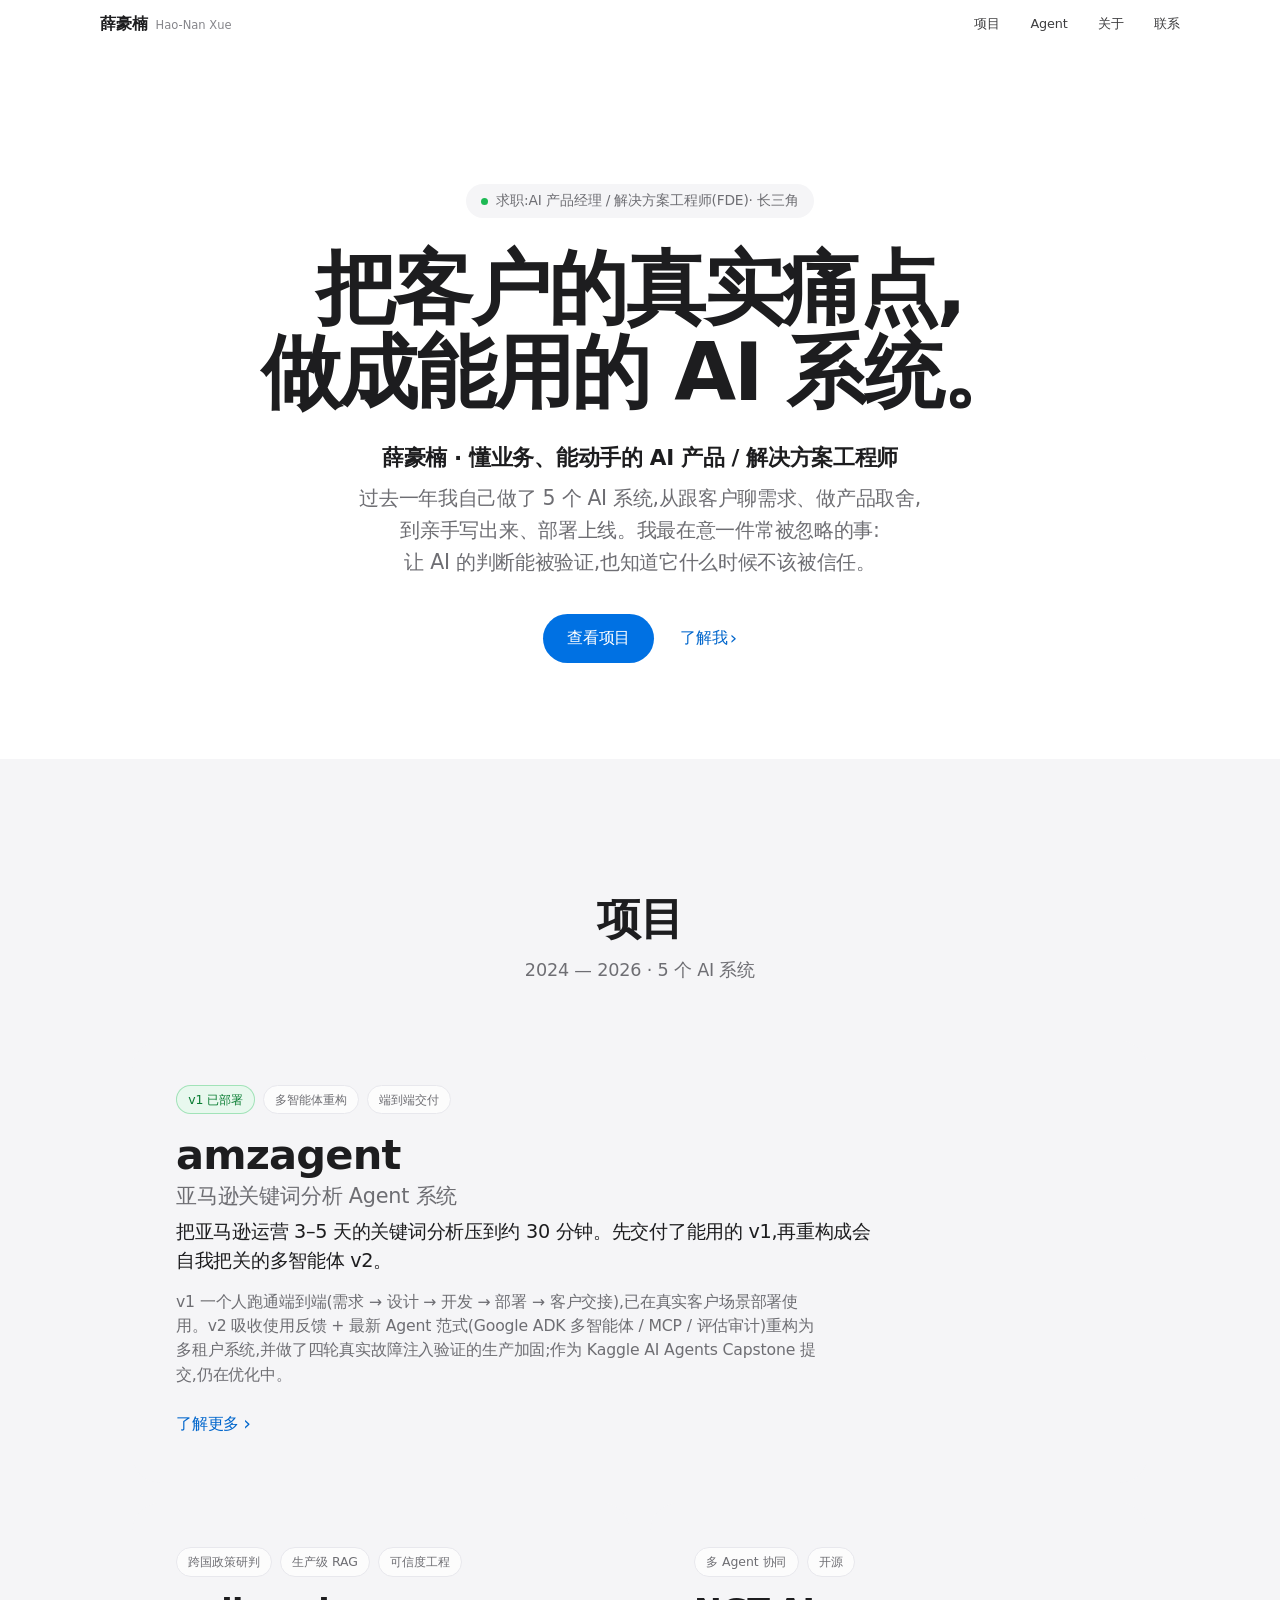
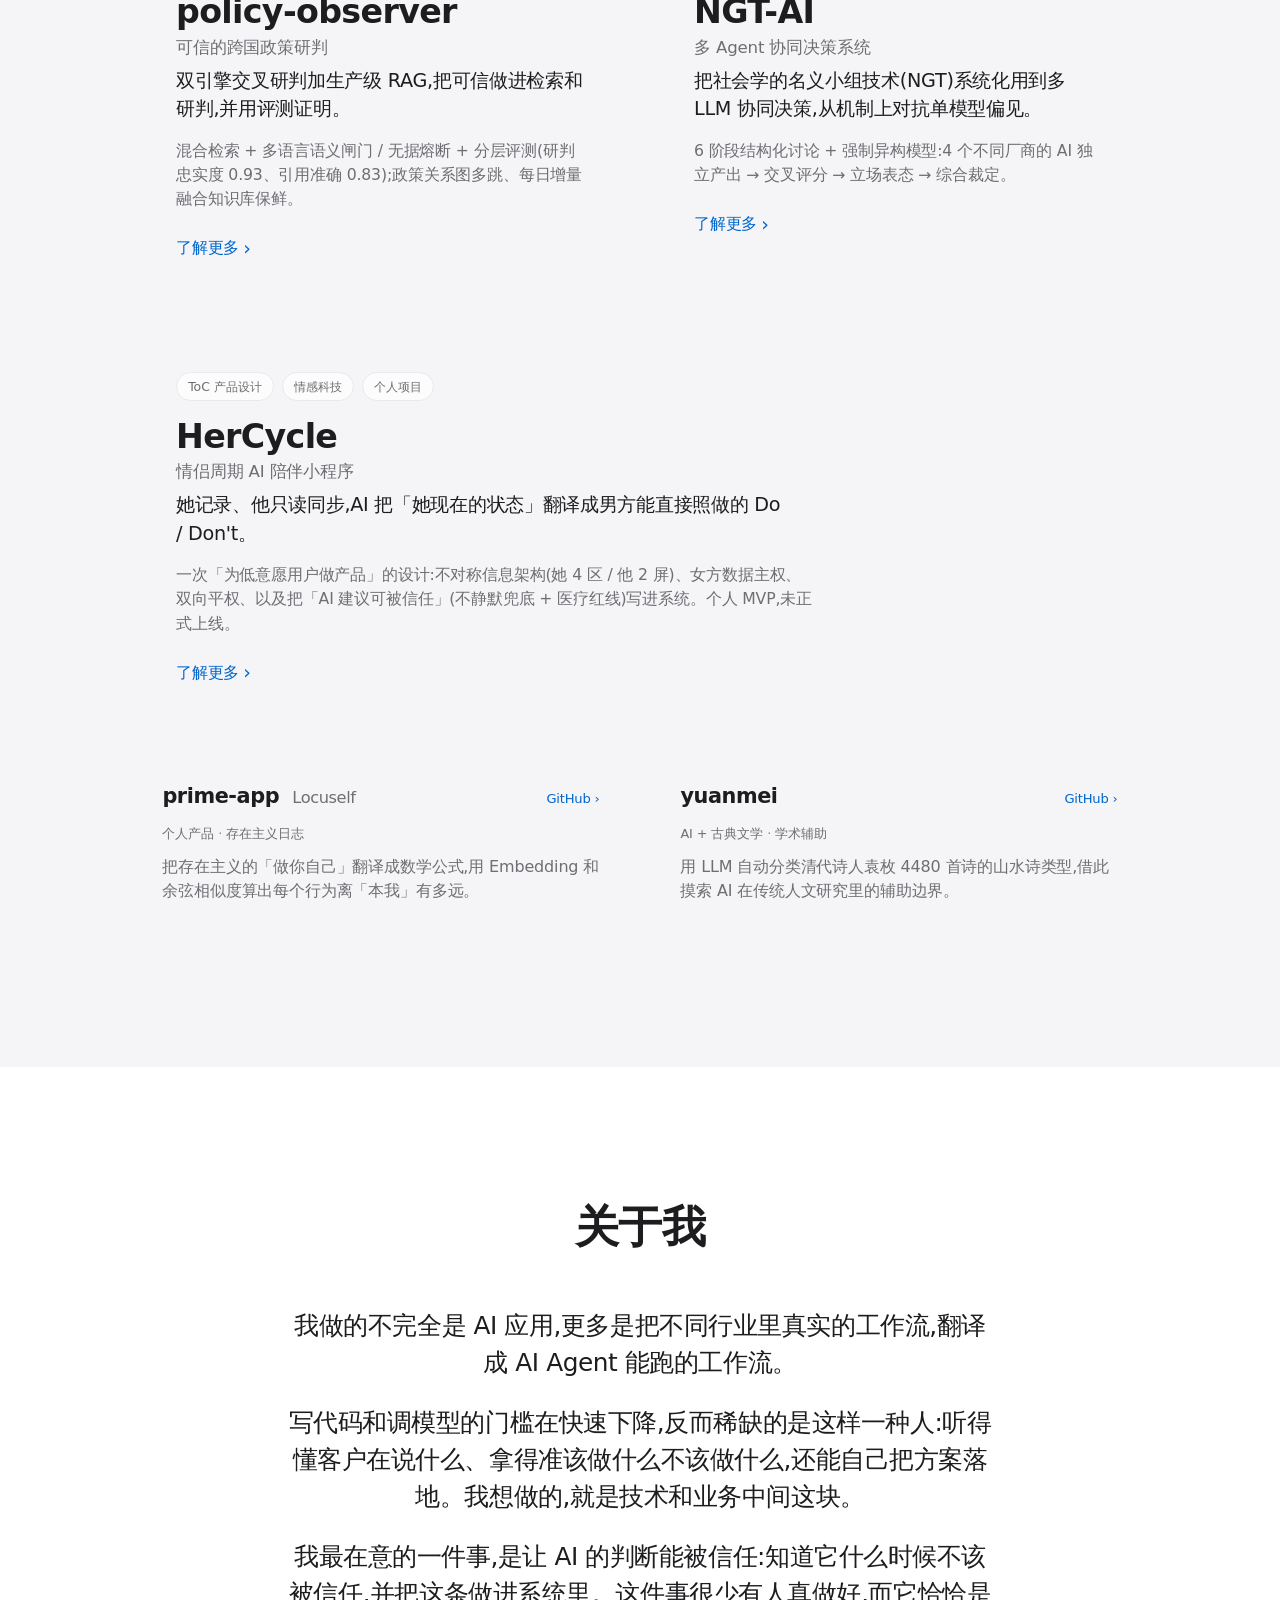
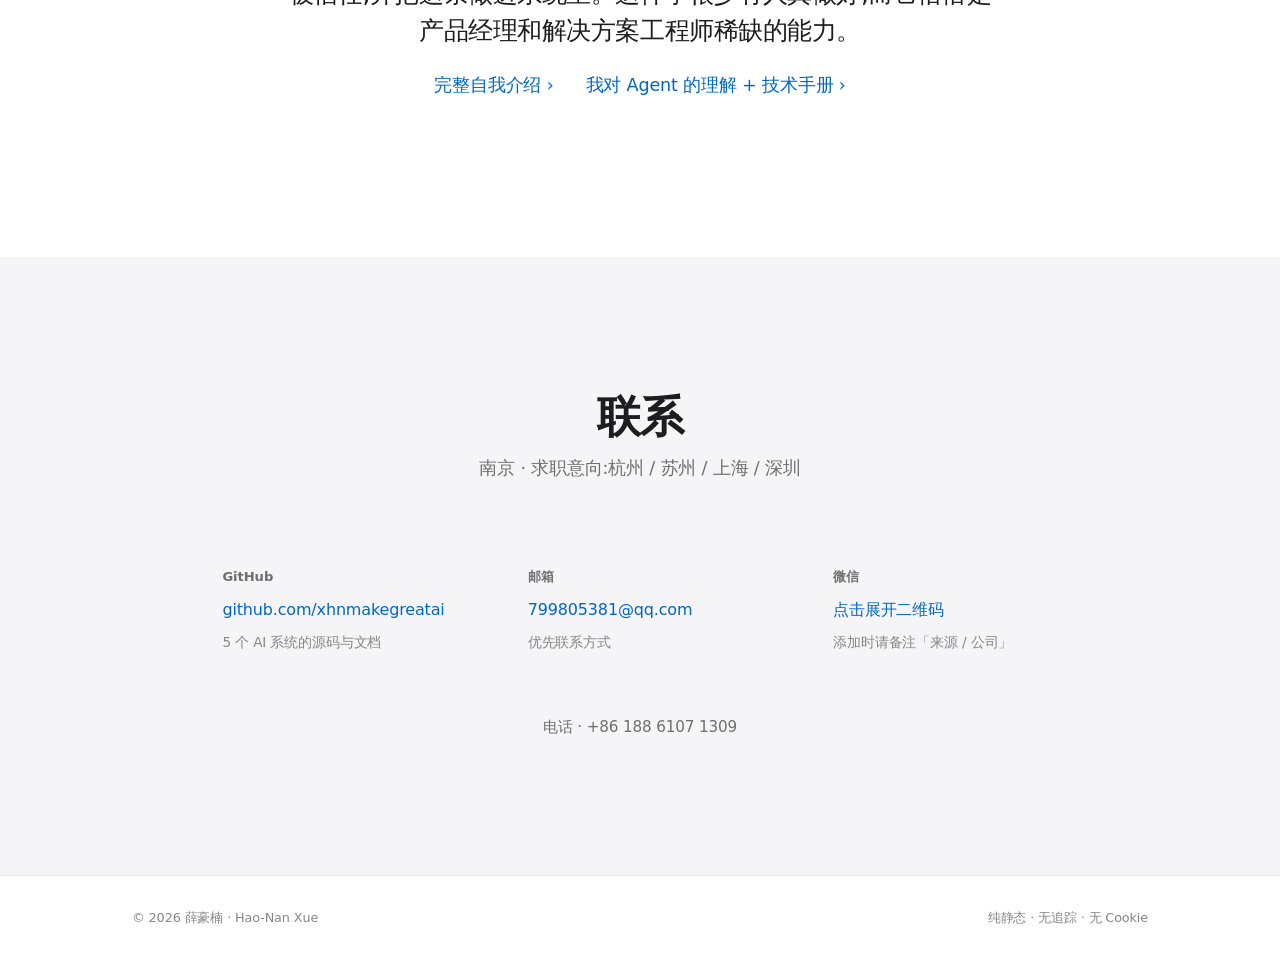
<file: index.html>
<!DOCTYPE html>
<html lang="zh-CN">
<head>
<meta charset="UTF-8" />
<meta name="viewport" content="width=device-width, initial-scale=1.0" />
<title>薛豪楠 · 把客户的真实痛点,做成能用的 AI 系统</title>
<meta name="description" content="薛豪楠 — 面向 AI 产品经理 / 解决方案工程师(FDE)岗位。懂业务、能动手,独立交付过 5 个 AI 系统:从需求挖掘、产品取舍,到开发、部署、客户培训。" />
<!-- 分享卡片:部署后把 og:image / twitter:image 换成绝对地址 https://你的域名/assets/og-cover.jpg -->
<meta property="og:type" content="website" />
<meta property="og:locale" content="zh_CN" />
<meta property="og:title" content="薛豪楠 · 把客户的真实痛点,做成能用的 AI 系统" />
<meta property="og:description" content="懂业务、能动手的 AI 产品 / 解决方案工程师。独立交付过 5 个 AI 系统:从需求挖掘、产品取舍,到开发、部署、客户培训。" />
<meta property="og:image" content="https://xhnmakegreatai.github.io/assets/og-cover.jpg" />
<meta name="twitter:card" content="summary_large_image" />
<meta name="twitter:image" content="https://xhnmakegreatai.github.io/assets/og-cover.jpg" />
<link rel="icon" type="image/svg+xml" href="assets/favicon.svg" />
<link rel="stylesheet" href="assets/styles.css" />
</head>
<body>

<header class="nav" id="nav" data-screen-label="00 Home — Nav">
  <div class="shell nav__inner">
    <a class="nav__brand" href="index.html">薛豪楠<small>Hao-Nan Xue</small></a>
    <nav class="nav__links">
      <a href="#projects">项目</a>
      <a href="agent.html">Agent</a>
      <a href="about.html">关于</a>
      <a href="#contact">联系</a>
    </nav>
  </div>
</header>

<main data-screen-label="00 Home">

  <!-- HERO -->
  <section class="shell hero" data-screen-label="01 Hero">
    <div class="hero__status">
      <span>求职:AI 产品经理 / 解决方案工程师(FDE)· 长三角</span>
    </div>
    <h1 class="hero__title">把客户的真实痛点,<br />做成能用的 AI 系统。</h1>
    <div class="hero__sub">
      <span class="name">薛豪楠 · 懂业务、能动手的 AI 产品 / 解决方案工程师</span>
      过去一年我自己做了 5 个 AI 系统,从跟客户聊需求、做产品取舍,<br />
      到亲手写出来、部署上线。我最在意一件常被忽略的事:<br />
      让 AI 的判断能被验证,也知道它什么时候不该被信任。
    </div>
    <div class="hero__actions">
      <a class="btn-pill" href="#projects">查看项目</a>
      <a class="cta" href="about.html">了解我</a>
    </div>
  </section>

  <!-- PROJECTS -->
  <section class="section section--gray" id="projects" data-screen-label="02 Projects">
    <div class="shell">
      <div class="section__head">
        <h2 class="section__title">项目</h2>
        <span class="section__meta">2024 — 2026 · 5 个 AI 系统</span>
      </div>

      <div class="cards">

        <!-- Feature card -->
        <a class="card card--feature" href="projects/amzagent.html">
          <div class="card__tags">
            <span class="deployed">v1 已部署</span><span>多智能体重构</span><span>端到端交付</span>
          </div>
          <div class="card__name">amzagent<em>亚马逊关键词分析 Agent 系统</em></div>
          <p class="card__oneliner">把亚马逊运营 3–5 天的关键词分析压到约 30 分钟。先交付了能用的 v1,再重构成会自我把关的多智能体 v2。</p>
          <p class="card__desc">v1 一个人跑通端到端(需求 → 设计 → 开发 → 部署 → 客户交接),已在真实客户场景部署使用。v2 吸收使用反馈 + 最新 Agent 范式(Google ADK 多智能体 / MCP / 评估审计)重构为多租户系统,并做了四轮真实故障注入验证的生产加固;作为 Kaggle AI Agents Capstone 提交,仍在优化中。</p>
          <span class="card__arrow"></span>
        </a>

        <!-- Two-up -->
        <a class="card" href="projects/policy-observer.html">
          <div class="card__tags">
            <span>跨国政策研判</span><span>生产级 RAG</span><span>可信度工程</span>
          </div>
          <div class="card__name">policy-observer<em>可信的跨国政策研判</em></div>
          <p class="card__oneliner">双引擎交叉研判加生产级 RAG,把可信做进检索和研判,并用评测证明。</p>
          <p class="card__desc">混合检索 + 多语言语义闸门 / 无据熔断 + 分层评测(研判忠实度 0.93、引用准确 0.83);政策关系图多跳、每日增量融合知识库保鲜。</p>
          <span class="card__arrow"></span>
        </a>

        <a class="card" href="projects/ngt-ai.html">
          <div class="card__tags">
            <span>多 Agent 协同</span><span>开源</span>
          </div>
          <div class="card__name">NGT-AI<em>多 Agent 协同决策系统</em></div>
          <p class="card__oneliner">把社会学的名义小组技术(NGT)系统化用到多 LLM 协同决策,从机制上对抗单模型偏见。</p>
          <p class="card__desc">6 阶段结构化讨论 + 强制异构模型:4 个不同厂商的 AI 独立产出 → 交叉评分 → 立场表态 → 综合裁定。</p>
          <span class="card__arrow"></span>
        </a>

        <a class="card" href="projects/hercycle.html" style="grid-column: 1 / -1;">
          <div class="card__tags">
            <span>ToC 产品设计</span><span>情感科技</span><span>个人项目</span>
          </div>
          <div class="card__name">HerCycle<em>情侣周期 AI 陪伴小程序</em></div>
          <p class="card__oneliner">她记录、他只读同步,AI 把「她现在的状态」翻译成男方能直接照做的 Do / Don't。</p>
          <p class="card__desc">一次「为低意愿用户做产品」的设计:不对称信息架构(她 4 区 / 他 2 屏)、女方数据主权、双向平权、以及把「AI 建议可被信任」(不静默兜底 + 医疗红线)写进系统。个人 MVP,未正式上线。</p>
          <span class="card__arrow"></span>
        </a>

        <!-- Aux row -->
        <div class="cards-aux">
          <a class="card-sm" href="https://github.com/xhnmakegreatai/prime-app" target="_blank" rel="noopener">
            <div class="card-sm__head">
              <div class="card-sm__name">prime-app <em>Locuself</em></div>
              <span class="card-sm__ext">GitHub ›</span>
            </div>
            <div class="card-sm__tags"><span>个人产品</span><span>存在主义日志</span></div>
            <p class="card-sm__oneliner">把存在主义的「做你自己」翻译成数学公式,用 Embedding 和余弦相似度算出每个行为离「本我」有多远。</p>
          </a>
          <a class="card-sm" href="https://github.com/xhnmakegreatai/yuanmei" target="_blank" rel="noopener">
            <div class="card-sm__head">
              <div class="card-sm__name">yuanmei</div>
              <span class="card-sm__ext">GitHub ›</span>
            </div>
            <div class="card-sm__tags"><span>AI + 古典文学</span><span>学术辅助</span></div>
            <p class="card-sm__oneliner">用 LLM 自动分类清代诗人袁枚 4480 首诗的山水诗类型,借此摸索 AI 在传统人文研究里的辅助边界。</p>
          </a>
        </div>

      </div>
    </div>
  </section>

  <!-- ABOUT SUMMARY -->
  <section class="section" id="about" data-screen-label="03 About summary">
    <div class="shell">
      <div class="section__head">
        <h2 class="section__title">关于我</h2>
      </div>
      <div class="about-summary">
        <p>我做的不完全是 AI 应用,更多是把不同行业里真实的工作流,翻译成 AI Agent 能跑的工作流。</p>
        <p>写代码和调模型的门槛在快速下降,反而稀缺的是这样一种人:听得懂客户在说什么、拿得准该做什么不该做什么,还能自己把方案落地。我想做的,就是技术和业务中间这块。</p>
        <p>我最在意的一件事,是让 AI 的判断能被信任:知道它什么时候不该被信任,并把这条做进系统里。这件事很少有人真做好,而它恰恰是产品经理和解决方案工程师稀缺的能力。</p>
        <p class="about-summary__more">
          <a class="more" href="about.html">完整自我介绍 ›</a>
          <a class="more" href="agent.html">我对 Agent 的理解 + 技术手册 ›</a>
        </p>
      </div>
    </div>
  </section>

  <!-- CONTACT -->
  <section class="section section--gray" id="contact" data-screen-label="04 Contact">
    <div class="shell">
      <div class="section__head">
        <h2 class="section__title">联系</h2>
        <span class="section__meta">南京 · 求职意向:杭州 / 苏州 / 上海 / 深圳</span>
      </div>

      <div class="contact">
        <div class="contact__item">
          <div class="contact__label">GitHub</div>
          <div class="contact__value"><a href="https://github.com/xhnmakegreatai" target="_blank" rel="noopener">github.com/xhnmakegreatai</a></div>
          <div class="contact__hint">5 个 AI 系统的源码与文档</div>
        </div>
        <div class="contact__item">
          <div class="contact__label">邮箱</div>
          <div class="contact__value"><a href="mailto:799805381@qq.com">799805381@qq.com</a></div>
          <div class="contact__hint">优先联系方式</div>
        </div>
        <div class="contact__item">
          <button class="wechat-toggle" type="button" aria-expanded="false" id="wechatBtn">
            <div class="contact__label">微信</div>
            <div class="contact__value" style="color: var(--accent-deep);">点击展开二维码</div>
            <div class="contact__hint">添加时请备注「来源 / 公司」</div>
          </button>
          <div class="wechat-popover" id="wechatPop">
            <img class="qr-img" src="assets/qr-wechat.png" alt="薛豪楠的微信二维码" width="180" height="180" />
            <div class="qr-caption">扫一扫,添加我为朋友 · 备注「来源 / 公司」</div>
          </div>
        </div>
      </div>

      <p style="margin-top: 2rem; text-align: center; font-size: 0.95rem; color: var(--ink-mute); letter-spacing: -0.01em;">
        电话 · <span class="tabular">+86 188 6107 1309</span>
      </p>
    </div>
  </section>

</main>

<footer class="foot">
  <div class="shell foot__inner">
    <span>© 2026 薛豪楠 · Hao-Nan Xue</span>
    <span>纯静态 · 无追踪 · 无 Cookie</span>
  </div>
</footer>

<script>
  const nav = document.getElementById('nav');
  const onScroll = () => nav.classList.toggle('is-scrolled', window.scrollY > 8);
  document.addEventListener('scroll', onScroll, { passive: true });
  onScroll();

  const wxBtn = document.getElementById('wechatBtn');
  const wxPop = document.getElementById('wechatPop');
  wxBtn.addEventListener('click', () => {
    const open = wxPop.classList.toggle('is-open');
    wxBtn.setAttribute('aria-expanded', String(open));
  });
</script>

</body>
</html>
</file>
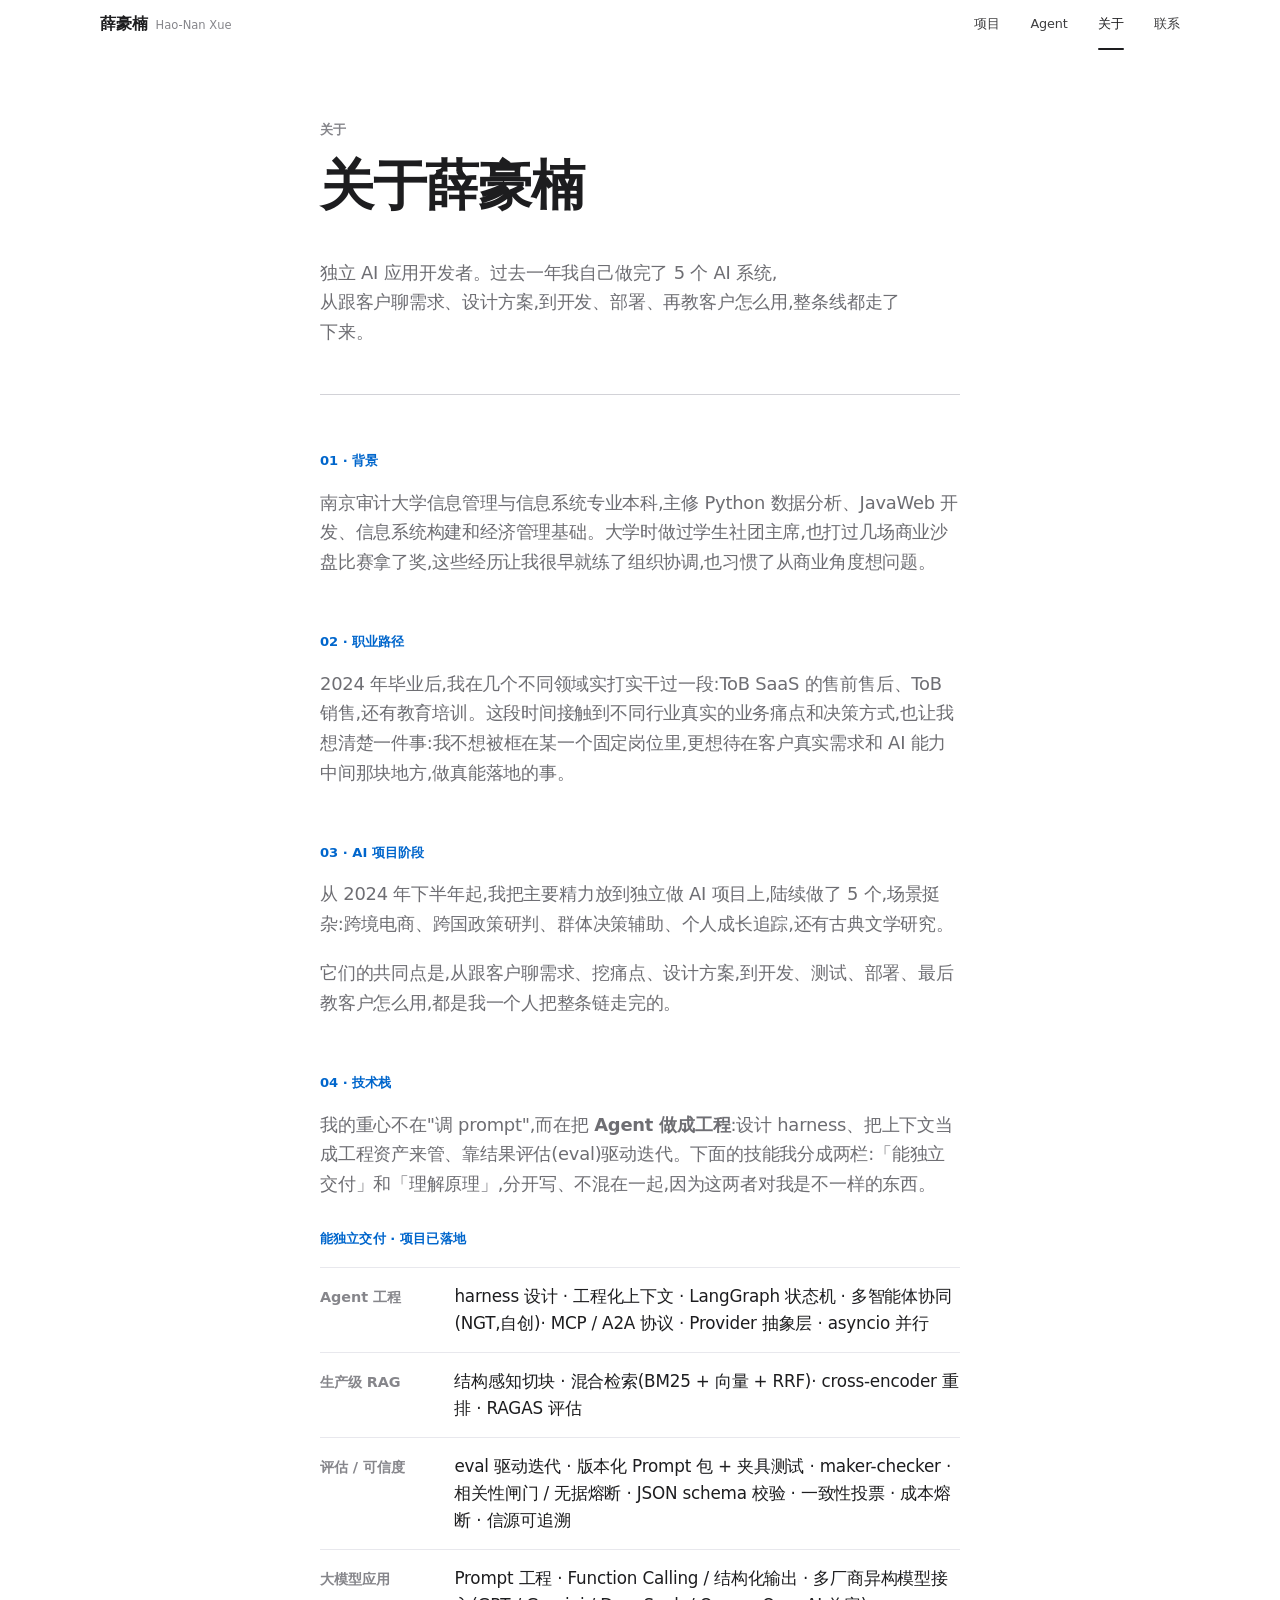
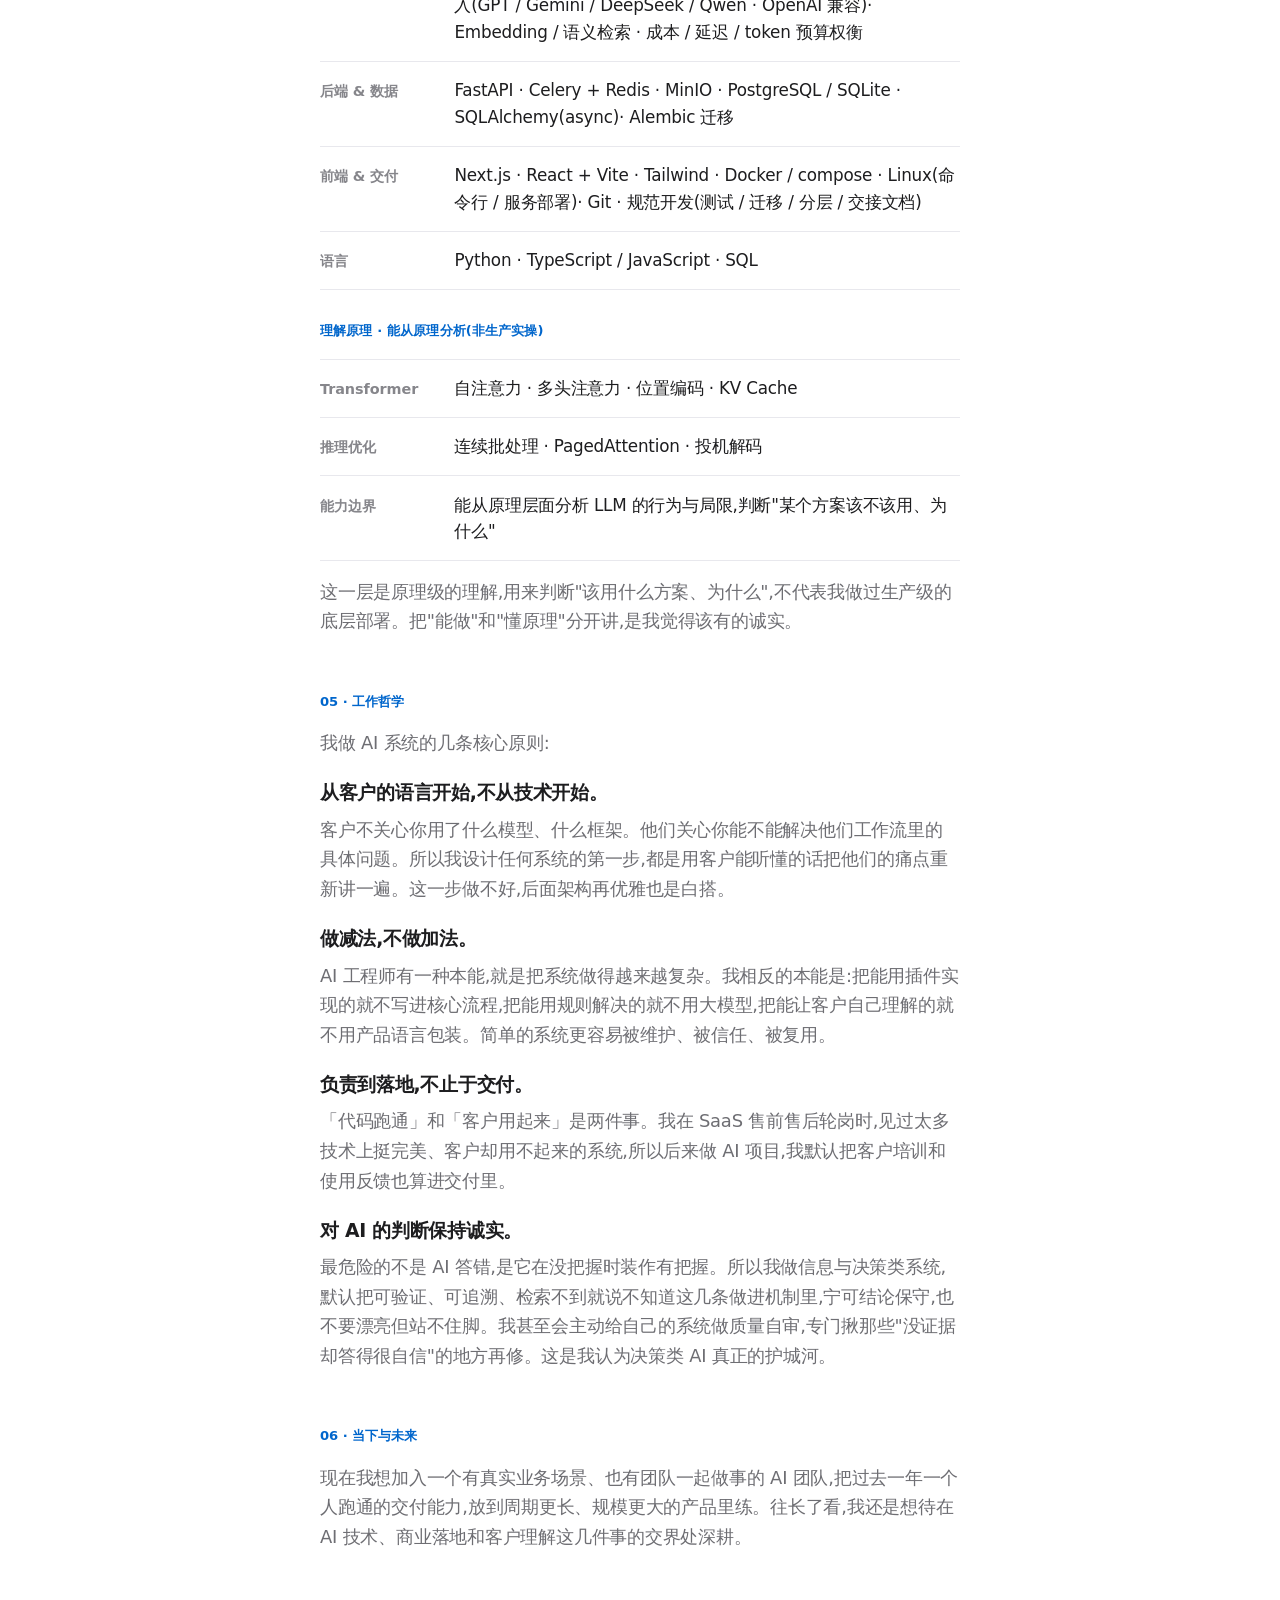
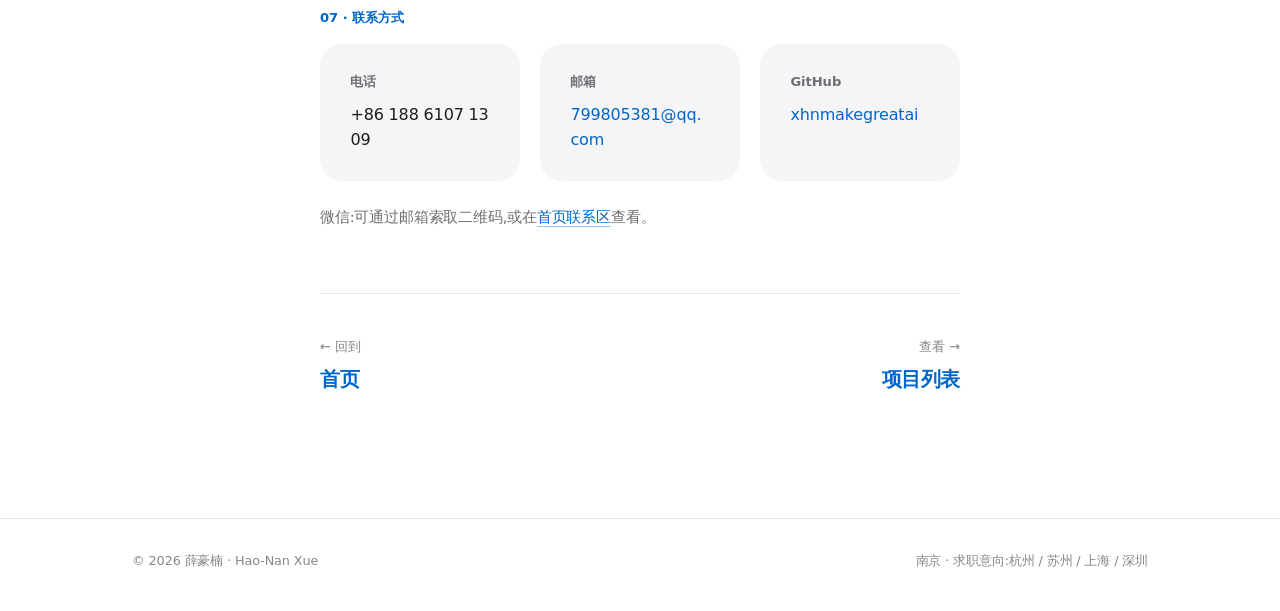
<file: about.html>
<!DOCTYPE html>
<html lang="zh-CN">
<head>
<meta charset="UTF-8" />
<meta name="viewport" content="width=device-width, initial-scale=1.0" />
<title>关于薛豪楠 — 独立 AI 应用开发者</title>
<meta name="description" content="薛豪楠 — 南京审计大学信息管理与信息系统专业,独立 AI 应用开发者。从客户语言开始,做减法,负责到落地。" />
<!-- 分享卡片:部署后把 og:image / twitter:image 换成绝对地址 https://你的域名/assets/og-cover.jpg -->
<meta property="og:type" content="profile" />
<meta property="og:locale" content="zh_CN" />
<meta property="og:title" content="关于薛豪楠 — 独立 AI 应用开发者" />
<meta property="og:description" content="独立 AI 应用开发者。从客户语言开始,做减法,负责到落地。" />
<meta property="og:image" content="https://xhnmakegreatai.github.io/assets/og-cover.jpg" />
<meta name="twitter:card" content="summary_large_image" />
<meta name="twitter:image" content="https://xhnmakegreatai.github.io/assets/og-cover.jpg" />
<link rel="icon" type="image/svg+xml" href="assets/favicon.svg" />
<link rel="stylesheet" href="assets/styles.css" />
</head>
<body>

<header class="nav" id="nav" data-screen-label="About — Nav">
  <div class="shell nav__inner">
    <a class="nav__brand" href="index.html">薛豪楠<small>Hao-Nan Xue</small></a>
    <nav class="nav__links">
      <a href="index.html#projects">项目</a>
      <a href="agent.html">Agent</a>
      <a href="about.html" class="is-active">关于</a>
      <a href="index.html#contact">联系</a>
    </nav>
  </div>
</header>

<main class="shell about-page" data-screen-label="About page">

  <div class="detail__crumb">关于</div>
  <h1>关于薛豪楠</h1>

  <p class="lede" style="margin-bottom: 3rem; max-width: 38rem;">
    独立 AI 应用开发者。过去一年我自己做完了 5 个 AI 系统,<br />
    从跟客户聊需求、设计方案,到开发、部署、再教客户怎么用,整条线都走了下来。
  </p>

  <hr class="rule" />

  <!-- Background -->
  <div class="section-h">01 · 背景</div>
  <p>南京审计大学信息管理与信息系统专业本科,主修 Python 数据分析、JavaWeb 开发、信息系统构建和经济管理基础。大学时做过学生社团主席,也打过几场商业沙盘比赛拿了奖,这些经历让我很早就练了组织协调,也习惯了从商业角度想问题。</p>

  <!-- Career path -->
  <div class="section-h">02 · 职业路径</div>
  <p>2024 年毕业后,我在几个不同领域实打实干过一段:ToB SaaS 的售前售后、ToB 销售,还有教育培训。这段时间接触到不同行业真实的业务痛点和决策方式,也让我想清楚一件事:我不想被框在某一个固定岗位里,更想待在客户真实需求和 AI 能力中间那块地方,做真能落地的事。</p>

  <!-- AI phase -->
  <div class="section-h">03 · AI 项目阶段</div>
  <p>从 2024 年下半年起,我把主要精力放到独立做 AI 项目上,陆续做了 5 个,场景挺杂:跨境电商、跨国政策研判、群体决策辅助、个人成长追踪,还有古典文学研究。</p>
  <p>它们的共同点是,从跟客户聊需求、挖痛点、设计方案,到开发、测试、部署、最后教客户怎么用,都是我一个人把整条链走完的。</p>

  <!-- Tech stack -->
  <div class="section-h">04 · 技术栈</div>
  <p>我的重心不在"调 prompt",而在把 <b>Agent 做成工程</b>:设计 harness、把上下文当成工程资产来管、靠结果评估(eval)驱动迭代。下面的技能我分成两栏:「能独立交付」和「理解原理」,分开写、不混在一起,因为这两者对我是不一样的东西。</p>

  <div class="skills-tier">能独立交付 · 项目已落地</div>
  <dl class="skills">
    <div><dt>Agent 工程</dt><dd>harness 设计 · 工程化上下文 · LangGraph 状态机 · 多智能体协同(NGT,自创)· MCP / A2A 协议 · Provider 抽象层 · asyncio 并行</dd></div>
    <div><dt>生产级 RAG</dt><dd>结构感知切块 · 混合检索(BM25 + 向量 + RRF)· cross-encoder 重排 · RAGAS 评估</dd></div>
    <div><dt>评估 / 可信度</dt><dd>eval 驱动迭代 · 版本化 Prompt 包 + 夹具测试 · maker-checker · 相关性闸门 / 无据熔断 · JSON schema 校验 · 一致性投票 · 成本熔断 · 信源可追溯</dd></div>
    <div><dt>大模型应用</dt><dd>Prompt 工程 · Function Calling / 结构化输出 · 多厂商异构模型接入(GPT / Gemini / DeepSeek / Qwen · OpenAI 兼容)· Embedding / 语义检索 · 成本 / 延迟 / token 预算权衡</dd></div>
    <div><dt>后端 & 数据</dt><dd>FastAPI · Celery + Redis · MinIO · PostgreSQL / SQLite · SQLAlchemy(async)· Alembic 迁移</dd></div>
    <div><dt>前端 & 交付</dt><dd>Next.js · React + Vite · Tailwind · Docker / compose · Linux(命令行 / 服务部署)· Git · 规范开发(测试 / 迁移 / 分层 / 交接文档)</dd></div>
    <div><dt>语言</dt><dd>Python · TypeScript / JavaScript · SQL</dd></div>
  </dl>

  <div class="skills-tier">理解原理 · 能从原理分析(非生产实操)</div>
  <dl class="skills">
    <div><dt>Transformer</dt><dd>自注意力 · 多头注意力 · 位置编码 · KV Cache</dd></div>
    <div><dt>推理优化</dt><dd>连续批处理 · PagedAttention · 投机解码</dd></div>
    <div><dt>能力边界</dt><dd>能从原理层面分析 LLM 的行为与局限,判断"某个方案该不该用、为什么"</dd></div>
  </dl>
  <p class="skills-note">这一层是原理级的理解,用来判断"该用什么方案、为什么",不代表我做过生产级的底层部署。把"能做"和"懂原理"分开讲,是我觉得该有的诚实。</p>

  <!-- Philosophy -->
  <div class="section-h">05 · 工作哲学</div>
  <p>我做 AI 系统的几条核心原则:</p>

  <p>
    <strong>从客户的语言开始,不从技术开始。</strong>
    客户不关心你用了什么模型、什么框架。他们关心你能不能解决他们工作流里的具体问题。所以我设计任何系统的第一步,都是用客户能听懂的话把他们的痛点重新讲一遍。这一步做不好,后面架构再优雅也是白搭。
  </p>

  <p>
    <strong>做减法,不做加法。</strong>
    AI 工程师有一种本能,就是把系统做得越来越复杂。我相反的本能是:把能用插件实现的就不写进核心流程,把能用规则解决的就不用大模型,把能让客户自己理解的就不用产品语言包装。简单的系统更容易被维护、被信任、被复用。
  </p>

  <p>
    <strong>负责到落地,不止于交付。</strong>
    「代码跑通」和「客户用起来」是两件事。我在 SaaS 售前售后轮岗时,见过太多技术上挺完美、客户却用不起来的系统,所以后来做 AI 项目,我默认把客户培训和使用反馈也算进交付里。
  </p>

  <p>
    <strong>对 AI 的判断保持诚实。</strong>
    最危险的不是 AI 答错,是它在没把握时装作有把握。所以我做信息与决策类系统,默认把可验证、可追溯、检索不到就说不知道这几条做进机制里,宁可结论保守,也不要漂亮但站不住脚。我甚至会主动给自己的系统做质量自审,专门揪那些"没证据却答得很自信"的地方再修。这是我认为决策类 AI 真正的护城河。
  </p>

  <!-- Now & next -->
  <div class="section-h">06 · 当下与未来</div>
  <p>现在我想加入一个有真实业务场景、也有团队一起做事的 AI 团队,把过去一年一个人跑通的交付能力,放到周期更长、规模更大的产品里练。往长了看,我还是想待在 AI 技术、商业落地和客户理解这几件事的交界处深耕。</p>

  <!-- Contact -->
  <div class="section-h">07 · 联系方式</div>

  <div class="contact" style="margin-top: 0.8rem;">
    <div class="contact__item">
      <div class="contact__label">电话</div>
      <div class="contact__value tabular">+86 188 6107 1309</div>
    </div>
    <div class="contact__item">
      <div class="contact__label">邮箱</div>
      <div class="contact__value"><a href="mailto:799805381@qq.com">799805381@qq.com</a></div>
    </div>
    <div class="contact__item">
      <div class="contact__label">GitHub</div>
      <div class="contact__value"><a href="https://github.com/xhnmakegreatai" target="_blank" rel="noopener">xhnmakegreatai</a></div>
    </div>
  </div>

  <p style="margin-top: 1.5rem; font-family: var(--sans-cn); font-size: 0.92rem; color: var(--ink-mute);">
    微信:可通过邮箱索取二维码,或在<a href="index.html#contact" style="color:var(--accent-deep);border-bottom:1px solid color-mix(in srgb, var(--accent) 40%, transparent);padding-bottom:1px;">首页联系区</a>查看。
  </p>

  <nav class="pager" data-screen-label="Pager" style="margin-top: 4rem;">
    <a href="index.html"><span class="label">← 回到</span><span class="name">首页</span></a>
    <a href="index.html#projects"><span class="label">查看 →</span><span class="name">项目列表</span></a>
  </nav>

</main>

<footer class="foot">
  <div class="shell foot__inner">
    <span>© 2026 薛豪楠 · Hao-Nan Xue</span>
    <span>南京 · 求职意向:杭州 / 苏州 / 上海 / 深圳</span>
  </div>
</footer>

<script>
  const nav = document.getElementById('nav');
  const onScroll = () => nav.classList.toggle('is-scrolled', window.scrollY > 8);
  document.addEventListener('scroll', onScroll, { passive: true });
  onScroll();
</script>

</body>
</html>
</file>
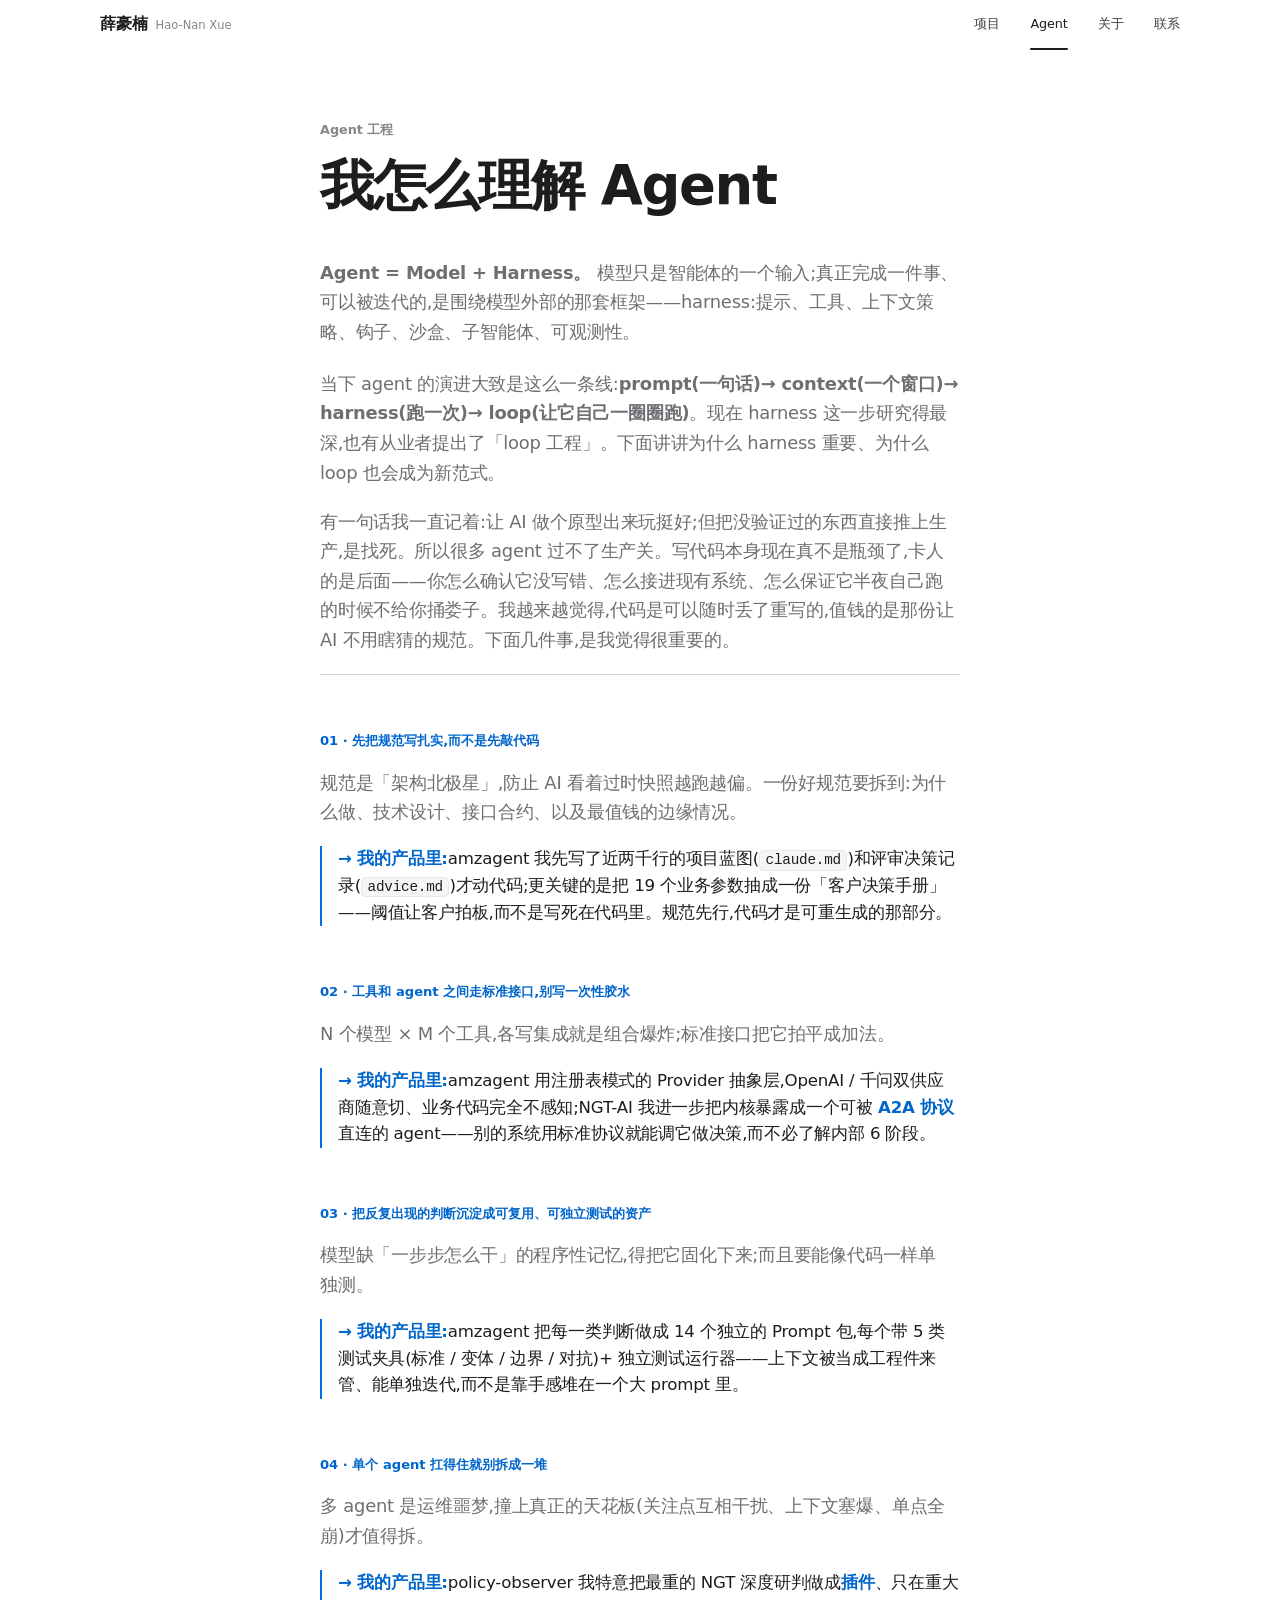
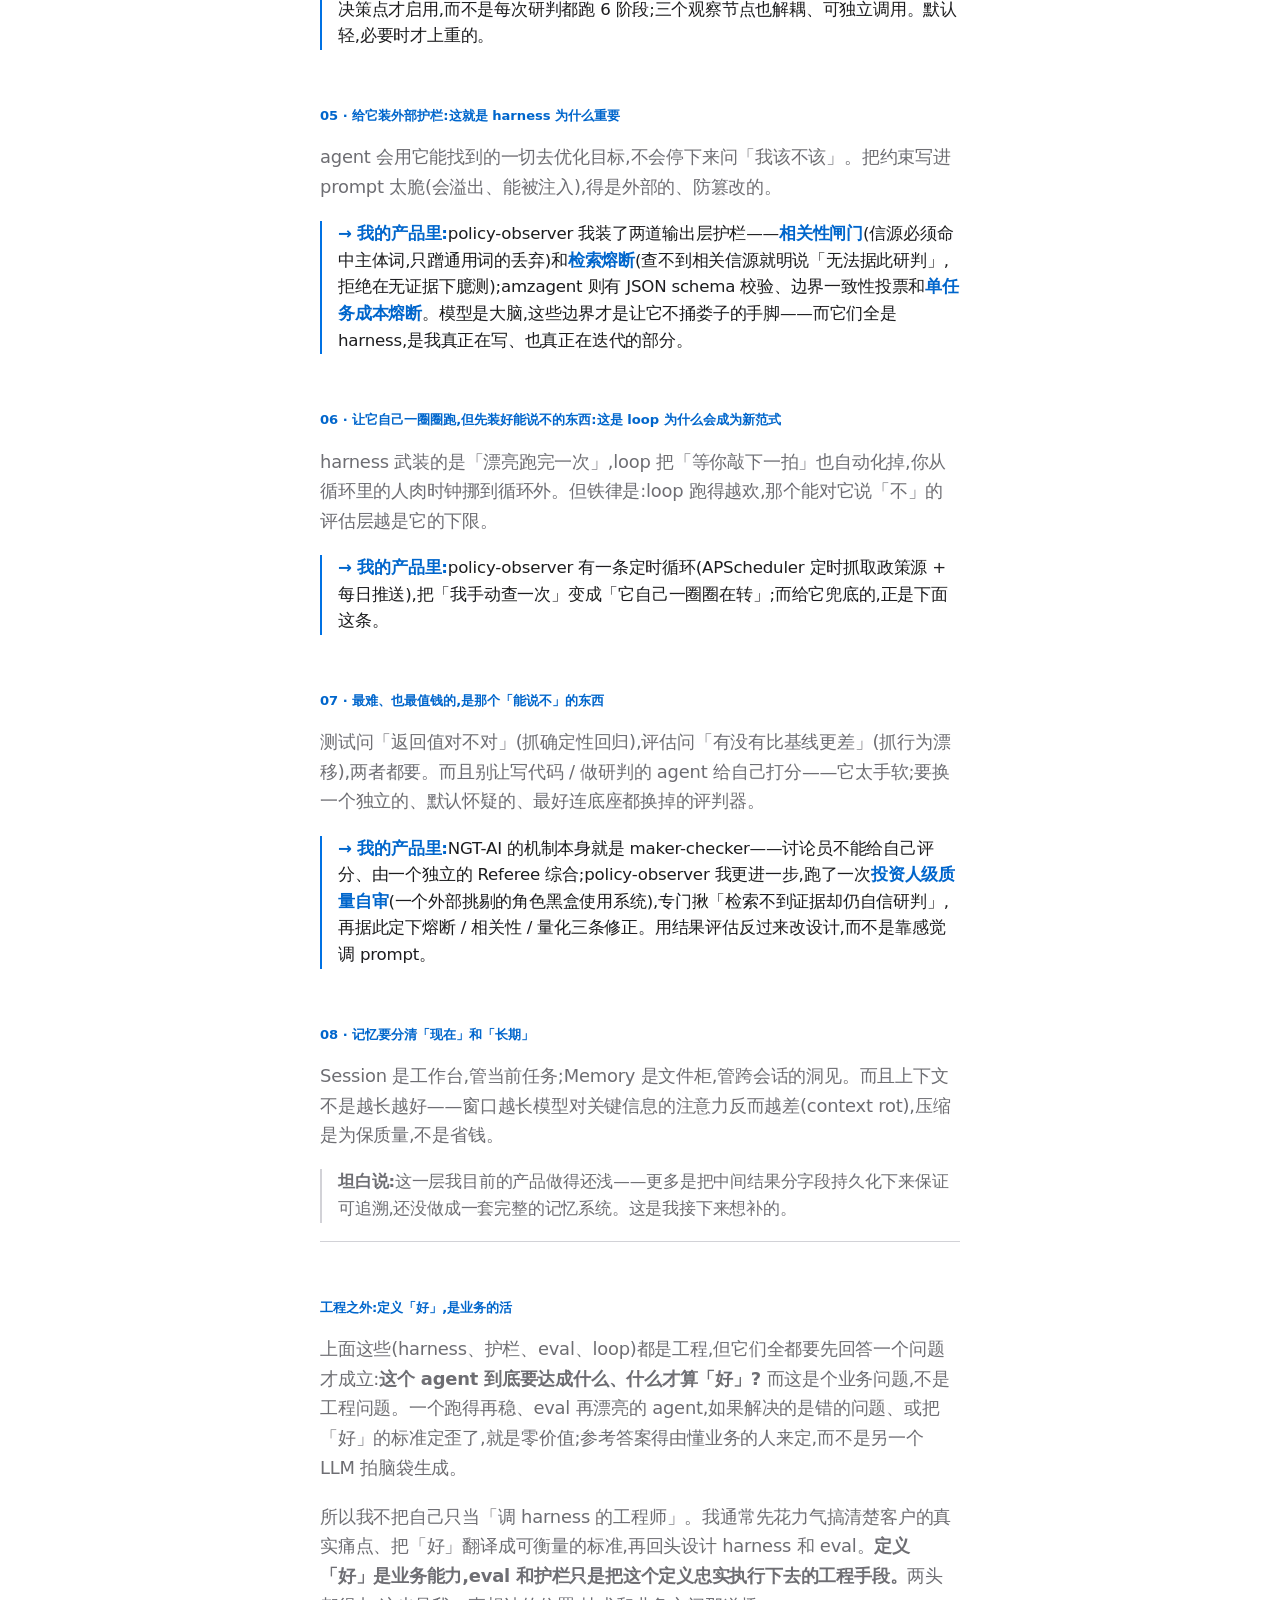
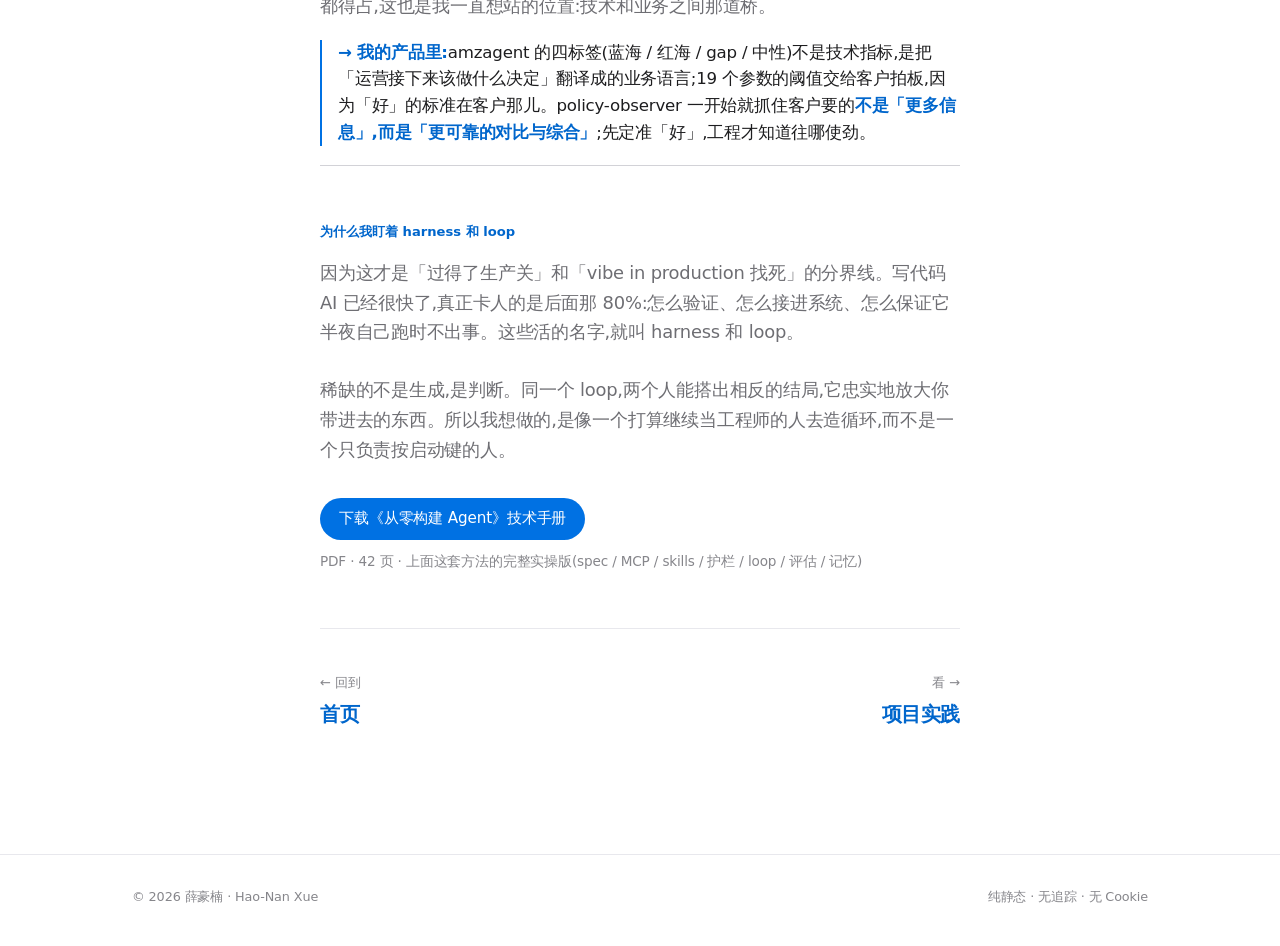
<file: agent.html>
<!DOCTYPE html>
<html lang="zh-CN">
<head>
<meta charset="UTF-8" />
<meta name="viewport" content="width=device-width, initial-scale=1.0" />
<title>Agent 工程 · 我怎么理解 Agent — 薛豪楠</title>
<meta name="description" content="薛豪楠对 Agent 的理解:Agent 是需要工程化的 harness,不是更聪明的 prompt。重心在 harness 设计、工程化上下文(Context Engineering)、用结果评估驱动迭代。附《从零构建 Agent》技术手册下载。" />
<!-- 分享卡片:部署后把 og:image / twitter:image 换成绝对地址 https://你的域名/assets/og-cover.jpg -->
<meta property="og:type" content="article" />
<meta property="og:locale" content="zh_CN" />
<meta property="og:title" content="Agent 工程 · 我怎么理解 Agent" />
<meta property="og:description" content="Agent 是需要工程化的 harness,不是更聪明的 prompt。harness 设计 + 工程化上下文 + eval 驱动迭代。附《从零构建 Agent》手册下载。" />
<meta property="og:image" content="https://xhnmakegreatai.github.io/assets/og-cover.jpg" />
<meta name="twitter:card" content="summary_large_image" />
<meta name="twitter:image" content="https://xhnmakegreatai.github.io/assets/og-cover.jpg" />
<link rel="icon" type="image/svg+xml" href="assets/favicon.svg" />
<link rel="stylesheet" href="assets/styles.css" />
</head>
<body>

<header class="nav" id="nav" data-screen-label="Agent — Nav">
  <div class="shell nav__inner">
    <a class="nav__brand" href="index.html">薛豪楠<small>Hao-Nan Xue</small></a>
    <nav class="nav__links">
      <a href="index.html#projects">项目</a>
      <a href="agent.html" class="is-active">Agent</a>
      <a href="about.html">关于</a>
      <a href="index.html#contact">联系</a>
    </nav>
  </div>
</header>

<main class="shell about-page" data-screen-label="Agent page">

  <div class="detail__crumb">Agent 工程</div>
  <h1>我怎么理解 Agent</h1>

  <p class="lede" style="margin-bottom: 1.4rem; max-width: 40rem;">
    <b>Agent = Model + Harness。</b> 模型只是智能体的一个输入;真正完成一件事、可以被迭代的,是围绕模型外部的那套框架——harness:提示、工具、上下文策略、钩子、沙盒、子智能体、可观测性。
  </p>
  <p style="max-width: 40rem;">当下 agent 的演进大致是这么一条线:<b>prompt(一句话)→ context(一个窗口)→ harness(跑一次)→ loop(让它自己一圈圈跑)</b>。现在 harness 这一步研究得最深,也有从业者提出了「loop 工程」。下面讲讲为什么 harness 重要、为什么 loop 也会成为新范式。</p>
  <p style="max-width: 40rem;">有一句话我一直记着:让 AI 做个原型出来玩挺好;但把没验证过的东西直接推上生产,是找死。所以很多 agent 过不了生产关。写代码本身现在真不是瓶颈了,卡人的是后面——你怎么确认它没写错、怎么接进现有系统、怎么保证它半夜自己跑的时候不给你捅娄子。我越来越觉得,代码是可以随时丢了重写的,值钱的是那份让 AI 不用瞎猜的规范。下面几件事,是我觉得很重要的。</p>

  <hr class="rule" />

  <div class="section-h">01 · 先把规范写扎实,而不是先敲代码</div>
  <p>规范是「架构北极星」,防止 AI 看着过时快照越跑越偏。一份好规范要拆到:为什么做、技术设计、接口合约、以及最值钱的边缘情况。</p>
  <p class="agent-app"><b>→ 我的产品里:</b>amzagent 我先写了近两千行的项目蓝图(<code>claude.md</code>)和评审决策记录(<code>advice.md</code>)才动代码;更关键的是把 19 个业务参数抽成一份「客户决策手册」——阈值让客户拍板,而不是写死在代码里。规范先行,代码才是可重生成的那部分。</p>

  <div class="section-h">02 · 工具和 agent 之间走标准接口,别写一次性胶水</div>
  <p>N 个模型 × M 个工具,各写集成就是组合爆炸;标准接口把它拍平成加法。</p>
  <p class="agent-app"><b>→ 我的产品里:</b>amzagent 用注册表模式的 Provider 抽象层,OpenAI / 千问双供应商随意切、业务代码完全不感知;NGT-AI 我进一步把内核暴露成一个可被 <b>A2A 协议</b>直连的 agent——别的系统用标准协议就能调它做决策,而不必了解内部 6 阶段。</p>

  <div class="section-h">03 · 把反复出现的判断沉淀成可复用、可独立测试的资产</div>
  <p>模型缺「一步步怎么干」的程序性记忆,得把它固化下来;而且要能像代码一样单独测。</p>
  <p class="agent-app"><b>→ 我的产品里:</b>amzagent 把每一类判断做成 14 个独立的 Prompt 包,每个带 5 类测试夹具(标准 / 变体 / 边界 / 对抗)+ 独立测试运行器——上下文被当成工程件来管、能单独迭代,而不是靠手感堆在一个大 prompt 里。</p>

  <div class="section-h">04 · 单个 agent 扛得住就别拆成一堆</div>
  <p>多 agent 是运维噩梦,撞上真正的天花板(关注点互相干扰、上下文塞爆、单点全崩)才值得拆。</p>
  <p class="agent-app"><b>→ 我的产品里:</b>policy-observer 我特意把最重的 NGT 深度研判做成<b>插件</b>、只在重大决策点才启用,而不是每次研判都跑 6 阶段;三个观察节点也解耦、可独立调用。默认轻,必要时才上重的。</p>

  <div class="section-h">05 · 给它装外部护栏:这就是 harness 为什么重要</div>
  <p>agent 会用它能找到的一切去优化目标,不会停下来问「我该不该」。把约束写进 prompt 太脆(会溢出、能被注入),得是外部的、防篡改的。</p>
  <p class="agent-app"><b>→ 我的产品里:</b>policy-observer 我装了两道输出层护栏——<b>相关性闸门</b>(信源必须命中主体词,只蹭通用词的丢弃)和<b>检索熔断</b>(查不到相关信源就明说「无法据此研判」,拒绝在无证据下臆测);amzagent 则有 JSON schema 校验、边界一致性投票和<b>单任务成本熔断</b>。模型是大脑,这些边界才是让它不捅娄子的手脚——而它们全是 harness,是我真正在写、也真正在迭代的部分。</p>

  <div class="section-h">06 · 让它自己一圈圈跑,但先装好能说不的东西:这是 loop 为什么会成为新范式</div>
  <p>harness 武装的是「漂亮跑完一次」,loop 把「等你敲下一拍」也自动化掉,你从循环里的人肉时钟挪到循环外。但铁律是:loop 跑得越欢,那个能对它说「不」的评估层越是它的下限。</p>
  <p class="agent-app"><b>→ 我的产品里:</b>policy-observer 有一条定时循环(APScheduler 定时抓取政策源 + 每日推送),把「我手动查一次」变成「它自己一圈圈在转」;而给它兜底的,正是下面这条。</p>

  <div class="section-h">07 · 最难、也最值钱的,是那个「能说不」的东西</div>
  <p>测试问「返回值对不对」(抓确定性回归),评估问「有没有比基线更差」(抓行为漂移),两者都要。而且别让写代码 / 做研判的 agent 给自己打分——它太手软;要换一个独立的、默认怀疑的、最好连底座都换掉的评判器。</p>
  <p class="agent-app"><b>→ 我的产品里:</b>NGT-AI 的机制本身就是 maker-checker——讨论员不能给自己评分、由一个独立的 Referee 综合;policy-observer 我更进一步,跑了一次<b>投资人级质量自审</b>(一个外部挑剔的角色黑盒使用系统),专门揪「检索不到证据却仍自信研判」,再据此定下熔断 / 相关性 / 量化三条修正。用结果评估反过来改设计,而不是靠感觉调 prompt。</p>

  <div class="section-h">08 · 记忆要分清「现在」和「长期」</div>
  <p>Session 是工作台,管当前任务;Memory 是文件柜,管跨会话的洞见。而且上下文不是越长越好——窗口越长模型对关键信息的注意力反而越差(context rot),压缩是为保质量,不是省钱。</p>
  <p class="agent-app agent-app--muted"><b>坦白说:</b>这一层我目前的产品做得还浅——更多是把中间结果分字段持久化下来保证可追溯,还没做成一套完整的记忆系统。这是我接下来想补的。</p>

  <hr class="rule" />

  <div class="section-h">工程之外:定义「好」,是业务的活</div>
  <p>上面这些(harness、护栏、eval、loop)都是工程,但它们全都要先回答一个问题才成立:<b>这个 agent 到底要达成什么、什么才算「好」?</b> 而这是个业务问题,不是工程问题。一个跑得再稳、eval 再漂亮的 agent,如果解决的是错的问题、或把「好」的标准定歪了,就是零价值;参考答案得由懂业务的人来定,而不是另一个 LLM 拍脑袋生成。</p>
  <p>所以我不把自己只当「调 harness 的工程师」。我通常先花力气搞清楚客户的真实痛点、把「好」翻译成可衡量的标准,再回头设计 harness 和 eval。<b>定义「好」是业务能力,eval 和护栏只是把这个定义忠实执行下去的工程手段。</b>两头都得占,这也是我一直想站的位置:技术和业务之间那道桥。</p>
  <p class="agent-app"><b>→ 我的产品里:</b>amzagent 的四标签(蓝海 / 红海 / gap / 中性)不是技术指标,是把「运营接下来该做什么决定」翻译成的业务语言;19 个参数的阈值交给客户拍板,因为「好」的标准在客户那儿。policy-observer 一开始就抓住客户要的<b>不是「更多信息」,而是「更可靠的对比与综合」</b>;先定准「好」,工程才知道往哪使劲。</p>

  <hr class="rule" />

  <div class="section-h">为什么我盯着 harness 和 loop</div>
  <p>因为这才是「过得了生产关」和「vibe in production 找死」的分界线。写代码 AI 已经很快了,真正卡人的是后面那 80%:怎么验证、怎么接进系统、怎么保证它半夜自己跑时不出事。这些活的名字,就叫 harness 和 loop。</p>

  <p class="lede" style="margin: 1.8rem 0 0.5rem; max-width: 40rem;">稀缺的不是生成,是判断。同一个 loop,两个人能搭出相反的结局,它忠实地放大你带进去的东西。所以我想做的,是像一个打算继续当工程师的人去造循环,而不是一个只负责按启动键的人。</p>

  <a class="dl-btn" href="assets/agent-handbook.pdf" target="_blank" rel="noopener" download="薛豪楠-从零构建Agent技术手册.pdf">下载《从零构建 Agent》技术手册</a>
  <p style="font-size: 0.85rem; color: var(--ink-fade); margin-top: 0.6rem;">PDF · 42 页 · 上面这套方法的完整实操版(spec / MCP / skills / 护栏 / loop / 评估 / 记忆)</p>

  <nav class="pager" data-screen-label="Pager" style="margin-top: 3.5rem;">
    <a href="index.html"><span class="label">← 回到</span><span class="name">首页</span></a>
    <a href="index.html#projects"><span class="label">看 →</span><span class="name">项目实践</span></a>
  </nav>

</main>

<footer class="foot">
  <div class="shell foot__inner">
    <span>© 2026 薛豪楠 · Hao-Nan Xue</span>
    <span>纯静态 · 无追踪 · 无 Cookie</span>
  </div>
</footer>

<script>
  const nav = document.getElementById('nav');
  const onScroll = () => nav.classList.toggle('is-scrolled', window.scrollY > 8);
  document.addEventListener('scroll', onScroll, { passive: true });
  onScroll();
</script>

</body>
</html>
</file>
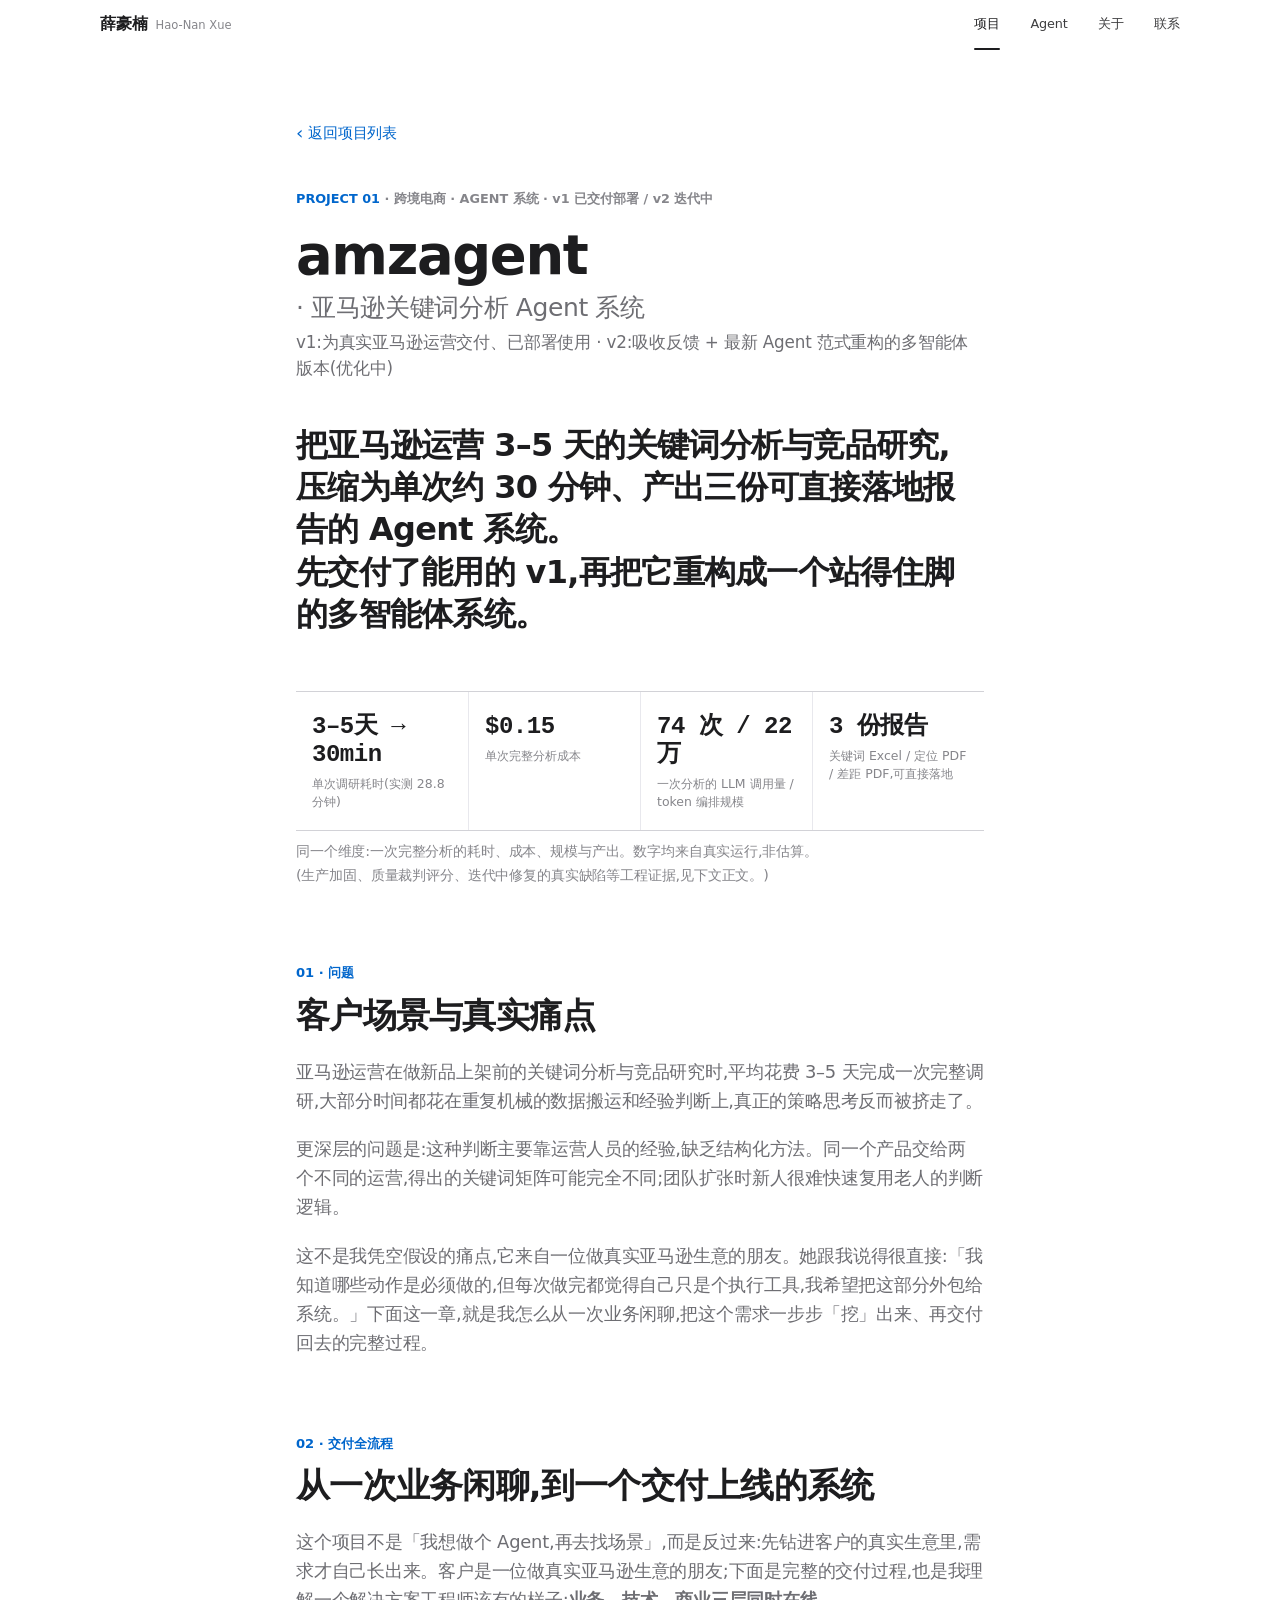
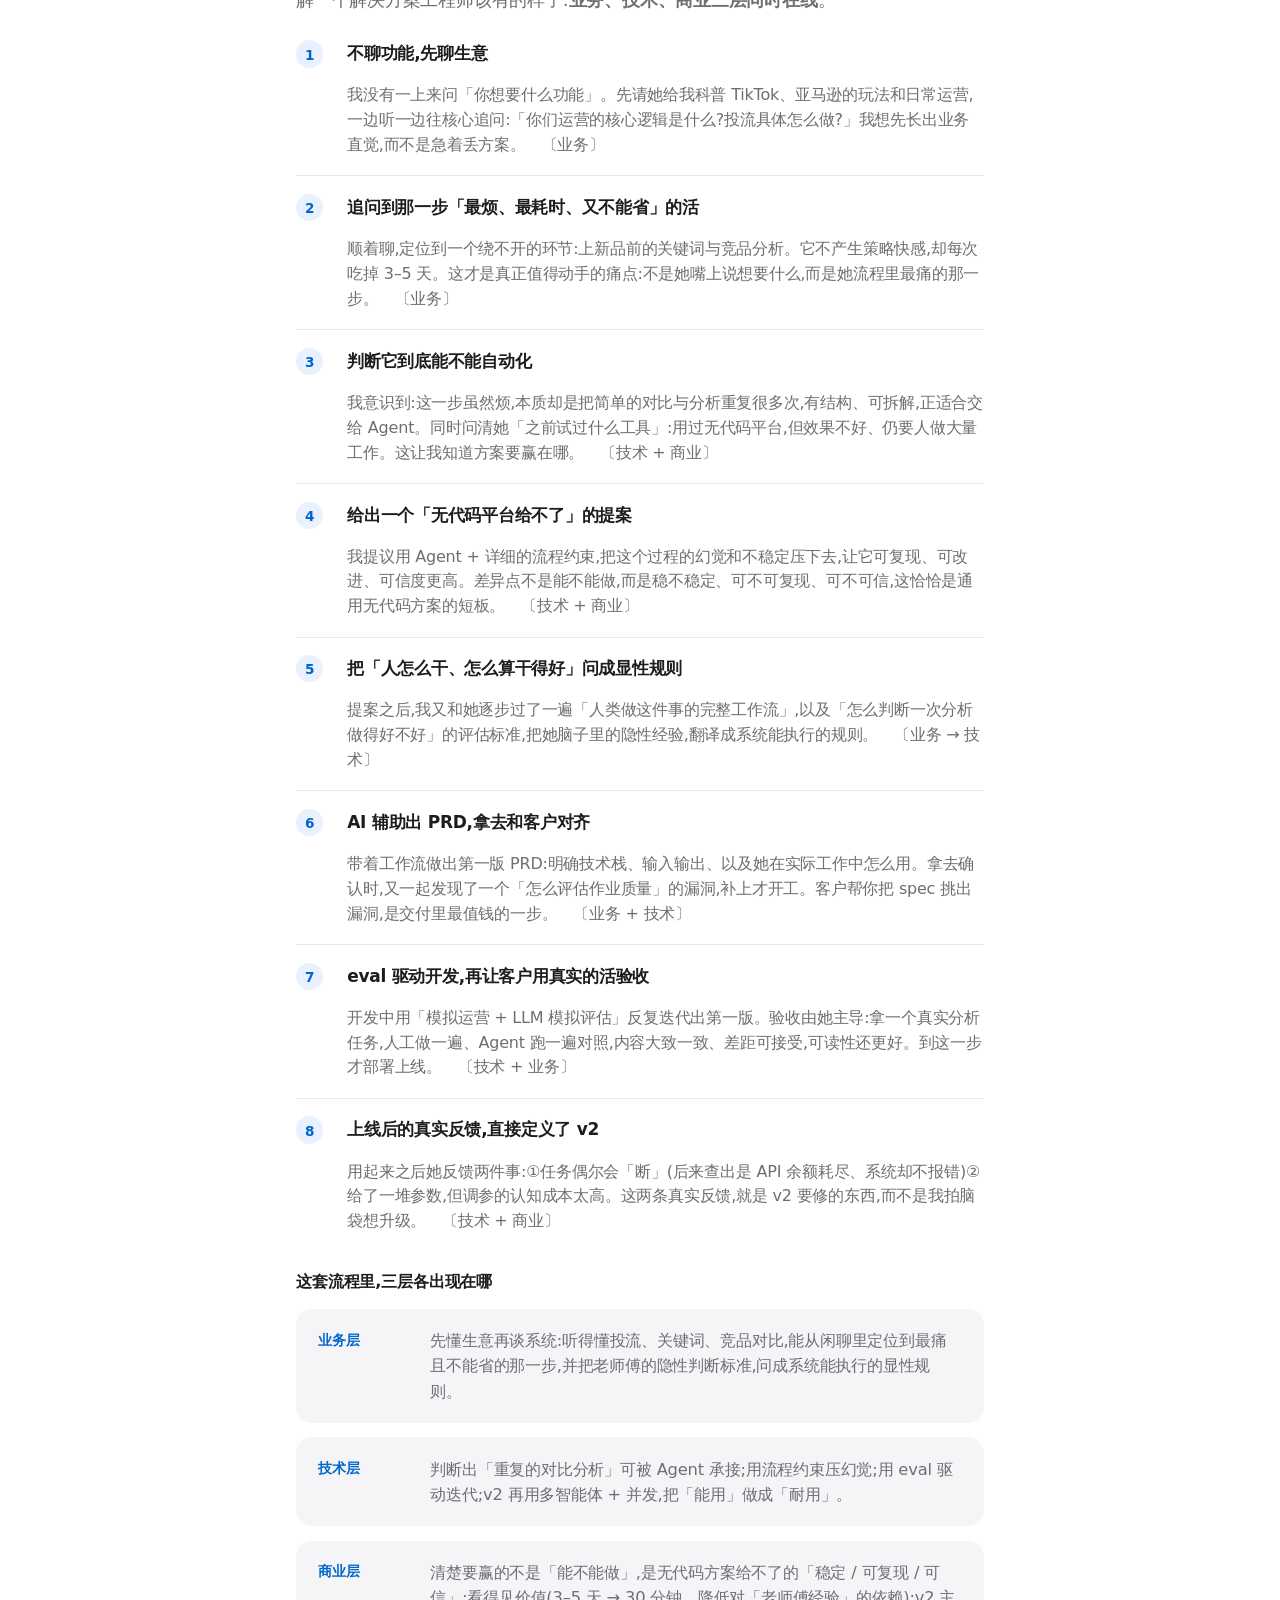
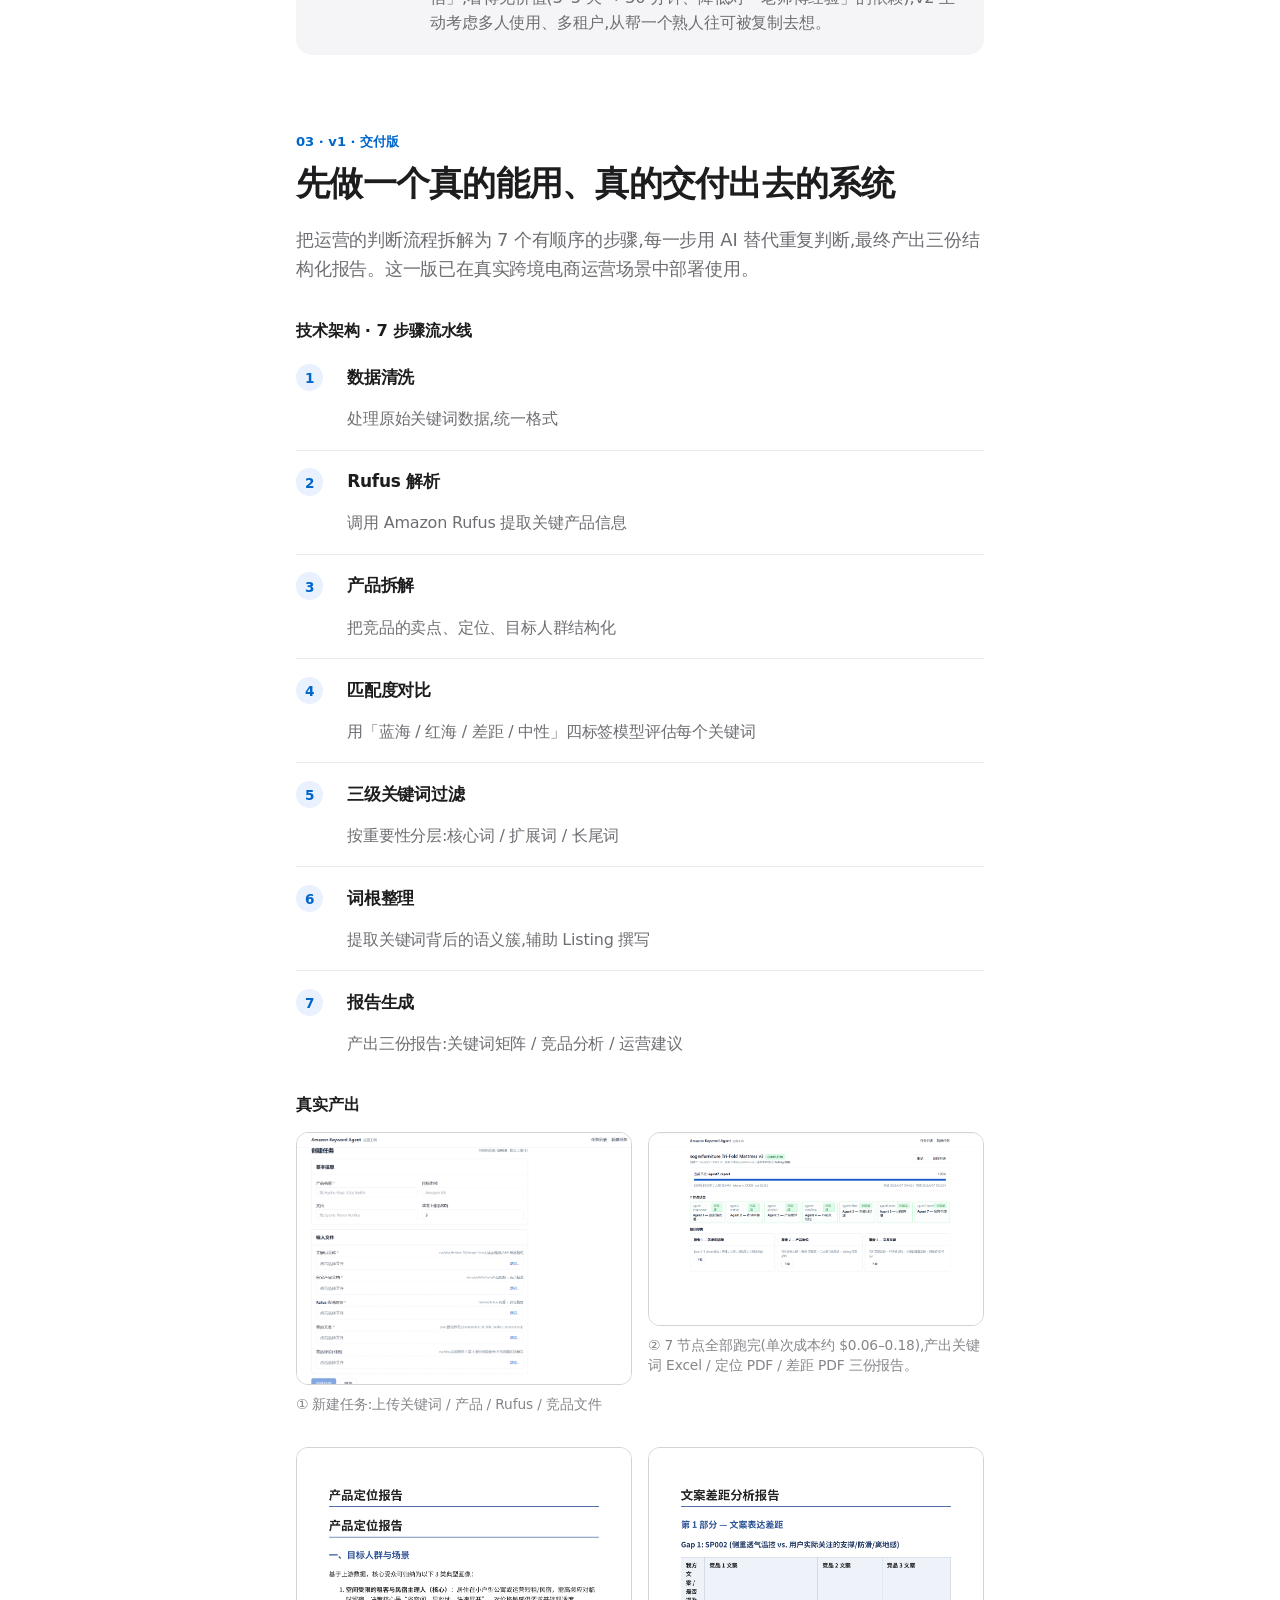
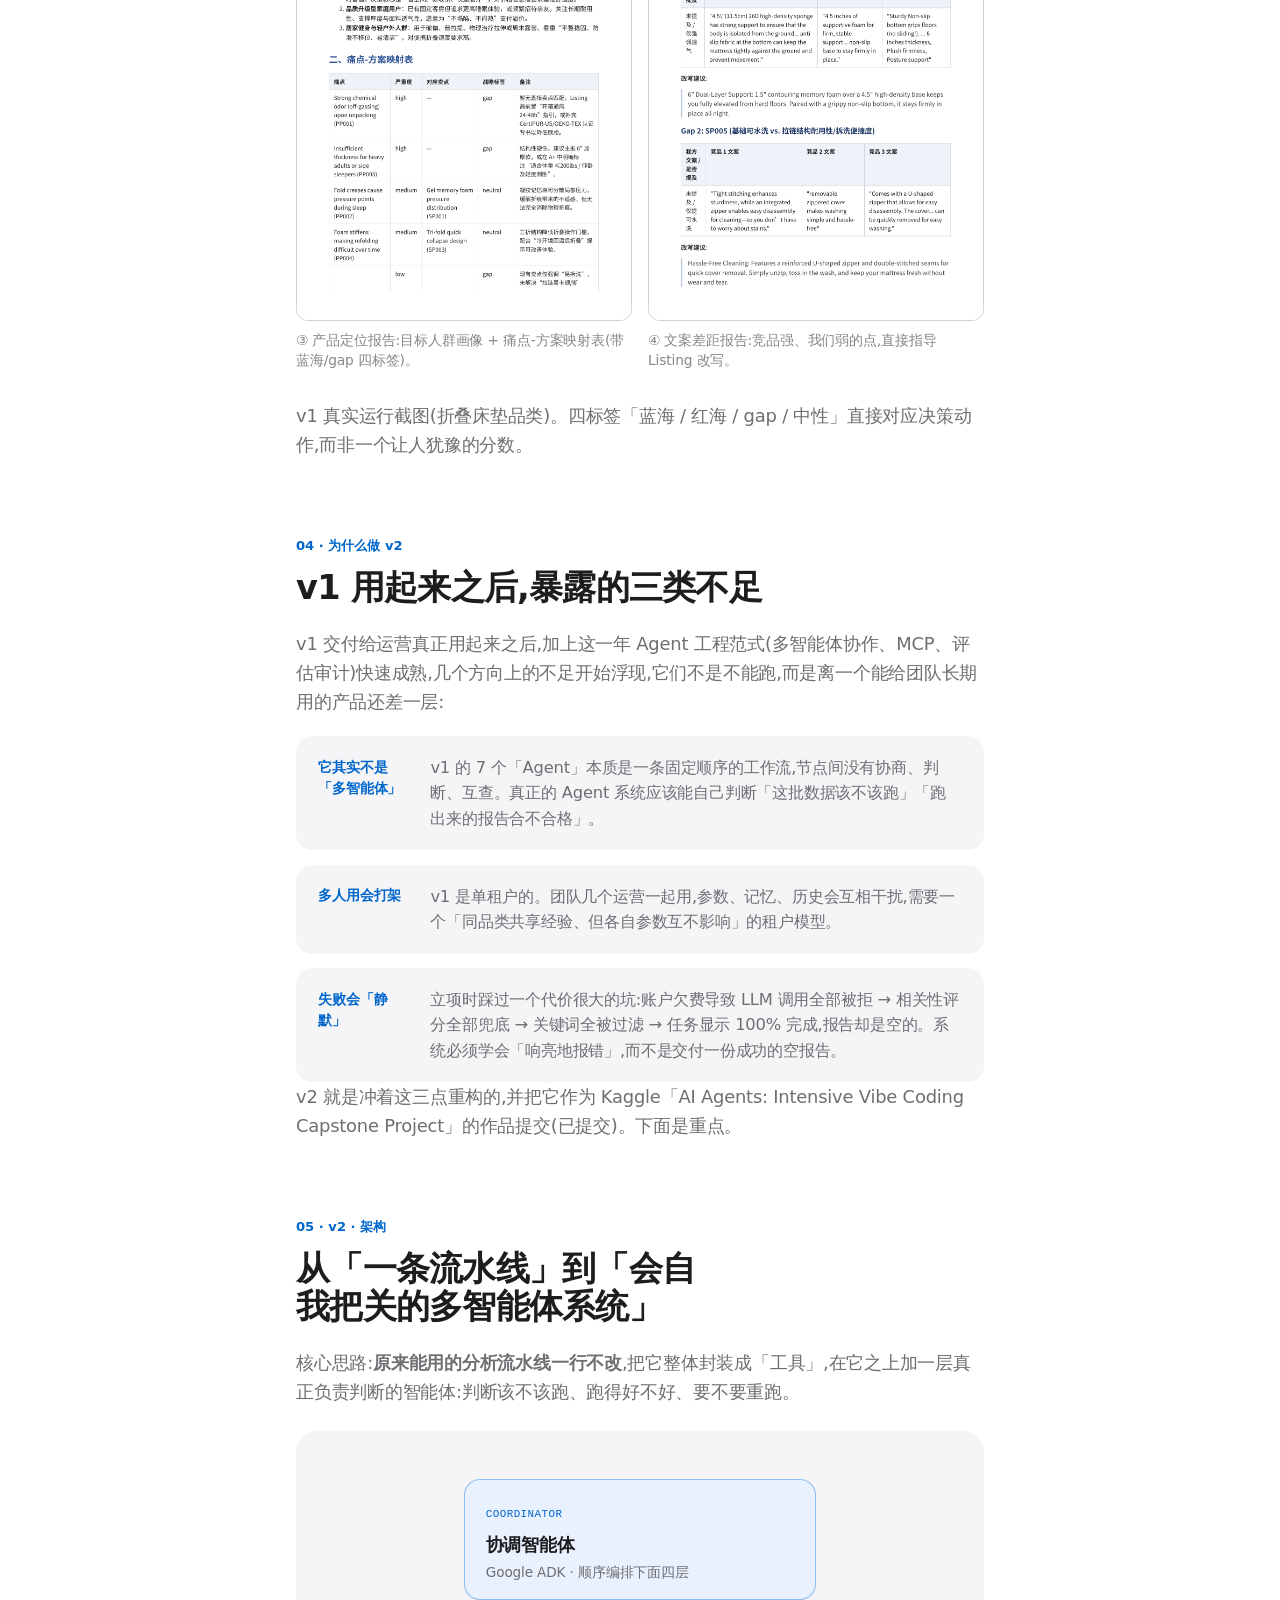
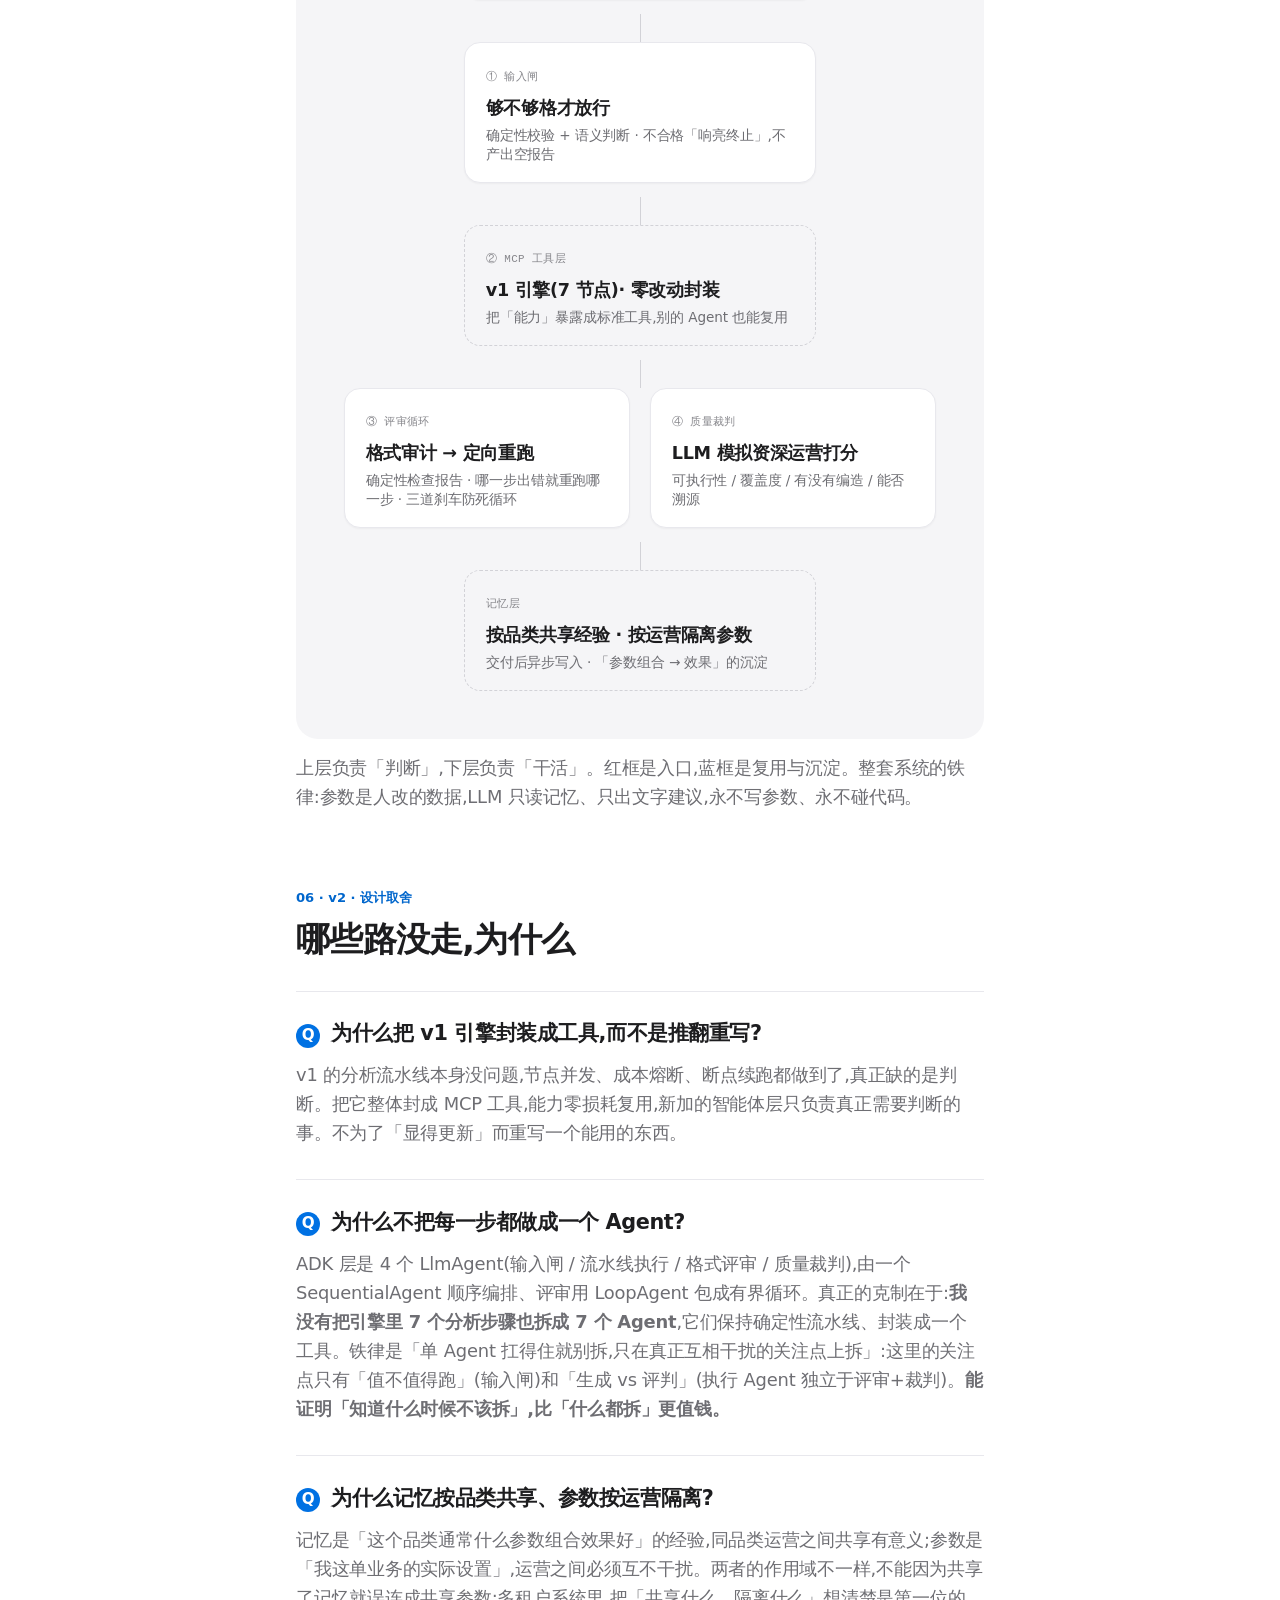
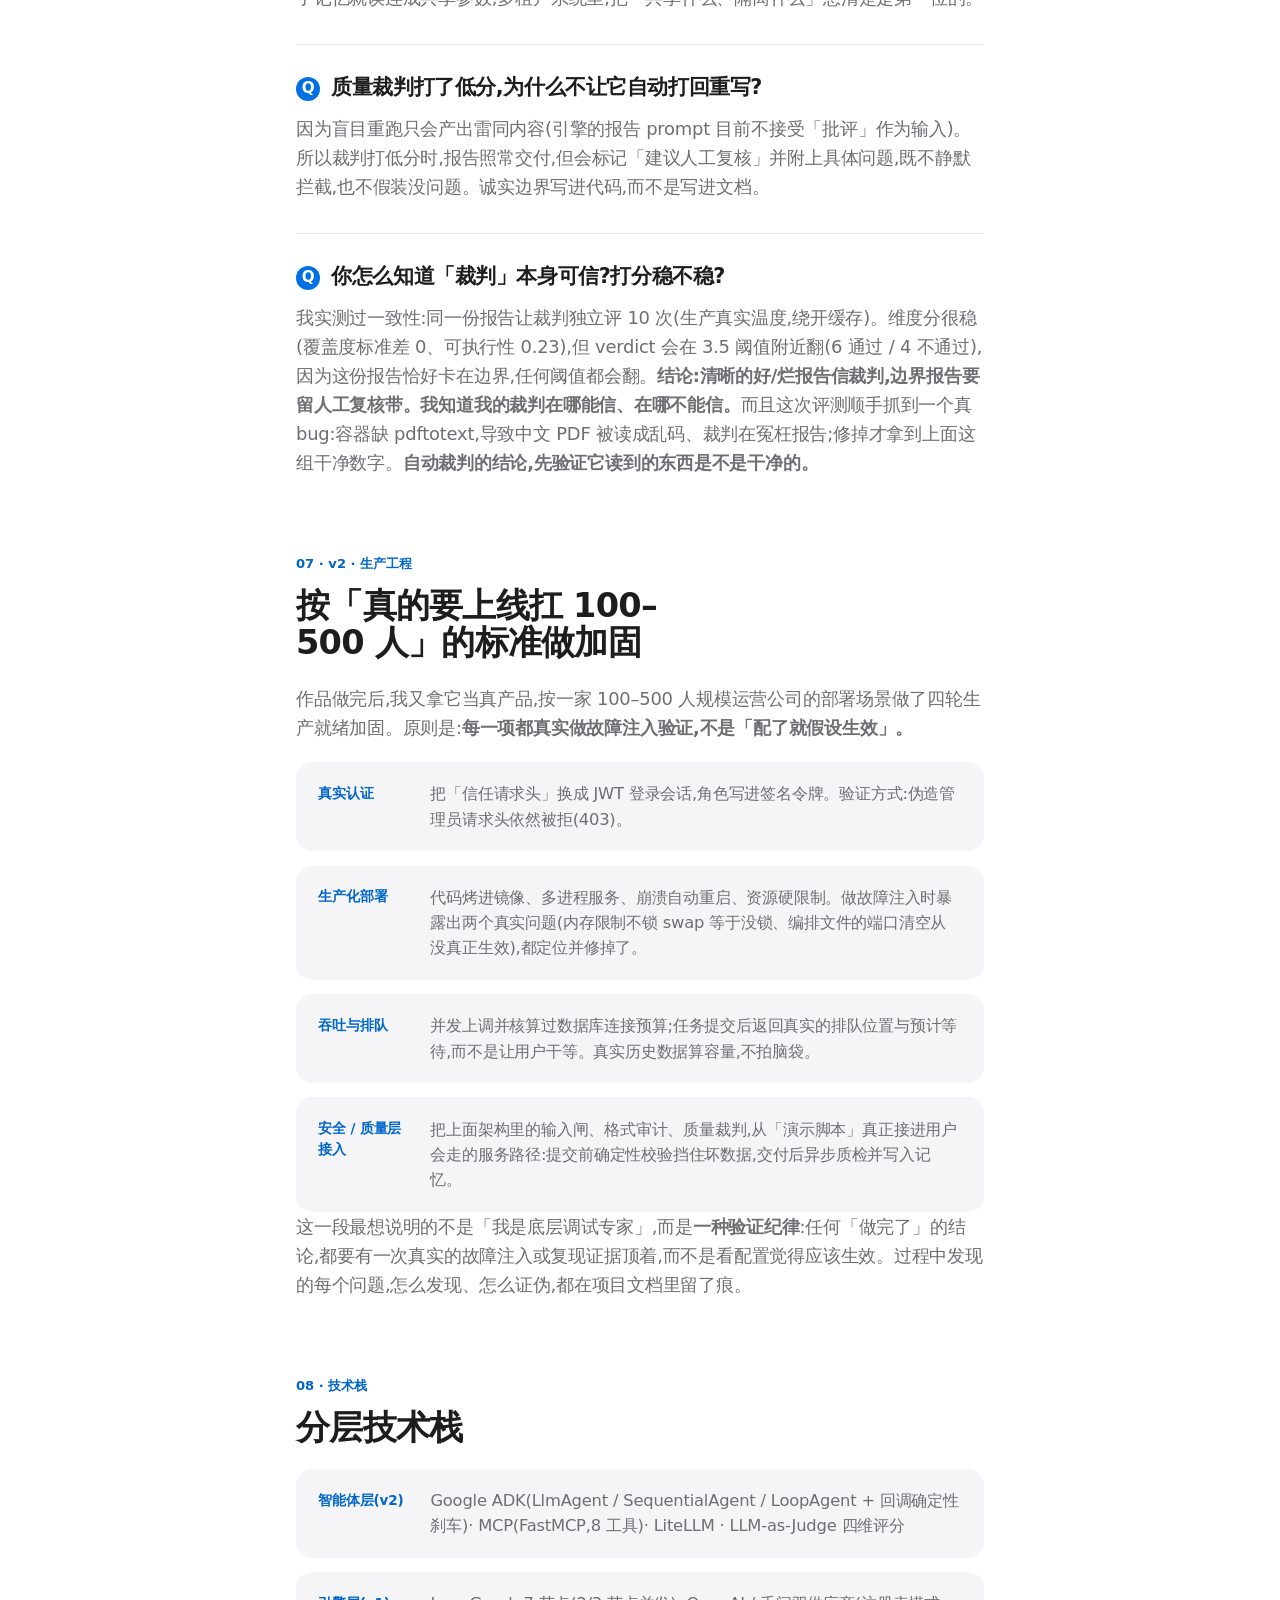
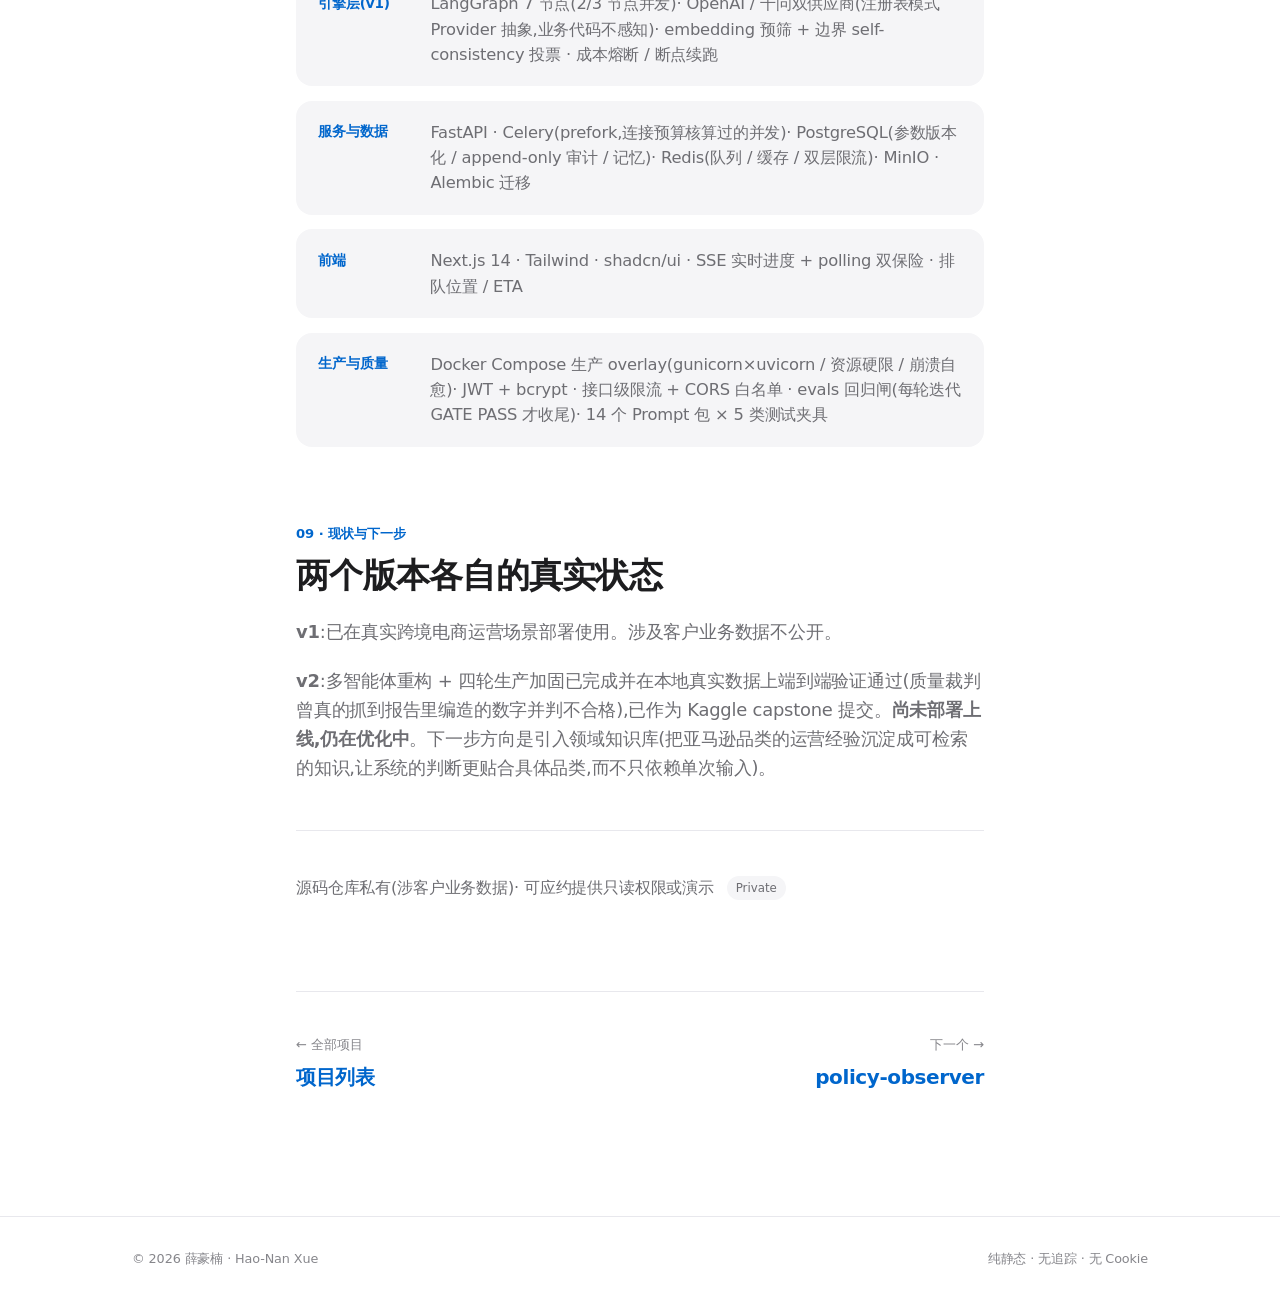
<file: projects/amzagent.html>
<!DOCTYPE html>
<html lang="zh-CN">
<head>
<meta charset="UTF-8" />
<meta name="viewport" content="width=device-width, initial-scale=1.0" />
<title>amzagent · 亚马逊关键词分析 Agent 系统(v1 交付 → v2 多智能体重构)— 薛豪楠</title>
<meta name="description" content="amzagent — 把亚马逊运营 3–5 天的关键词分析压缩为约 30 分钟的 Agent 系统。v1 已为真实运营交付部署;v2 吸收使用反馈 + 最新 Agent 工程范式重构为多智能体 + 多租户系统。" />
<!-- 分享卡片:部署后把 og:image / twitter:image 换成绝对地址 https://你的域名/assets/og-cover.jpg -->
<meta property="og:type" content="article" />
<meta property="og:locale" content="zh_CN" />
<meta property="og:title" content="amzagent · 亚马逊关键词分析 Agent 系统(v1 交付 → v2 多智能体重构)" />
<meta property="og:description" content="v1 已为真实运营交付部署;v2 吸收使用反馈 + 最新 Agent 工程范式,重构为多智能体 + 多租户 + 生产就绪系统。" />
<meta property="og:image" content="https://xhnmakegreatai.github.io/assets/og-cover.jpg" />
<meta name="twitter:card" content="summary_large_image" />
<meta name="twitter:image" content="https://xhnmakegreatai.github.io/assets/og-cover.jpg" />
<link rel="icon" type="image/svg+xml" href="../assets/favicon.svg" />
<link rel="stylesheet" href="../assets/styles.css" />
</head>
<body>

<header class="nav" id="nav" data-screen-label="amzagent — Nav">
  <div class="shell nav__inner">
    <a class="nav__brand" href="../index.html">薛豪楠<small>Hao-Nan Xue</small></a>
    <nav class="nav__links">
      <a href="../index.html#projects" class="is-active">项目</a>
      <a href="../agent.html">Agent</a>
      <a href="../about.html">关于</a>
      <a href="../index.html#contact">联系</a>
    </nav>
  </div>
</header>

<main class="shell detail" data-screen-label="Project · amzagent">

  <a class="detail__back" href="../index.html#projects">返回项目列表</a>

  <div class="detail__crumb"><span class="accent">PROJECT 01</span> · 跨境电商 · AGENT 系统 · v1 已交付部署 / v2 迭代中</div>
  <h1 class="detail__title">amzagent <em>· 亚马逊关键词分析 Agent 系统</em></h1>
  <p class="detail__subtitle">v1:为真实亚马逊运营交付、已部署使用 · v2:吸收反馈 + 最新 Agent 范式重构的多智能体版本(优化中)</p>

  <p class="detail__lede">
    把亚马逊运营 3–5 天的关键词分析与竞品研究,<br />
    压缩为单次约 30 分钟、产出三份可直接落地报告的 Agent 系统。<br />
    先交付了能用的 v1,再把它重构成一个站得住脚的多智能体系统。
  </p>

  <div class="metrics">
    <div class="metrics__cell">
      <span class="metrics__value">3–5天 → 30min</span>
      <span class="metrics__label">单次调研耗时(实测 28.8 分钟)</span>
    </div>
    <div class="metrics__cell">
      <span class="metrics__value">$0.15</span>
      <span class="metrics__label">单次完整分析成本</span>
    </div>
    <div class="metrics__cell">
      <span class="metrics__value">74 次 / 22万</span>
      <span class="metrics__label">一次分析的 LLM 调用量 / token 编排规模</span>
    </div>
    <div class="metrics__cell">
      <span class="metrics__value">3 份报告</span>
      <span class="metrics__label">关键词 Excel / 定位 PDF / 差距 PDF,可直接落地</span>
    </div>
  </div>
  <p class="demo__caption">同一个维度:一次完整分析的耗时、成本、规模与产出。数字均来自真实运行,非估算。<br />(生产加固、质量裁判评分、迭代中修复的真实缺陷等工程证据,见下文正文。)</p>

  <!-- 问题 -->
  <section class="chapter">
    <div class="chapter__num">01 · 问题</div>
    <h2 class="chapter__title">客户场景与真实痛点</h2>
    <p>亚马逊运营在做新品上架前的关键词分析与竞品研究时,平均花费 3–5 天完成一次完整调研,大部分时间都花在重复机械的数据搬运和经验判断上,真正的策略思考反而被挤走了。</p>
    <p>更深层的问题是:这种判断主要靠运营人员的经验,缺乏结构化方法。同一个产品交给两个不同的运营,得出的关键词矩阵可能完全不同;团队扩张时新人很难快速复用老人的判断逻辑。</p>
    <p>这不是我凭空假设的痛点,它来自一位做真实亚马逊生意的朋友。她跟我说得很直接:「我知道哪些动作是必须做的,但每次做完都觉得自己只是个执行工具,我希望把这部分外包给系统。」下面这一章,就是我怎么从一次业务闲聊,把这个需求一步步「挖」出来、再交付回去的完整过程。</p>
  </section>

  <!-- 交付全流程 · FDE 视角 -->
  <section class="chapter">
    <div class="chapter__num">02 · 交付全流程</div>
    <h2 class="chapter__title">从一次业务闲聊,到一个交付上线的系统</h2>
    <p>这个项目不是「我想做个 Agent,再去找场景」,而是反过来:先钻进客户的真实生意里,需求才自己长出来。客户是一位做真实亚马逊生意的朋友;下面是完整的交付过程,也是我理解一个解决方案工程师该有的样子:<b>业务、技术、商业三层同时在线</b>。</p>

    <ol class="steps">
      <li><b>不聊功能,先聊生意</b><span>我没有一上来问「你想要什么功能」。先请她给我科普 TikTok、亚马逊的玩法和日常运营,一边听一边往核心追问:「你们运营的核心逻辑是什么?投流具体怎么做?」我想先长出业务直觉,而不是急着丢方案。　〔业务〕</span></li>
      <li><b>追问到那一步「最烦、最耗时、又不能省」的活</b><span>顺着聊,定位到一个绕不开的环节:上新品前的关键词与竞品分析。它不产生策略快感,却每次吃掉 3–5 天。这才是真正值得动手的痛点:不是她嘴上说想要什么,而是她流程里最痛的那一步。　〔业务〕</span></li>
      <li><b>判断它到底能不能自动化</b><span>我意识到:这一步虽然烦,本质却是把简单的对比与分析重复很多次,有结构、可拆解,正适合交给 Agent。同时问清她「之前试过什么工具」:用过无代码平台,但效果不好、仍要人做大量工作。这让我知道方案要赢在哪。　〔技术 + 商业〕</span></li>
      <li><b>给出一个「无代码平台给不了」的提案</b><span>我提议用 Agent + 详细的流程约束,把这个过程的幻觉和不稳定压下去,让它可复现、可改进、可信度更高。差异点不是能不能做,而是稳不稳定、可不可复现、可不可信,这恰恰是通用无代码方案的短板。　〔技术 + 商业〕</span></li>
      <li><b>把「人怎么干、怎么算干得好」问成显性规则</b><span>提案之后,我又和她逐步过了一遍「人类做这件事的完整工作流」,以及「怎么判断一次分析做得好不好」的评估标准,把她脑子里的隐性经验,翻译成系统能执行的规则。　〔业务 → 技术〕</span></li>
      <li><b>AI 辅助出 PRD,拿去和客户对齐</b><span>带着工作流做出第一版 PRD:明确技术栈、输入输出、以及她在实际工作中怎么用。拿去确认时,又一起发现了一个「怎么评估作业质量」的漏洞,补上才开工。客户帮你把 spec 挑出漏洞,是交付里最值钱的一步。　〔业务 + 技术〕</span></li>
      <li><b>eval 驱动开发,再让客户用真实的活验收</b><span>开发中用「模拟运营 + LLM 模拟评估」反复迭代出第一版。验收由她主导:拿一个真实分析任务,人工做一遍、Agent 跑一遍对照,内容大致一致、差距可接受,可读性还更好。到这一步才部署上线。　〔技术 + 业务〕</span></li>
      <li><b>上线后的真实反馈,直接定义了 v2</b><span>用起来之后她反馈两件事:①任务偶尔会「断」(后来查出是 API 余额耗尽、系统却不报错)②给了一堆参数,但调参的认知成本太高。这两条真实反馈,就是 v2 要修的东西,而不是我拍脑袋想升级。　〔技术 + 商业〕</span></li>
    </ol>

    <div class="subhead">这套流程里,三层各出现在哪</div>
    <ul class="nodes">
      <li><b>业务层</b><span>先懂生意再谈系统:听得懂投流、关键词、竞品对比,能从闲聊里定位到最痛且不能省的那一步,并把老师傅的隐性判断标准,问成系统能执行的显性规则。</span></li>
      <li><b>技术层</b><span>判断出「重复的对比分析」可被 Agent 承接;用流程约束压幻觉;用 eval 驱动迭代;v2 再用多智能体 + 并发,把「能用」做成「耐用」。</span></li>
      <li><b>商业层</b><span>清楚要赢的不是「能不能做」,是无代码方案给不了的「稳定 / 可复现 / 可信」;看得见价值(3–5 天 → 30 分钟、降低对「老师傅经验」的依赖);v2 主动考虑多人使用、多租户,从帮一个熟人往可被复制去想。</span></li>
    </ul>
  </section>

  <!-- v1 交付 -->
  <section class="chapter">
    <div class="chapter__num">03 · v1 · 交付版</div>
    <h2 class="chapter__title">先做一个真的能用、真的交付出去的系统</h2>
    <p>把运营的判断流程拆解为 7 个有顺序的步骤,每一步用 AI 替代重复判断,最终产出三份结构化报告。这一版已在真实跨境电商运营场景中部署使用。</p>

    <div class="subhead">技术架构 · 7 步骤流水线</div>
    <ol class="steps">
      <li><b>数据清洗</b><span>处理原始关键词数据,统一格式</span></li>
      <li><b>Rufus 解析</b><span>调用 Amazon Rufus 提取关键产品信息</span></li>
      <li><b>产品拆解</b><span>把竞品的卖点、定位、目标人群结构化</span></li>
      <li><b>匹配度对比</b><span>用「蓝海 / 红海 / 差距 / 中性」四标签模型评估每个关键词</span></li>
      <li><b>三级关键词过滤</b><span>按重要性分层:核心词 / 扩展词 / 长尾词</span></li>
      <li><b>词根整理</b><span>提取关键词背后的语义簇,辅助 Listing 撰写</span></li>
      <li><b>报告生成</b><span>产出三份报告:关键词矩阵 / 竞品分析 / 运营建议</span></li>
    </ol>

    <div class="subhead">真实产出</div>
    <div class="shots-2">
      <figure class="shot">
        <img src="../assets/amz-create.png" alt="新建任务:上传 4 类文件" loading="lazy" />
        <figcaption>① 新建任务:上传关键词 / 产品 / Rufus / 竞品文件</figcaption>
      </figure>
      <figure class="shot">
        <img src="../assets/amz-done.png" alt="7 节点跑完,产出 3 份报告" loading="lazy" />
        <figcaption>② 7 节点全部跑完(单次成本约 $0.06–0.18),产出关键词 Excel / 定位 PDF / 差距 PDF 三份报告。</figcaption>
      </figure>
      <figure class="shot">
        <img src="../assets/amz-positioning.png" alt="产品定位报告" loading="lazy" />
        <figcaption>③ 产品定位报告:目标人群画像 + 痛点-方案映射表(带蓝海/gap 四标签)。</figcaption>
      </figure>
      <figure class="shot">
        <img src="../assets/amz-gap.png" alt="文案差距报告" loading="lazy" />
        <figcaption>④ 文案差距报告:竞品强、我们弱的点,直接指导 Listing 改写。</figcaption>
      </figure>
    </div>
    <p class="demo__caption">v1 真实运行截图(折叠床垫品类)。四标签「蓝海 / 红海 / gap / 中性」直接对应决策动作,而非一个让人犹豫的分数。</p>
  </section>

  <!-- 为什么做 v2 -->
  <section class="chapter">
    <div class="chapter__num">04 · 为什么做 v2</div>
    <h2 class="chapter__title">v1 用起来之后,暴露的三类不足</h2>
    <p>v1 交付给运营真正用起来之后,加上这一年 Agent 工程范式(多智能体协作、MCP、评估审计)快速成熟,几个方向上的不足开始浮现,它们不是不能跑,而是离一个能给团队长期用的产品还差一层:</p>
    <ul class="nodes">
      <li><b>它其实不是「多智能体」</b><span>v1 的 7 个「Agent」本质是一条固定顺序的工作流,节点间没有协商、判断、互查。真正的 Agent 系统应该能自己判断「这批数据该不该跑」「跑出来的报告合不合格」。</span></li>
      <li><b>多人用会打架</b><span>v1 是单租户的。团队几个运营一起用,参数、记忆、历史会互相干扰,需要一个「同品类共享经验、但各自参数互不影响」的租户模型。</span></li>
      <li><b>失败会「静默」</b><span>立项时踩过一个代价很大的坑:账户欠费导致 LLM 调用全部被拒 → 相关性评分全部兜底 → 关键词全被过滤 → 任务显示 100% 完成,报告却是空的。系统必须学会「响亮地报错」,而不是交付一份成功的空报告。</span></li>
    </ul>
    <p>v2 就是冲着这三点重构的,并把它作为 Kaggle「AI Agents: Intensive Vibe Coding Capstone Project」的作品提交(已提交)。下面是重点。</p>
  </section>

  <!-- v2 架构 -->
  <section class="chapter">
    <div class="chapter__num">05 · v2 · 架构</div>
    <h2 class="chapter__title">从「一条流水线」到「会自我把关的多智能体系统」</h2>
    <p>核心思路:<b>原来能用的分析流水线一行不改</b>,把它整体封装成「工具」,在它之上加一层真正负责判断的智能体:判断该不该跑、跑得好不好、要不要重跑。</p>

    <div class="arch">
      <div class="arch__row">
        <div class="arch__box arch__box--accent"><span class="arch__tag">COORDINATOR</span><b>协调智能体</b><small>Google ADK · 顺序编排下面四层</small></div>
      </div>
      <div class="arch__line" aria-hidden="true"></div>
      <div class="arch__row">
        <div class="arch__box"><span class="arch__tag">① 输入闸</span><b>够不够格才放行</b><small>确定性校验 + 语义判断 · 不合格「响亮终止」,不产出空报告</small></div>
      </div>
      <div class="arch__line" aria-hidden="true"></div>
      <div class="arch__row">
        <div class="arch__box arch__box--plugin"><span class="arch__tag">② MCP 工具层</span><b>v1 引擎(7 节点)· 零改动封装</b><small>把「能力」暴露成标准工具,别的 Agent 也能复用</small></div>
      </div>
      <div class="arch__line" aria-hidden="true"></div>
      <div class="arch__row arch__row--two">
        <div class="arch__box"><span class="arch__tag">③ 评审循环</span><b>格式审计 → 定向重跑</b><small>确定性检查报告 · 哪一步出错就重跑哪一步 · 三道刹车防死循环</small></div>
        <div class="arch__box"><span class="arch__tag">④ 质量裁判</span><b>LLM 模拟资深运营打分</b><small>可执行性 / 覆盖度 / 有没有编造 / 能否溯源</small></div>
      </div>
      <div class="arch__line" aria-hidden="true"></div>
      <div class="arch__row">
        <div class="arch__box arch__box--plugin"><span class="arch__tag">记忆层</span><b>按品类共享经验 · 按运营隔离参数</b><small>交付后异步写入 · 「参数组合 → 效果」的沉淀</small></div>
      </div>
    </div>
    <p class="demo__caption">上层负责「判断」,下层负责「干活」。红框是入口,蓝框是复用与沉淀。整套系统的铁律:参数是人改的数据,LLM 只读记忆、只出文字建议,永不写参数、永不碰代码。</p>
  </section>

  <!-- v2 设计取舍 -->
  <section class="chapter">
    <div class="chapter__num">06 · v2 · 设计取舍</div>
    <h2 class="chapter__title">哪些路没走,为什么</h2>

    <div class="tradeoff">
      <div class="tradeoff__q">为什么把 v1 引擎封装成工具,而不是推翻重写?</div>
      <p>v1 的分析流水线本身没问题,节点并发、成本熔断、断点续跑都做到了,真正缺的是判断。把它整体封成 MCP 工具,能力零损耗复用,新加的智能体层只负责真正需要判断的事。不为了「显得更新」而重写一个能用的东西。</p>
    </div>

    <div class="tradeoff">
      <div class="tradeoff__q">为什么不把每一步都做成一个 Agent?</div>
      <p>ADK 层是 4 个 LlmAgent(输入闸 / 流水线执行 / 格式评审 / 质量裁判),由一个 SequentialAgent 顺序编排、评审用 LoopAgent 包成有界循环。真正的克制在于:<b>我没有把引擎里 7 个分析步骤也拆成 7 个 Agent</b>,它们保持确定性流水线、封装成一个工具。铁律是「单 Agent 扛得住就别拆,只在真正互相干扰的关注点上拆」:这里的关注点只有「值不值得跑」(输入闸)和「生成 vs 评判」(执行 Agent 独立于评审+裁判)。<b>能证明「知道什么时候不该拆」,比「什么都拆」更值钱。</b></p>
    </div>

    <div class="tradeoff">
      <div class="tradeoff__q">为什么记忆按品类共享、参数按运营隔离?</div>
      <p>记忆是「这个品类通常什么参数组合效果好」的经验,同品类运营之间共享有意义;参数是「我这单业务的实际设置」,运营之间必须互不干扰。两者的作用域不一样,不能因为共享了记忆就误连成共享参数;多租户系统里,把「共享什么、隔离什么」想清楚是第一位的。</p>
    </div>

    <div class="tradeoff">
      <div class="tradeoff__q">质量裁判打了低分,为什么不让它自动打回重写?</div>
      <p>因为盲目重跑只会产出雷同内容(引擎的报告 prompt 目前不接受「批评」作为输入)。所以裁判打低分时,报告照常交付,但会标记「建议人工复核」并附上具体问题,既不静默拦截,也不假装没问题。诚实边界写进代码,而不是写进文档。</p>
    </div>

    <div class="tradeoff">
      <div class="tradeoff__q">你怎么知道「裁判」本身可信?打分稳不稳?</div>
      <p>我实测过一致性:同一份报告让裁判独立评 10 次(生产真实温度,绕开缓存)。维度分很稳(覆盖度标准差 0、可执行性 0.23),但 verdict 会在 3.5 阈值附近翻(6 通过 / 4 不通过),因为这份报告恰好卡在边界,任何阈值都会翻。<b>结论:清晰的好/烂报告信裁判,边界报告要留人工复核带。我知道我的裁判在哪能信、在哪不能信。</b>而且这次评测顺手抓到一个真 bug:容器缺 pdftotext,导致中文 PDF 被读成乱码、裁判在冤枉报告;修掉才拿到上面这组干净数字。<b>自动裁判的结论,先验证它读到的东西是不是干净的。</b></p>
    </div>
  </section>

  <!-- v2 生产工程 -->
  <section class="chapter">
    <div class="chapter__num">07 · v2 · 生产工程</div>
    <h2 class="chapter__title">按「真的要上线扛 100–500 人」的标准做加固</h2>
    <p>作品做完后,我又拿它当真产品,按一家 100–500 人规模运营公司的部署场景做了四轮生产就绪加固。原则是:<b>每一项都真实做故障注入验证,不是「配了就假设生效」。</b></p>
    <ul class="nodes">
      <li><b>真实认证</b><span>把「信任请求头」换成 JWT 登录会话,角色写进签名令牌。验证方式:伪造管理员请求头依然被拒(403)。</span></li>
      <li><b>生产化部署</b><span>代码烤进镜像、多进程服务、崩溃自动重启、资源硬限制。做故障注入时暴露出两个真实问题(内存限制不锁 swap 等于没锁、编排文件的端口清空从没真正生效),都定位并修掉了。</span></li>
      <li><b>吞吐与排队</b><span>并发上调并核算过数据库连接预算;任务提交后返回真实的排队位置与预计等待,而不是让用户干等。真实历史数据算容量,不拍脑袋。</span></li>
      <li><b>安全 / 质量层接入</b><span>把上面架构里的输入闸、格式审计、质量裁判,从「演示脚本」真正接进用户会走的服务路径:提交前确定性校验挡住坏数据,交付后异步质检并写入记忆。</span></li>
    </ul>
    <p>这一段最想说明的不是「我是底层调试专家」,而是<b>一种验证纪律</b>:任何「做完了」的结论,都要有一次真实的故障注入或复现证据顶着,而不是看配置觉得应该生效。过程中发现的每个问题,怎么发现、怎么证伪,都在项目文档里留了痕。</p>
  </section>

  <!-- 技术栈 -->
  <section class="chapter">
    <div class="chapter__num">08 · 技术栈</div>
    <h2 class="chapter__title">分层技术栈</h2>
    <ul class="nodes">
      <li><b>智能体层(v2)</b><span>Google ADK(LlmAgent / SequentialAgent / LoopAgent + 回调确定性刹车)· MCP(FastMCP,8 工具)· LiteLLM · LLM-as-Judge 四维评分</span></li>
      <li><b>引擎层(v1)</b><span>LangGraph 7 节点(2/3 节点并发)· OpenAI / 千问双供应商(注册表模式 Provider 抽象,业务代码不感知)· embedding 预筛 + 边界 self-consistency 投票 · 成本熔断 / 断点续跑</span></li>
      <li><b>服务与数据</b><span>FastAPI · Celery(prefork,连接预算核算过的并发)· PostgreSQL(参数版本化 / append-only 审计 / 记忆)· Redis(队列 / 缓存 / 双层限流)· MinIO · Alembic 迁移</span></li>
      <li><b>前端</b><span>Next.js 14 · Tailwind · shadcn/ui · SSE 实时进度 + polling 双保险 · 排队位置 / ETA</span></li>
      <li><b>生产与质量</b><span>Docker Compose 生产 overlay(gunicorn×uvicorn / 资源硬限 / 崩溃自愈)· JWT + bcrypt · 接口级限流 + CORS 白名单 · evals 回归闸(每轮迭代 GATE PASS 才收尾)· 14 个 Prompt 包 × 5 类测试夹具</span></li>
    </ul>
  </section>

  <!-- 现状 -->
  <section class="chapter">
    <div class="chapter__num">09 · 现状与下一步</div>
    <h2 class="chapter__title">两个版本各自的真实状态</h2>
    <p><b>v1</b>:已在真实跨境电商运营场景部署使用。涉及客户业务数据不公开。</p>
    <p><b>v2</b>:多智能体重构 + 四轮生产加固已完成并在本地真实数据上端到端验证通过(质量裁判曾真的抓到报告里编造的数字并判不合格),已作为 Kaggle capstone 提交。<b>尚未部署上线,仍在优化中</b>。下一步方向是引入领域知识库(把亚马逊品类的运营经验沉淀成可检索的知识,让系统的判断更贴合具体品类,而不只依赖单次输入)。</p>
    <div class="detail__status">
      <span class="detail__link is-private">源码仓库私有(涉客户业务数据)· 可应约提供只读权限或演示</span>
    </div>
  </section>

  <!-- Pager -->
  <nav class="pager" data-screen-label="Pager">
    <a href="../index.html#projects"><span class="label">← 全部项目</span><span class="name">项目列表</span></a>
    <a href="policy-observer.html"><span class="label">下一个 →</span><span class="name">policy-observer</span></a>
  </nav>

</main>

<footer class="foot">
  <div class="shell foot__inner">
    <span>© 2026 薛豪楠 · Hao-Nan Xue</span>
    <span>纯静态 · 无追踪 · 无 Cookie</span>
  </div>
</footer>

<script>
  const nav = document.getElementById('nav');
  const onScroll = () => nav.classList.toggle('is-scrolled', window.scrollY > 8);
  document.addEventListener('scroll', onScroll, { passive: true });
  onScroll();
</script>

</body>
</html>
</file>
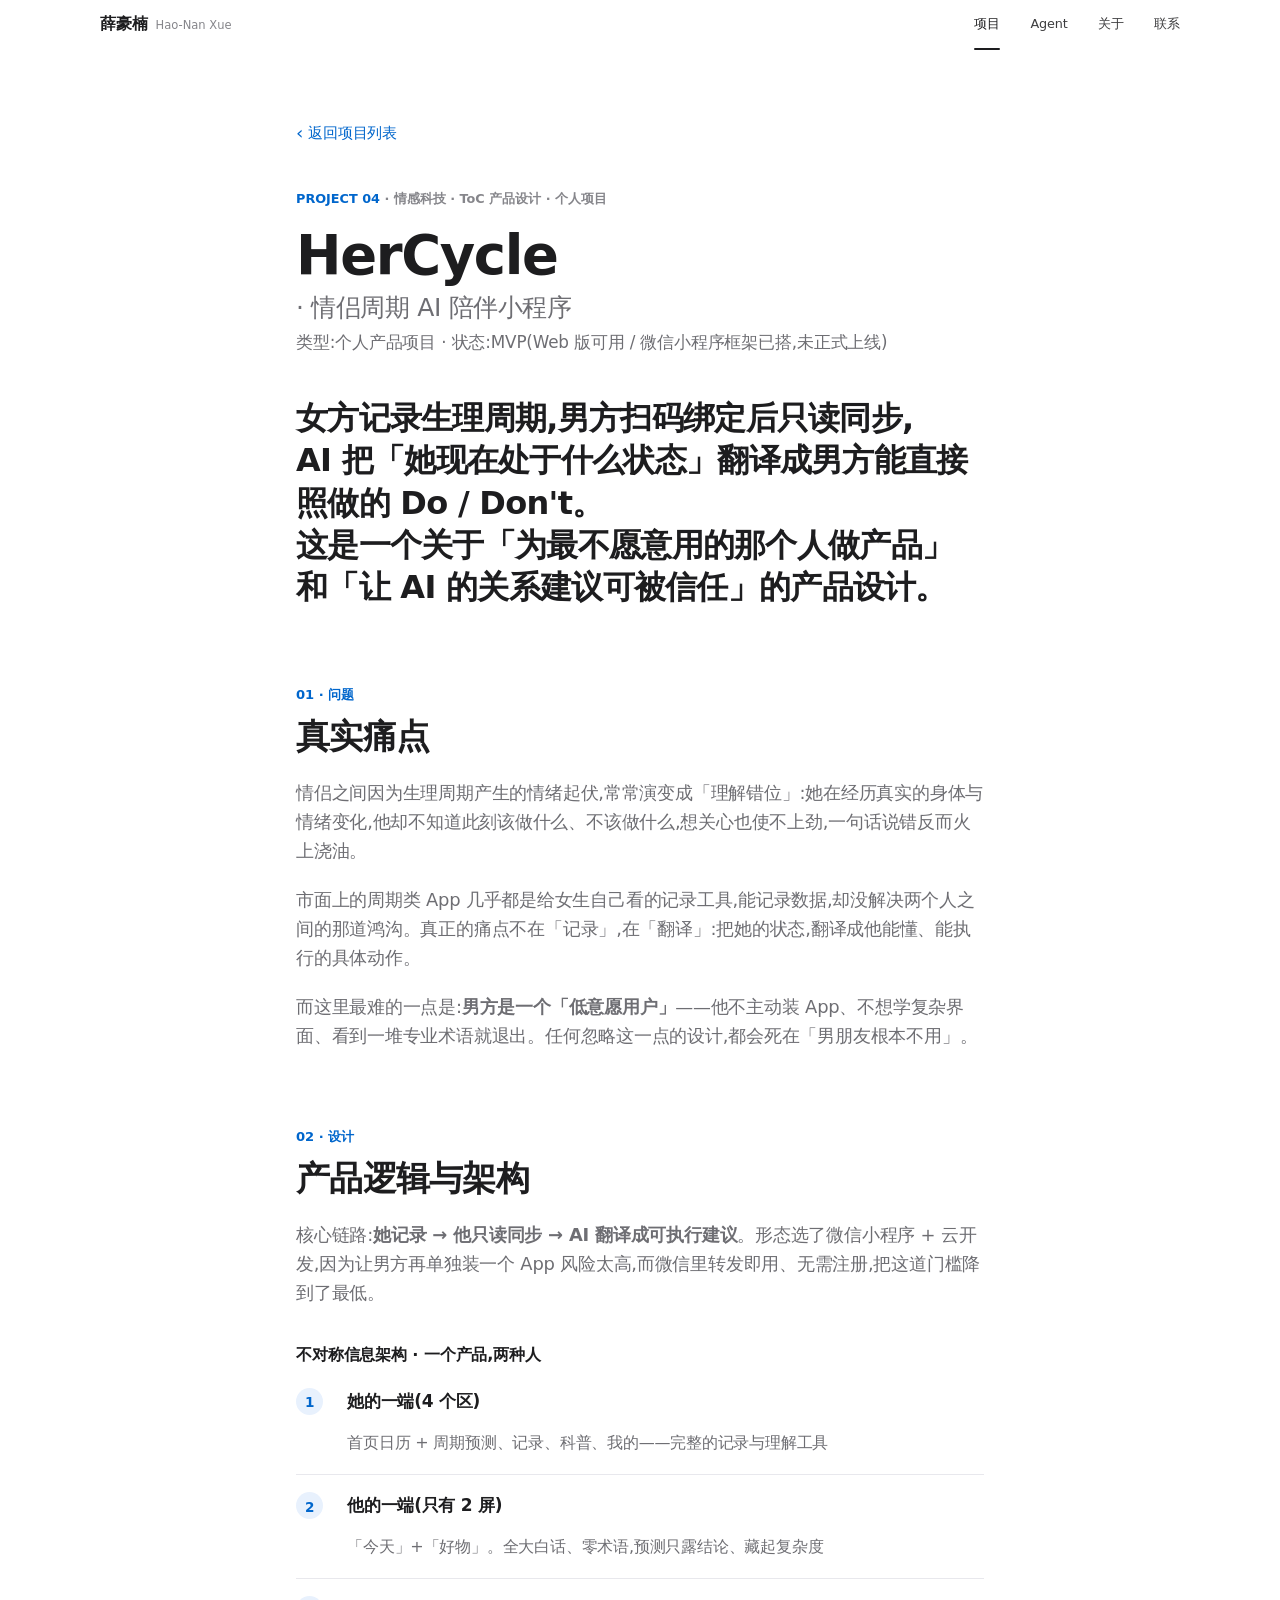
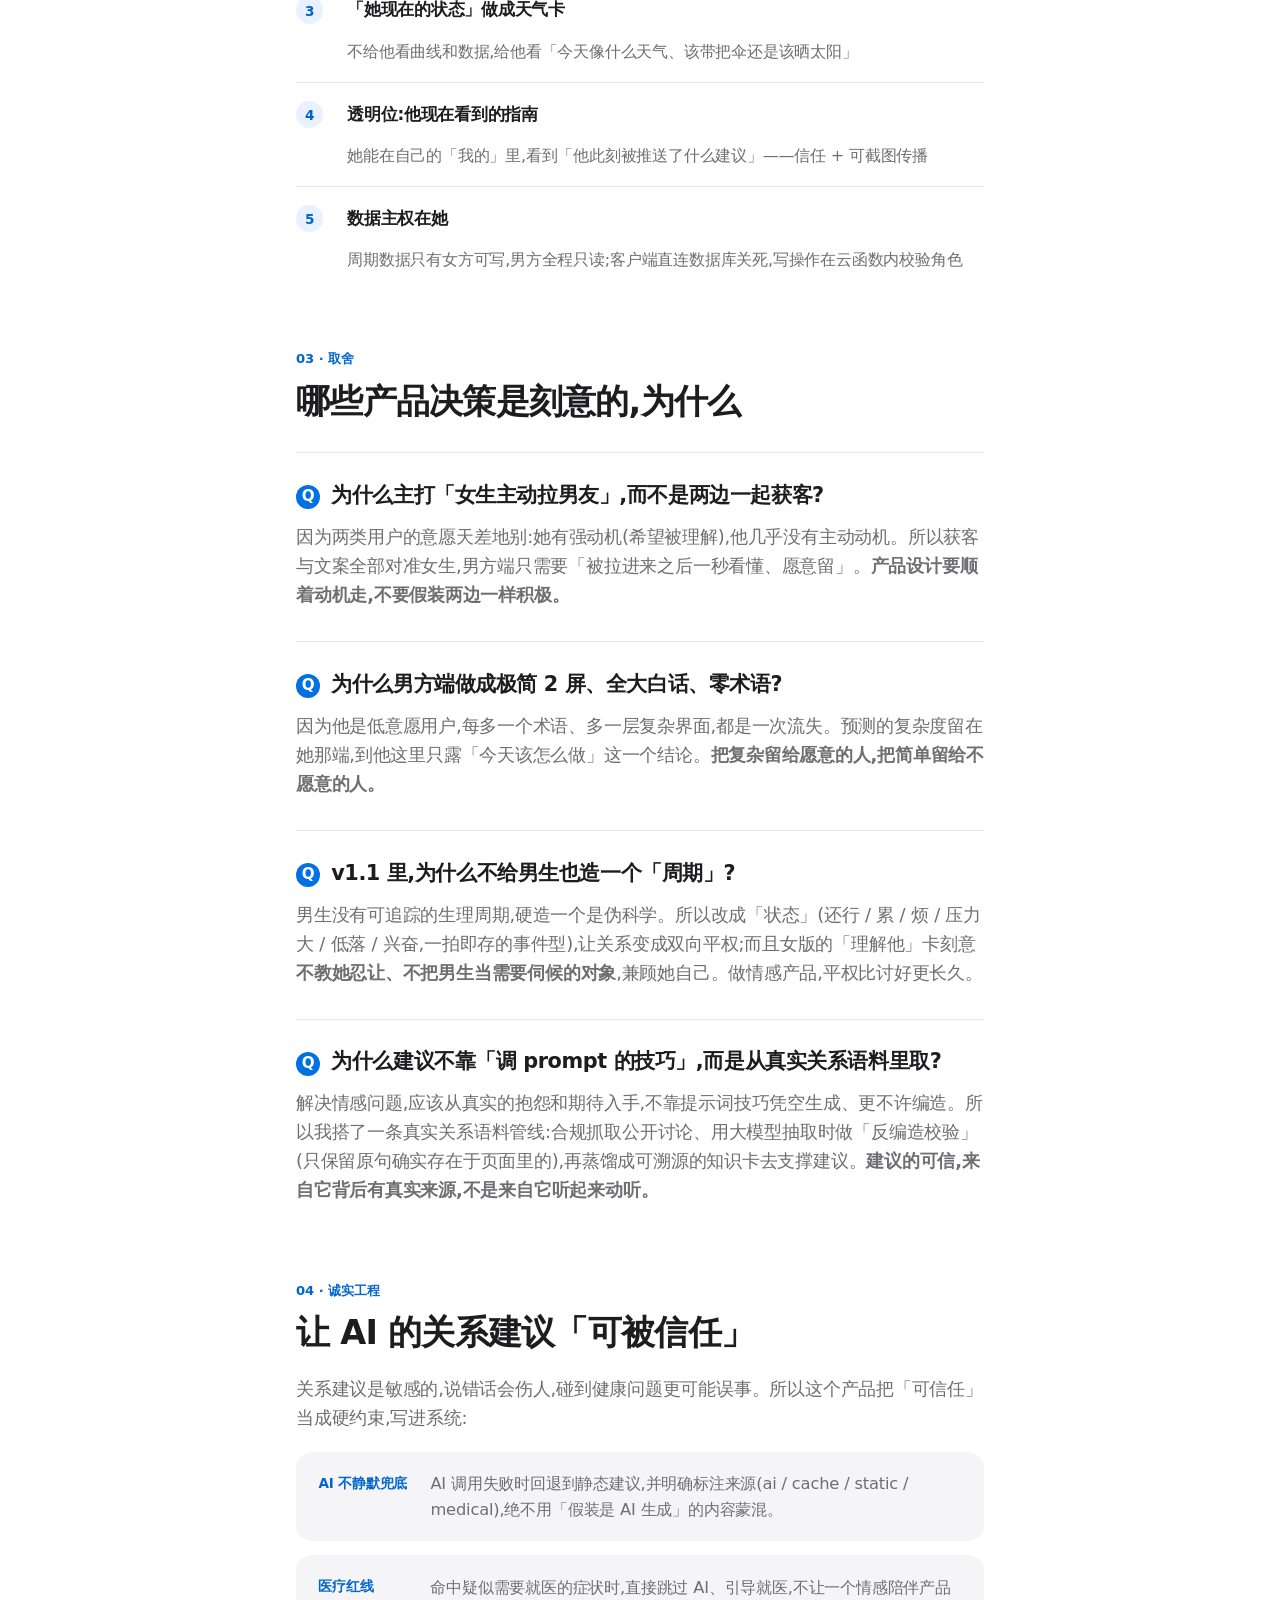
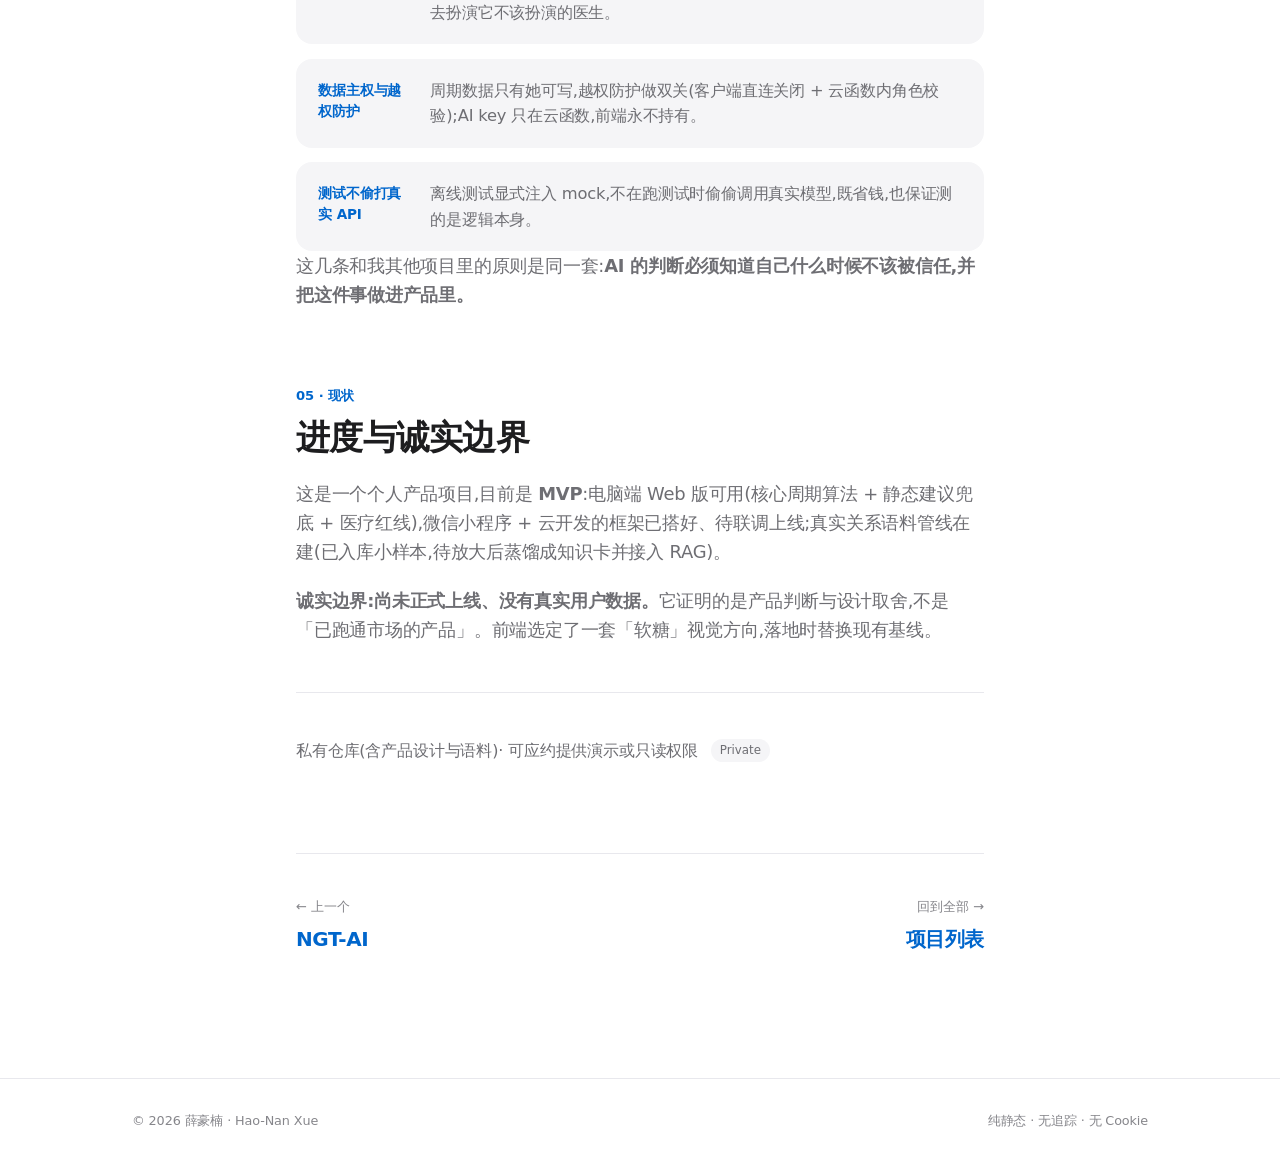
<file: projects/hercycle.html>
<!DOCTYPE html>
<html lang="zh-CN">
<head>
<meta charset="UTF-8" />
<meta name="viewport" content="width=device-width, initial-scale=1.0" />
<title>HerCycle · 情侣周期 AI 陪伴小程序 — 薛豪楠</title>
<meta name="description" content="HerCycle 懂她 — 基于生理周期的情侣双向情感连接系统。女方记录、男方只读同步,AI 翻译成男方可执行的 Do/Don't。一个关于「为低意愿用户做产品」「让 AI 判断可被信任」的产品设计。" />
<!-- 分享卡片:部署后把 og:image / twitter:image 换成绝对地址 https://你的域名/assets/og-cover.jpg -->
<meta property="og:type" content="article" />
<meta property="og:locale" content="zh_CN" />
<meta property="og:title" content="HerCycle · 情侣周期 AI 陪伴小程序" />
<meta property="og:description" content="女方记录、男方只读同步,AI 翻译成男方可执行的 Do/Don't。一个关于「为低意愿用户做产品」的产品设计。" />
<meta property="og:image" content="https://xhnmakegreatai.github.io/assets/og-cover.jpg" />
<meta name="twitter:card" content="summary_large_image" />
<meta name="twitter:image" content="https://xhnmakegreatai.github.io/assets/og-cover.jpg" />
<link rel="icon" type="image/svg+xml" href="../assets/favicon.svg" />
<link rel="stylesheet" href="../assets/styles.css" />
</head>
<body>

<header class="nav" id="nav" data-screen-label="HerCycle — Nav">
  <div class="shell nav__inner">
    <a class="nav__brand" href="../index.html">薛豪楠<small>Hao-Nan Xue</small></a>
    <nav class="nav__links">
      <a href="../index.html#projects" class="is-active">项目</a>
      <a href="../agent.html">Agent</a>
      <a href="../about.html">关于</a>
      <a href="../index.html#contact">联系</a>
    </nav>
  </div>
</header>

<main class="shell detail" data-screen-label="Project · HerCycle">

  <a class="detail__back" href="../index.html#projects">返回项目列表</a>

  <div class="detail__crumb"><span class="accent">PROJECT 04</span> · 情感科技 · ToC 产品设计 · 个人项目</div>
  <h1 class="detail__title">HerCycle <em>· 情侣周期 AI 陪伴小程序</em></h1>
  <p class="detail__subtitle">类型:个人产品项目 · 状态:MVP(Web 版可用 / 微信小程序框架已搭,未正式上线)</p>

  <p class="detail__lede">
    女方记录生理周期,男方扫码绑定后只读同步,<br />
    AI 把「她现在处于什么状态」翻译成男方能直接照做的 Do / Don't。<br />
    这是一个关于「为最不愿意用的那个人做产品」<br />
    和「让 AI 的关系建议可被信任」的产品设计。
  </p>

  <!-- 问题 -->
  <section class="chapter">
    <div class="chapter__num">01 · 问题</div>
    <h2 class="chapter__title">真实痛点</h2>
    <p>情侣之间因为生理周期产生的情绪起伏,常常演变成「理解错位」:她在经历真实的身体与情绪变化,他却不知道此刻该做什么、不该做什么,想关心也使不上劲,一句话说错反而火上浇油。</p>
    <p>市面上的周期类 App 几乎都是给女生自己看的记录工具,能记录数据,却没解决两个人之间的那道鸿沟。真正的痛点不在「记录」,在「翻译」:把她的状态,翻译成他能懂、能执行的具体动作。</p>
    <p>而这里最难的一点是:<b>男方是一个「低意愿用户」</b>——他不主动装 App、不想学复杂界面、看到一堆专业术语就退出。任何忽略这一点的设计,都会死在「男朋友根本不用」。</p>
  </section>

  <!-- 设计 -->
  <section class="chapter">
    <div class="chapter__num">02 · 设计</div>
    <h2 class="chapter__title">产品逻辑与架构</h2>
    <p>核心链路:<b>她记录 → 他只读同步 → AI 翻译成可执行建议</b>。形态选了微信小程序 + 云开发,因为让男方再单独装一个 App 风险太高,而微信里转发即用、无需注册,把这道门槛降到了最低。</p>

    <div class="subhead">不对称信息架构 · 一个产品,两种人</div>
    <ol class="steps">
      <li><b>她的一端(4 个区)</b><span>首页日历 + 周期预测、记录、科普、我的——完整的记录与理解工具</span></li>
      <li><b>他的一端(只有 2 屏)</b><span>「今天」+「好物」。全大白话、零术语,预测只露结论、藏起复杂度</span></li>
      <li><b>「她现在的状态」做成天气卡</b><span>不给他看曲线和数据,给他看「今天像什么天气、该带把伞还是该晒太阳」</span></li>
      <li><b>透明位:他现在看到的指南</b><span>她能在自己的「我的」里,看到「他此刻被推送了什么建议」——信任 + 可截图传播</span></li>
      <li><b>数据主权在她</b><span>周期数据只有女方可写,男方全程只读;客户端直连数据库关死,写操作在云函数内校验角色</span></li>
    </ol>
  </section>

  <!-- 取舍 -->
  <section class="chapter">
    <div class="chapter__num">03 · 取舍</div>
    <h2 class="chapter__title">哪些产品决策是刻意的,为什么</h2>

    <div class="tradeoff">
      <div class="tradeoff__q">为什么主打「女生主动拉男友」,而不是两边一起获客?</div>
      <p>因为两类用户的意愿天差地别:她有强动机(希望被理解),他几乎没有主动动机。所以获客与文案全部对准女生,男方端只需要「被拉进来之后一秒看懂、愿意留」。<b>产品设计要顺着动机走,不要假装两边一样积极。</b></p>
    </div>

    <div class="tradeoff">
      <div class="tradeoff__q">为什么男方端做成极简 2 屏、全大白话、零术语?</div>
      <p>因为他是低意愿用户,每多一个术语、多一层复杂界面,都是一次流失。预测的复杂度留在她那端,到他这里只露「今天该怎么做」这一个结论。<b>把复杂留给愿意的人,把简单留给不愿意的人。</b></p>
    </div>

    <div class="tradeoff">
      <div class="tradeoff__q">v1.1 里,为什么不给男生也造一个「周期」?</div>
      <p>男生没有可追踪的生理周期,硬造一个是伪科学。所以改成「状态」(还行 / 累 / 烦 / 压力大 / 低落 / 兴奋,一拍即存的事件型),让关系变成双向平权;而且女版的「理解他」卡刻意<b>不教她忍让、不把男生当需要伺候的对象</b>,兼顾她自己。做情感产品,平权比讨好更长久。</p>
    </div>

    <div class="tradeoff">
      <div class="tradeoff__q">为什么建议不靠「调 prompt 的技巧」,而是从真实关系语料里取?</div>
      <p>解决情感问题,应该从真实的抱怨和期待入手,不靠提示词技巧凭空生成、更不许编造。所以我搭了一条真实关系语料管线:合规抓取公开讨论、用大模型抽取时做「反编造校验」(只保留原句确实存在于页面里的),再蒸馏成可溯源的知识卡去支撑建议。<b>建议的可信,来自它背后有真实来源,不是来自它听起来动听。</b></p>
    </div>
  </section>

  <!-- 诚实工程 -->
  <section class="chapter">
    <div class="chapter__num">04 · 诚实工程</div>
    <h2 class="chapter__title">让 AI 的关系建议「可被信任」</h2>
    <p>关系建议是敏感的,说错话会伤人,碰到健康问题更可能误事。所以这个产品把「可信任」当成硬约束,写进系统:</p>
    <ul class="nodes">
      <li><b>AI 不静默兜底</b><span>AI 调用失败时回退到静态建议,并明确标注来源(ai / cache / static / medical),绝不用「假装是 AI 生成」的内容蒙混。</span></li>
      <li><b>医疗红线</b><span>命中疑似需要就医的症状时,直接跳过 AI、引导就医,不让一个情感陪伴产品去扮演它不该扮演的医生。</span></li>
      <li><b>数据主权与越权防护</b><span>周期数据只有她可写,越权防护做双关(客户端直连关闭 + 云函数内角色校验);AI key 只在云函数,前端永不持有。</span></li>
      <li><b>测试不偷打真实 API</b><span>离线测试显式注入 mock,不在跑测试时偷偷调用真实模型,既省钱,也保证测的是逻辑本身。</span></li>
    </ul>
    <p>这几条和我其他项目里的原则是同一套:<b>AI 的判断必须知道自己什么时候不该被信任,并把这件事做进产品里。</b></p>
  </section>

  <!-- 现状 -->
  <section class="chapter">
    <div class="chapter__num">05 · 现状</div>
    <h2 class="chapter__title">进度与诚实边界</h2>
    <p>这是一个个人产品项目,目前是 <b>MVP</b>:电脑端 Web 版可用(核心周期算法 + 静态建议兜底 + 医疗红线),微信小程序 + 云开发的框架已搭好、待联调上线;真实关系语料管线在建(已入库小样本,待放大后蒸馏成知识卡并接入 RAG)。</p>
    <p><b>诚实边界:尚未正式上线、没有真实用户数据。</b>它证明的是产品判断与设计取舍,不是「已跑通市场的产品」。前端选定了一套「软糖」视觉方向,落地时替换现有基线。</p>
    <div class="detail__status">
      <span class="detail__link is-private">私有仓库(含产品设计与语料)· 可应约提供演示或只读权限</span>
    </div>
  </section>

  <nav class="pager" data-screen-label="Pager">
    <a href="ngt-ai.html"><span class="label">← 上一个</span><span class="name">NGT-AI</span></a>
    <a href="../index.html#projects"><span class="label">回到全部 →</span><span class="name">项目列表</span></a>
  </nav>

</main>

<footer class="foot">
  <div class="shell foot__inner">
    <span>© 2026 薛豪楠 · Hao-Nan Xue</span>
    <span>纯静态 · 无追踪 · 无 Cookie</span>
  </div>
</footer>

<script>
  const nav = document.getElementById('nav');
  const onScroll = () => nav.classList.toggle('is-scrolled', window.scrollY > 8);
  document.addEventListener('scroll', onScroll, { passive: true });
  onScroll();
</script>

</body>
</html>
</file>
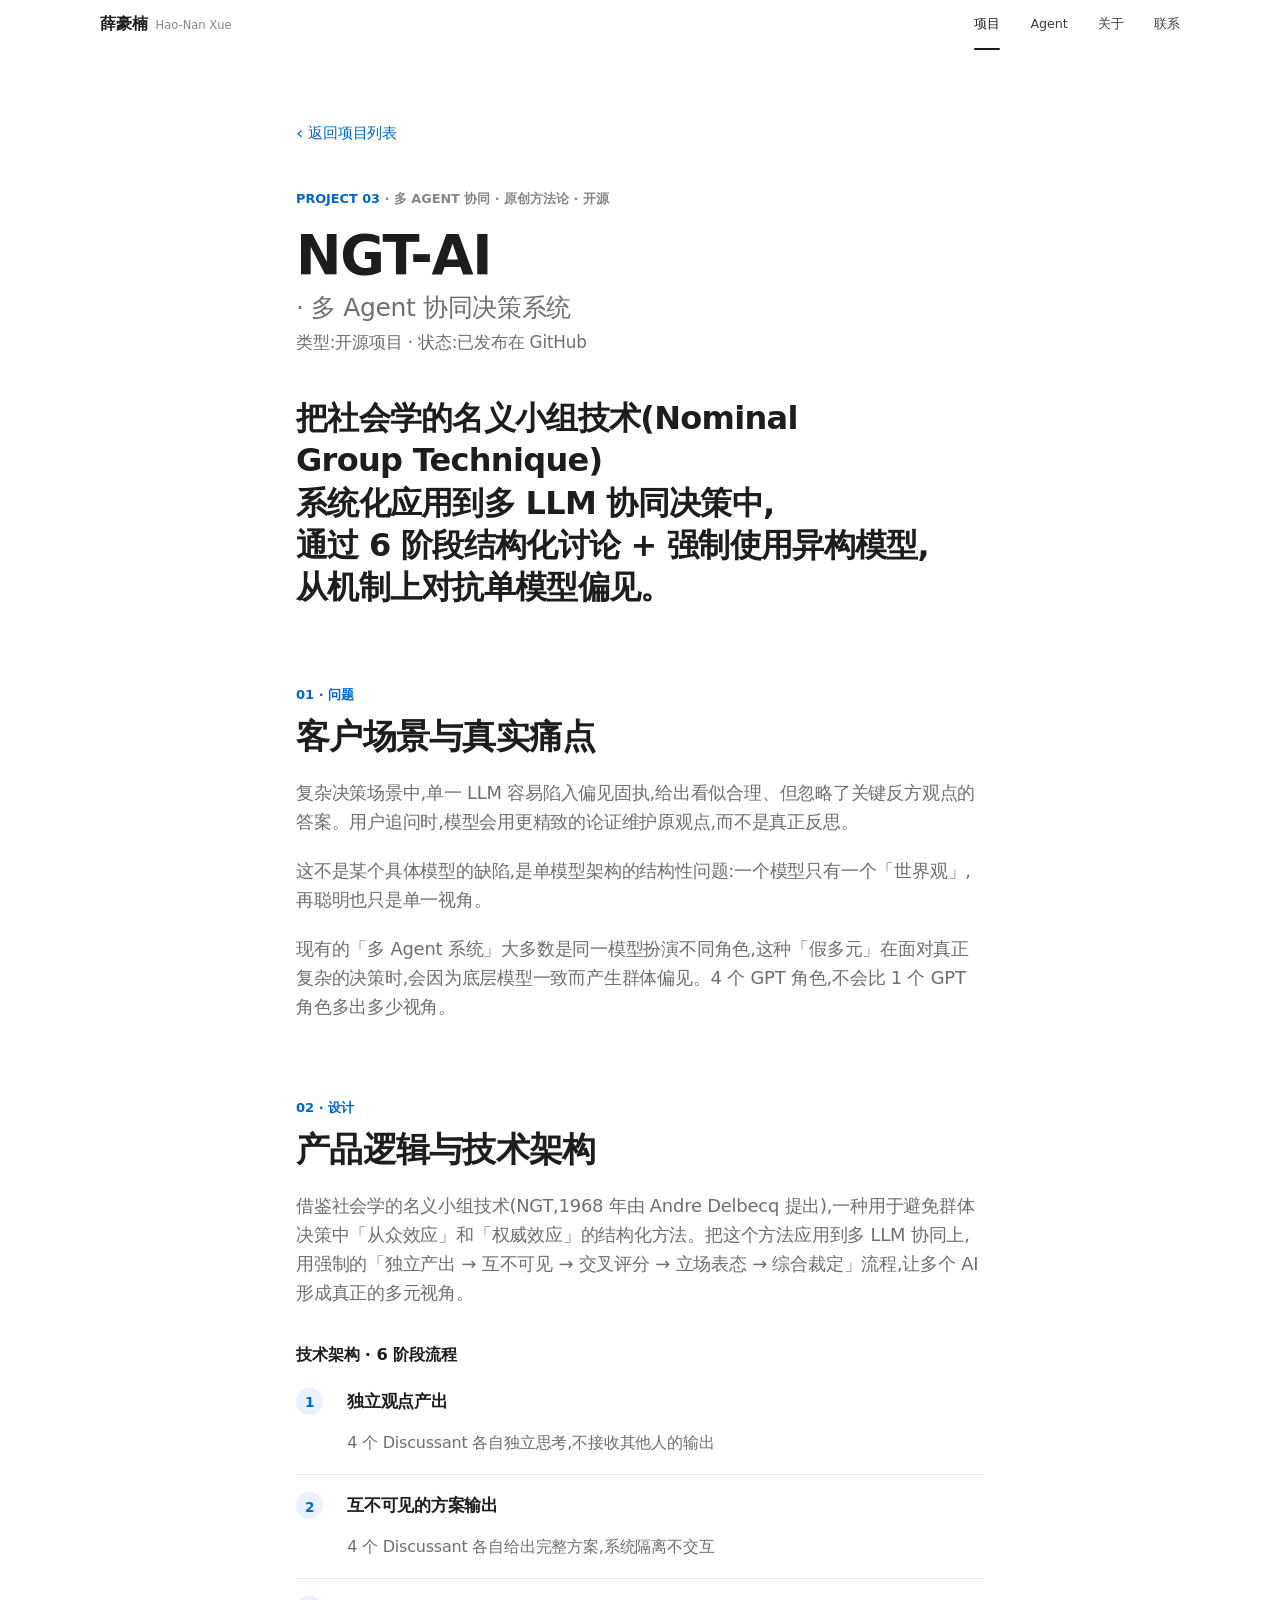
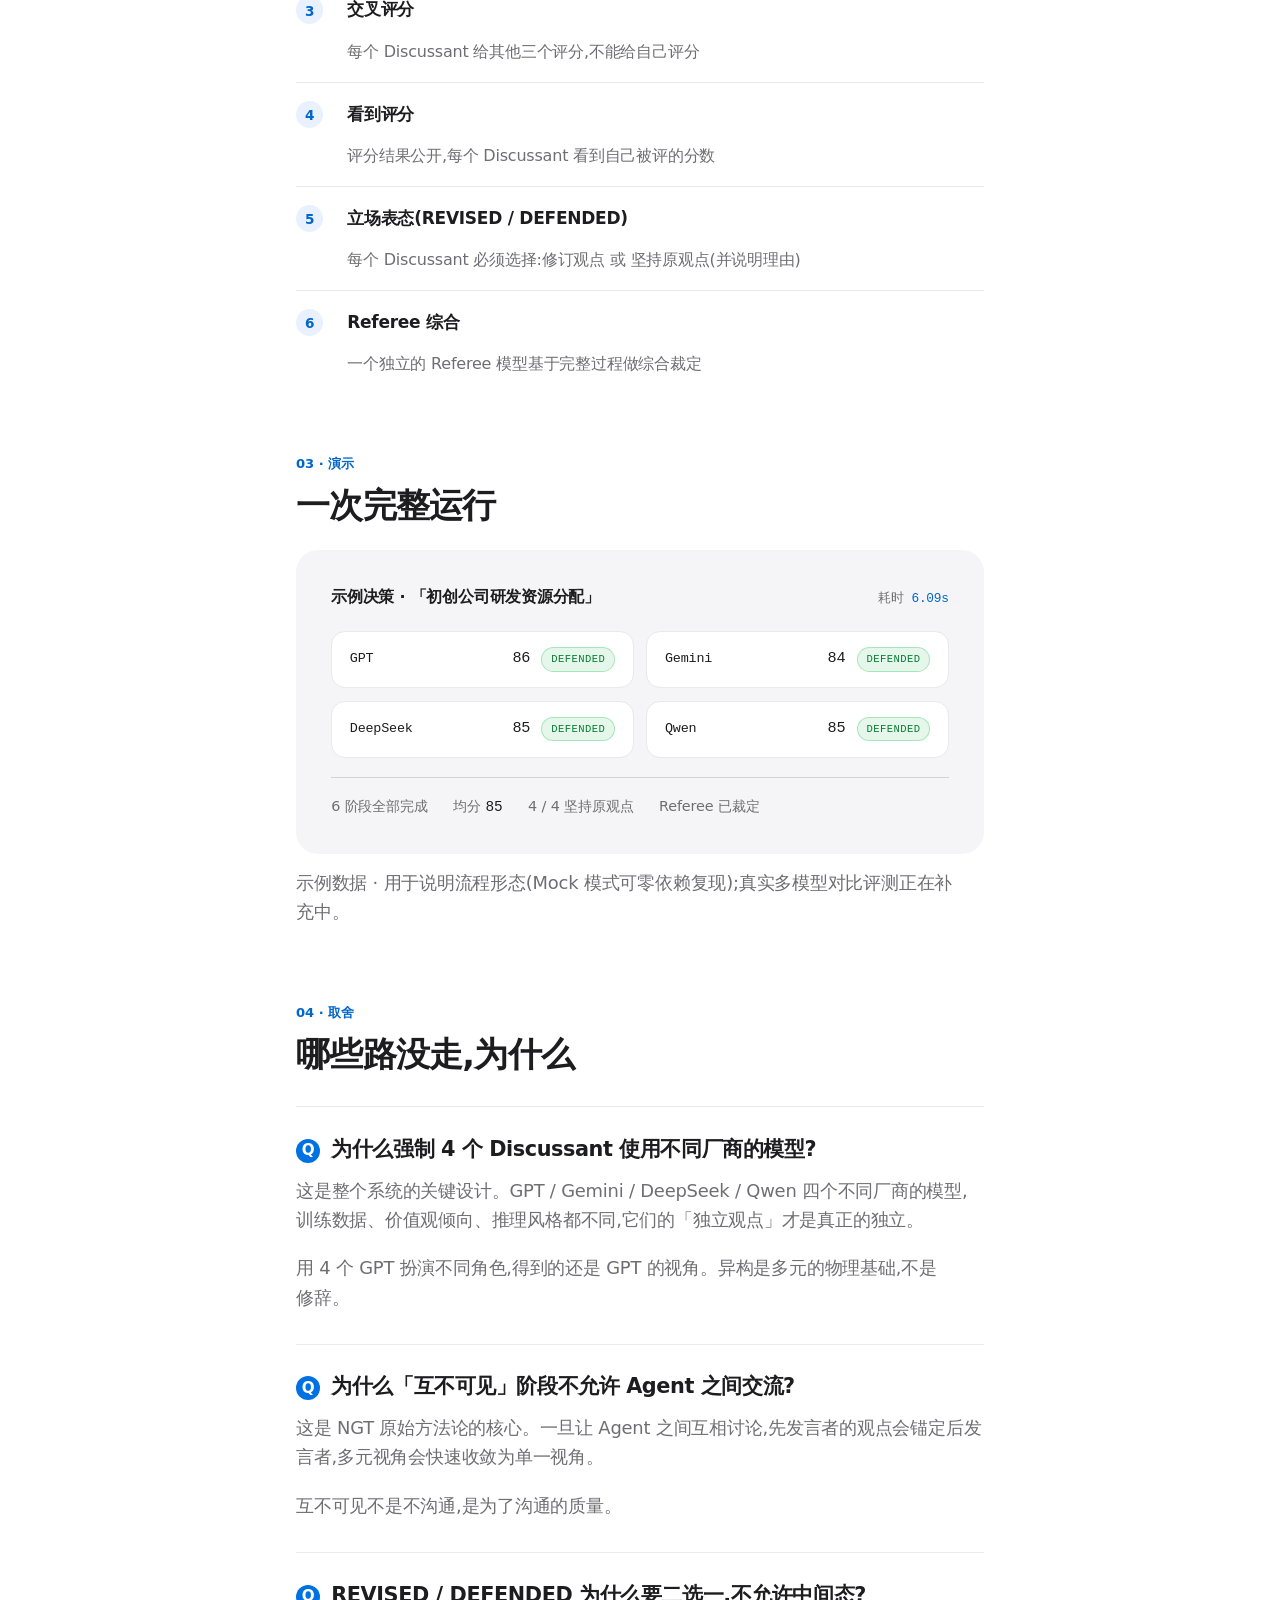
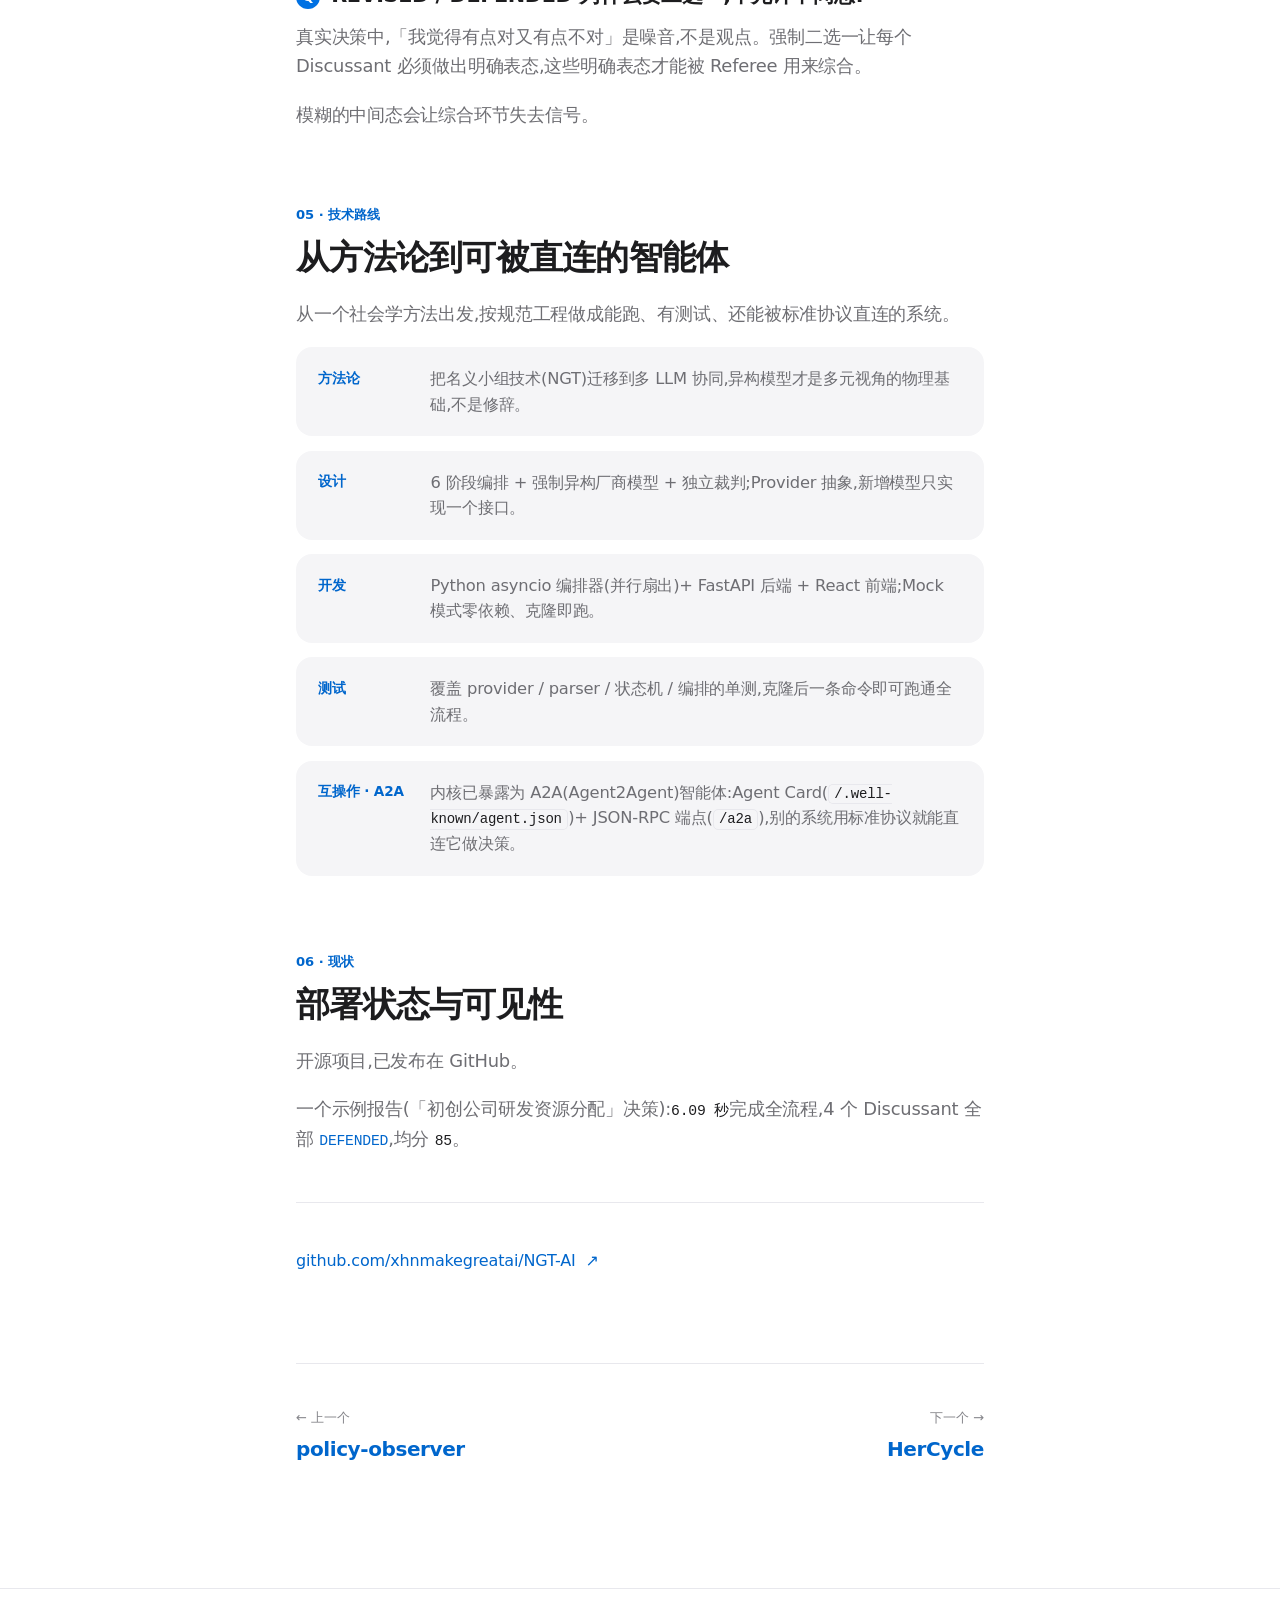
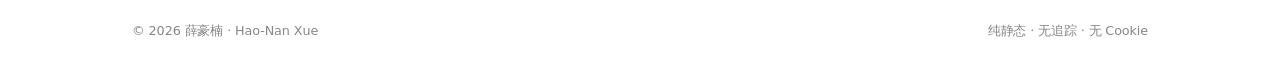
<file: projects/ngt-ai.html>
<!DOCTYPE html>
<html lang="zh-CN">
<head>
<meta charset="UTF-8" />
<meta name="viewport" content="width=device-width, initial-scale=1.0" />
<title>NGT-AI · 多 Agent 协同决策系统 — 薛豪楠</title>
<meta name="description" content="NGT-AI — 把社会学的名义小组技术(Nominal Group Technique)系统化应用到多 LLM 协同决策中,6 阶段结构化讨论 + 强制异构模型。" />
<!-- 分享卡片:部署后把 og:image / twitter:image 换成绝对地址 https://你的域名/assets/og-cover.jpg -->
<meta property="og:type" content="article" />
<meta property="og:locale" content="zh_CN" />
<meta property="og:title" content="NGT-AI · 多 Agent 协同决策系统" />
<meta property="og:description" content="6 阶段结构化讨论 + 强制异构模型,从机制上对抗单模型偏见。" />
<meta property="og:image" content="https://xhnmakegreatai.github.io/assets/og-cover.jpg" />
<meta name="twitter:card" content="summary_large_image" />
<meta name="twitter:image" content="https://xhnmakegreatai.github.io/assets/og-cover.jpg" />
<link rel="icon" type="image/svg+xml" href="../assets/favicon.svg" />
<link rel="stylesheet" href="../assets/styles.css" />
</head>
<body>

<header class="nav" id="nav" data-screen-label="NGT-AI — Nav">
  <div class="shell nav__inner">
    <a class="nav__brand" href="../index.html">薛豪楠<small>Hao-Nan Xue</small></a>
    <nav class="nav__links">
      <a href="../index.html#projects" class="is-active">项目</a>
      <a href="../agent.html">Agent</a>
      <a href="../about.html">关于</a>
      <a href="../index.html#contact">联系</a>
    </nav>
  </div>
</header>

<main class="shell detail" data-screen-label="Project · NGT-AI">

  <a class="detail__back" href="../index.html#projects">返回项目列表</a>

  <div class="detail__crumb"><span class="accent">PROJECT 03</span> · 多 AGENT 协同 · 原创方法论 · 开源</div>
  <h1 class="detail__title">NGT-AI <em>· 多 Agent 协同决策系统</em></h1>
  <p class="detail__subtitle">类型:开源项目 · 状态:已发布在 GitHub</p>

  <p class="detail__lede">
    把社会学的名义小组技术(Nominal Group Technique)<br />
    系统化应用到多 LLM 协同决策中,<br />
    通过 6 阶段结构化讨论 + 强制使用异构模型,<br />
    从机制上对抗单模型偏见。
  </p>

  <!-- 问题 -->
  <section class="chapter">
    <div class="chapter__num">01 · 问题</div>
    <h2 class="chapter__title">客户场景与真实痛点</h2>
    <p>复杂决策场景中,单一 LLM 容易陷入偏见固执,给出看似合理、但忽略了关键反方观点的答案。用户追问时,模型会用更精致的论证维护原观点,而不是真正反思。</p>
    <p>这不是某个具体模型的缺陷,是单模型架构的结构性问题:一个模型只有一个「世界观」,再聪明也只是单一视角。</p>
    <p>现有的「多 Agent 系统」大多数是同一模型扮演不同角色,这种「假多元」在面对真正复杂的决策时,会因为底层模型一致而产生群体偏见。4 个 GPT 角色,不会比 1 个 GPT 角色多出多少视角。</p>
  </section>

  <!-- 设计 -->
  <section class="chapter">
    <div class="chapter__num">02 · 设计</div>
    <h2 class="chapter__title">产品逻辑与技术架构</h2>
    <p>借鉴社会学的名义小组技术(NGT,1968 年由 Andre Delbecq 提出),一种用于避免群体决策中「从众效应」和「权威效应」的结构化方法。把这个方法应用到多 LLM 协同上,用强制的「独立产出 → 互不可见 → 交叉评分 → 立场表态 → 综合裁定」流程,让多个 AI 形成真正的多元视角。</p>

    <div class="subhead">技术架构 · 6 阶段流程</div>
    <ol class="steps">
      <li><b>独立观点产出</b><span>4 个 Discussant 各自独立思考,不接收其他人的输出</span></li>
      <li><b>互不可见的方案输出</b><span>4 个 Discussant 各自给出完整方案,系统隔离不交互</span></li>
      <li><b>交叉评分</b><span>每个 Discussant 给其他三个评分,不能给自己评分</span></li>
      <li><b>看到评分</b><span>评分结果公开,每个 Discussant 看到自己被评的分数</span></li>
      <li><b>立场表态(REVISED / DEFENDED)</b><span>每个 Discussant 必须选择:修订观点 或 坚持原观点(并说明理由)</span></li>
      <li><b>Referee 综合</b><span>一个独立的 Referee 模型基于完整过程做综合裁定</span></li>
    </ol>
  </section>

  <!-- 演示 -->
  <section class="chapter">
    <div class="chapter__num">03 · 演示</div>
    <h2 class="chapter__title">一次完整运行</h2>
    <div class="ngt">
      <div class="ngt__head">
        <div class="ngt__title">示例决策 · 「初创公司研发资源分配」</div>
        <div class="ngt__time">耗时 <b>6.09s</b></div>
      </div>
      <div class="ngt__grid">
        <div class="ngt__disc"><span class="who">GPT</span><span class="right"><span class="ngt__score">86</span><span class="ngt__badge">DEFENDED</span></span></div>
        <div class="ngt__disc"><span class="who">Gemini</span><span class="right"><span class="ngt__score">84</span><span class="ngt__badge">DEFENDED</span></span></div>
        <div class="ngt__disc"><span class="who">DeepSeek</span><span class="right"><span class="ngt__score">85</span><span class="ngt__badge">DEFENDED</span></span></div>
        <div class="ngt__disc"><span class="who">Qwen</span><span class="right"><span class="ngt__score">85</span><span class="ngt__badge">DEFENDED</span></span></div>
      </div>
      <div class="ngt__foot">
        <span>6 阶段全部完成</span>
        <span>均分 <b>85</b></span>
        <span>4 / 4 坚持原观点</span>
        <span>Referee 已裁定</span>
      </div>
    </div>
    <p class="demo__caption">示例数据 · 用于说明流程形态(Mock 模式可零依赖复现);真实多模型对比评测正在补充中。</p>
  </section>

  <!-- 取舍 -->
  <section class="chapter">
    <div class="chapter__num">04 · 取舍</div>
    <h2 class="chapter__title">哪些路没走,为什么</h2>

    <div class="tradeoff">
      <div class="tradeoff__q">为什么强制 4 个 Discussant 使用不同厂商的模型?</div>
      <p>这是整个系统的关键设计。GPT / Gemini / DeepSeek / Qwen 四个不同厂商的模型,训练数据、价值观倾向、推理风格都不同,它们的「独立观点」才是真正的独立。</p>
      <p>用 4 个 GPT 扮演不同角色,得到的还是 GPT 的视角。异构是多元的物理基础,不是修辞。</p>
    </div>

    <div class="tradeoff">
      <div class="tradeoff__q">为什么「互不可见」阶段不允许 Agent 之间交流?</div>
      <p>这是 NGT 原始方法论的核心。一旦让 Agent 之间互相讨论,先发言者的观点会锚定后发言者,多元视角会快速收敛为单一视角。</p>
      <p>互不可见不是不沟通,是为了沟通的质量。</p>
    </div>

    <div class="tradeoff">
      <div class="tradeoff__q">REVISED / DEFENDED 为什么要二选一,不允许中间态?</div>
      <p>真实决策中,「我觉得有点对又有点不对」是噪音,不是观点。强制二选一让每个 Discussant 必须做出明确表态,这些明确表态才能被 Referee 用来综合。</p>
      <p>模糊的中间态会让综合环节失去信号。</p>
    </div>
  </section>

  <!-- 技术路线 -->
  <section class="chapter">
    <div class="chapter__num">05 · 技术路线</div>
    <h2 class="chapter__title">从方法论到可被直连的智能体</h2>
    <p>从一个社会学方法出发,按规范工程做成能跑、有测试、还能被标准协议直连的系统。</p>
    <ul class="nodes">
      <li><b>方法论</b><span>把名义小组技术(NGT)迁移到多 LLM 协同,异构模型才是多元视角的物理基础,不是修辞。</span></li>
      <li><b>设计</b><span>6 阶段编排 + 强制异构厂商模型 + 独立裁判;Provider 抽象,新增模型只实现一个接口。</span></li>
      <li><b>开发</b><span>Python asyncio 编排器(并行扇出)+ FastAPI 后端 + React 前端;Mock 模式零依赖、克隆即跑。</span></li>
      <li><b>测试</b><span>覆盖 provider / parser / 状态机 / 编排的单测,克隆后一条命令即可跑通全流程。</span></li>
      <li><b>互操作 · A2A</b><span>内核已暴露为 A2A(Agent2Agent)智能体:Agent Card(<code>/.well-known/agent.json</code>)+ JSON-RPC 端点(<code>/a2a</code>),别的系统用标准协议就能直连它做决策。</span></li>
    </ul>
  </section>

  <!-- 现状 -->
  <section class="chapter">
    <div class="chapter__num">06 · 现状</div>
    <h2 class="chapter__title">部署状态与可见性</h2>
    <p>开源项目,已发布在 GitHub。</p>
    <p>一个示例报告(「初创公司研发资源分配」决策):<span class="mono" style="color:var(--ink);font-size:0.92rem;">6.09 秒</span>完成全流程,4 个 Discussant 全部 <span class="mono" style="color:var(--accent-deep);font-size:0.92rem;">DEFENDED</span>,均分 <span class="mono tabular" style="color:var(--ink);font-size:0.92rem;">85</span>。</p>
    <div class="detail__status">
      <a class="detail__link" href="https://github.com/xhnmakegreatai/NGT-AI" target="_blank" rel="noopener">github.com/xhnmakegreatai/NGT-AI &nbsp;↗</a>
    </div>
  </section>

  <nav class="pager" data-screen-label="Pager">
    <a href="policy-observer.html"><span class="label">← 上一个</span><span class="name">policy-observer</span></a>
    <a href="hercycle.html"><span class="label">下一个 →</span><span class="name">HerCycle</span></a>
  </nav>

</main>

<footer class="foot">
  <div class="shell foot__inner">
    <span>© 2026 薛豪楠 · Hao-Nan Xue</span>
    <span>纯静态 · 无追踪 · 无 Cookie</span>
  </div>
</footer>

<script>
  const nav = document.getElementById('nav');
  const onScroll = () => nav.classList.toggle('is-scrolled', window.scrollY > 8);
  document.addEventListener('scroll', onScroll, { passive: true });
  onScroll();
</script>

</body>
</html>
</file>
<file: assets/styles.css>
/* ==========================================================================
   薛豪楠 · 个人作品集 — Apple-style system
   原则:系统字体 · 大字重标题 · 居中留白 · 单一蓝色强调 · Bento 卡片
   ========================================================================== */

/* Tokens — variable NAMES kept stable so inline styles across pages resolve
   -------------------------------------------------------------------------- */
:root {
  --bg:           #ffffff;
  --bg-card:      #f5f5f7;     /* Apple light gray tile */
  --bg-alt:       #fbfbfd;
  --ink:          #1d1d1f;     /* Apple near-black */
  --ink-soft:     #1d1d1f;
  --ink-mute:     #6e6e73;     /* Apple secondary gray */
  --ink-fade:     #86868b;     /* Apple tertiary gray */
  --rule:         #d2d2d7;     /* Apple hairline */
  --rule-soft:    #e8e8ed;
  --accent:       #0071e3;     /* Apple button blue */
  --accent-deep:  #0066cc;     /* Apple link blue */
  --accent-soft:  #e8f1fd;

  /* Apple uses one system family for everything; "serif" maps to it too */
  --serif:        -apple-system, BlinkMacSystemFont, "SF Pro Display", "SF Pro Text", "Helvetica Neue", "PingFang SC", "Microsoft YaHei", system-ui, sans-serif;
  --serif-en:     -apple-system, BlinkMacSystemFont, "SF Pro Display", "Helvetica Neue", system-ui, sans-serif;
  --sans:         -apple-system, BlinkMacSystemFont, "SF Pro Text", "Helvetica Neue", "PingFang SC", "Microsoft YaHei", system-ui, sans-serif;
  --sans-cn:      -apple-system, BlinkMacSystemFont, "PingFang SC", "Helvetica Neue", "Microsoft YaHei", system-ui, sans-serif;
  --mono:         ui-monospace, "SF Mono", "Menlo", "Consolas", monospace;

  --measure:      40rem;
  --measure-wide: 56rem;
  --measure-narrow: 28rem;

  --pad-x:        clamp(1.375rem, 5vw, 2rem);
  --section-y:    clamp(5rem, 11vw, 8.5rem);

  --radius:       22px;
  --radius-lg:    28px;
}

/* Reset
   -------------------------------------------------------------------------- */
*, *::before, *::after { box-sizing: border-box; }
html, body { margin: 0; padding: 0; }
html { scroll-behavior: smooth; -webkit-text-size-adjust: 100%; }
body {
  background: var(--bg);
  color: var(--ink);
  font-family: var(--sans);
  font-size: 17px;
  line-height: 1.55;
  letter-spacing: -0.012em;
  font-feature-settings: "kern" 1, "liga" 1;
  -webkit-font-smoothing: antialiased;
  -moz-osx-font-smoothing: grayscale;
  text-rendering: optimizeLegibility;
}
img, svg { display: block; max-width: 100%; }
a { color: inherit; text-decoration: none; }
button { font: inherit; cursor: pointer; }
::selection { background: var(--accent-soft); color: var(--accent-deep); }

/* Layout primitives
   -------------------------------------------------------------------------- */
.shell {
  width: 100%;
  max-width: 67.5rem;        /* ~1080px, Apple content width */
  margin: 0 auto;
  padding: 0 var(--pad-x);
}
.measure   { max-width: var(--measure); }
.measure-w { max-width: var(--measure-wide); }
.measure-n { max-width: var(--measure-narrow); }
.rule { border: 0; border-top: 1px solid var(--rule); margin: 0; }

/* Typography
   -------------------------------------------------------------------------- */
.serif    { font-family: var(--serif); }
.sans     { font-family: var(--sans); }
.mono     { font-family: var(--mono); }

h1, h2, h3, h4 {
  font-family: var(--serif);
  font-weight: 600;
  letter-spacing: -0.02em;
  color: var(--ink);
  margin: 0;
  line-height: 1.08;
  text-wrap: balance;
}
h1 { font-size: clamp(2.6rem, 6.5vw, 4.5rem); letter-spacing: -0.025em; }
h2 { font-size: clamp(1.9rem, 4vw, 2.75rem); letter-spacing: -0.02em; }
h3 { font-size: clamp(1.25rem, 2vw, 1.5rem); }
h4 { font-size: 1.05rem; font-weight: 600; letter-spacing: -0.01em; }

p  { margin: 0 0 1.1em 0; line-height: 1.6; color: var(--ink-mute); text-wrap: pretty; }
p:last-child { margin-bottom: 0; }

.lede {
  font-size: clamp(1.25rem, 2.2vw, 1.6rem);
  line-height: 1.42;
  color: var(--ink);
  font-weight: 500;
  letter-spacing: -0.018em;
}
.eyebrow {
  font-size: 0.8rem;
  letter-spacing: 0;
  color: var(--accent-deep);
  font-weight: 600;
}
.tabular { font-variant-numeric: tabular-nums; }

/* Apple-style inline "learn more" link */
.cta {
  display: inline-flex;
  align-items: center;
  gap: 0.15rem;
  color: var(--accent-deep);
  font-size: 1.0rem;
  font-weight: 400;
  letter-spacing: -0.01em;
}
.cta::after { content: "›"; font-size: 1.15em; line-height: 1; transition: transform 200ms ease; }
.cta:hover { text-decoration: underline; text-underline-offset: 3px; }

/* Navbar — translucent thin bar, tiny links, centered
   -------------------------------------------------------------------------- */
.nav {
  position: sticky;
  top: 0;
  z-index: 50;
  height: 48px;
  background: color-mix(in srgb, var(--bg) 72%, transparent);
  backdrop-filter: saturate(180%) blur(20px);
  -webkit-backdrop-filter: saturate(180%) blur(20px);
  border-bottom: 1px solid transparent;
  transition: border-color 200ms ease;
}
.nav.is-scrolled { border-bottom-color: color-mix(in srgb, var(--rule) 65%, transparent); }
.nav__inner {
  display: flex;
  align-items: center;
  justify-content: space-between;
  gap: 2rem;
  height: 48px;
  padding: 0;
}
.nav__brand {
  font-family: var(--serif);
  font-size: 1.0rem;
  font-weight: 600;
  letter-spacing: -0.01em;
  color: var(--ink);
  display: inline-flex;
  align-items: baseline;
  gap: 0.5rem;
}
.nav__brand small {
  font-size: 0.72rem;
  color: var(--ink-fade);
  letter-spacing: 0;
  font-weight: 400;
}
.nav__links {
  display: flex;
  gap: 1.9rem;
  font-size: 0.8rem;
  font-weight: 400;
  color: var(--ink);
  letter-spacing: -0.01em;
}
.nav__links a { position: relative; opacity: 0.86; transition: opacity 150ms ease; }
.nav__links a:hover { opacity: 1; }
.nav__links a.is-active { opacity: 1; color: var(--ink); }
.nav__links a.is-active::after {
  content: "";
  position: absolute;
  left: 0; right: 0; bottom: -16px;
  height: 2px;
  background: var(--ink);
  border-radius: 2px;
}
@media (max-width: 560px) {
  .nav__links { gap: 1.2rem; font-size: 0.8rem; }
  .nav__brand small { display: none; }
  .nav__links a.is-active::after { bottom: -15px; }
}

/* Hero — centered, big bold headline
   -------------------------------------------------------------------------- */
.hero {
  padding-top: clamp(4.5rem, 11vw, 8.5rem);
  padding-bottom: clamp(3.5rem, 8vw, 6rem);
  text-align: center;
}
.hero__status {
  display: inline-flex;
  align-items: center;
  gap: 0.5rem;
  font-size: 0.86rem;
  color: var(--ink-mute);
  font-weight: 400;
  letter-spacing: -0.01em;
  margin-bottom: 1.8rem;
  padding: 0.4rem 0.95rem;
  background: var(--bg-card);
  border-radius: 980px;
}
.hero__status::before {
  content: "";
  width: 7px; height: 7px;
  background: #1db954;
  border-radius: 50%;
}
.hero__title {
  font-family: var(--serif);
  font-size: clamp(2.6rem, 7vw, 5rem);
  line-height: 1.05;
  letter-spacing: -0.03em;
  font-weight: 600;
  max-width: 16ch;
  margin: 0 auto 1.6rem;
}
.hero__sub {
  font-family: var(--sans-cn);
  max-width: 40rem;
  margin: 0 auto;
  color: var(--ink-mute);
  font-size: clamp(1.1rem, 1.6vw, 1.3rem);
  line-height: 1.55;
  letter-spacing: -0.015em;
  font-weight: 400;
}
.hero__sub .name {
  display: block;
  color: var(--ink);
  font-weight: 600;
  margin-bottom: 0.6rem;
  font-size: 1.05em;
}
.hero__actions {
  display: flex;
  gap: 1.6rem;
  justify-content: center;
  margin-top: 2.2rem;
  flex-wrap: wrap;
}
.btn-pill {
  display: inline-flex;
  align-items: center;
  gap: 0.3rem;
  background: var(--accent);
  color: #fff;
  font-size: 1.0rem;
  font-weight: 400;
  letter-spacing: -0.01em;
  padding: 0.75rem 1.5rem;
  border-radius: 980px;
  transition: background 180ms ease;
}
.btn-pill:hover { background: var(--accent-deep); }
/* secondary pill — light gray, for résumé download */
.btn-pill--ghost {
  background: var(--bg-card);
  color: var(--ink);
}
.btn-pill--ghost::after { content: "\2193"; font-size: 0.95em; margin-left: 0.1rem; }
.btn-pill--ghost:hover { background: var(--rule-soft); }

/* Skills table (about page · 技术栈)
   -------------------------------------------------------------------------- */
.skills { margin: 1.1rem 0 0; }
.skills > div {
  display: grid;
  grid-template-columns: 7rem 1fr;
  gap: 1.4rem;
  padding: 0.95rem 0;
  border-top: 1px solid var(--rule-soft);
  align-items: baseline;
}
.skills > div:last-child { border-bottom: 1px solid var(--rule-soft); }
.skills dt {
  font-family: var(--sans);
  font-size: 0.9rem;
  color: var(--ink-fade);
  font-weight: 600;
  letter-spacing: -0.005em;
}
.skills dd {
  margin: 0;
  font-family: var(--sans-cn);
  font-size: 1.05rem;
  color: var(--ink);
  letter-spacing: -0.012em;
  line-height: 1.6;
}
@media (max-width: 480px) {
  .skills > div { grid-template-columns: 1fr; gap: 0.3rem; padding: 0.85rem 0; }
}

/* 技能栈:分层标签 + 诚实注 */
.skills-tier {
  margin: 1.9rem 0 0.1rem;
  font-family: var(--sans);
  font-size: 0.82rem; font-weight: 600; letter-spacing: 0.01em;
  color: var(--accent-deep);
}
.skills-note {
  margin-top: 0.95rem;
  font-size: 0.92rem; color: var(--ink-mute); line-height: 1.6;
}
.skills-note b { color: var(--ink); font-weight: 600; }

/* Section header — centered, bold
   -------------------------------------------------------------------------- */
.section {
  padding-top: var(--section-y);
  padding-bottom: var(--section-y);
}
.section--gray { background: var(--bg-card); }
.section__head {
  text-align: center;
  margin-bottom: clamp(2.5rem, 5vw, 3.5rem);
}
.section__title {
  font-family: var(--serif);
  font-size: clamp(1.9rem, 4vw, 2.75rem);
  font-weight: 600;
  letter-spacing: -0.02em;
  line-height: 1.1;
}
.section__title .num { display: none; }
.section__meta {
  display: block;
  margin-top: 0.9rem;
  font-size: 1.1rem;
  letter-spacing: -0.01em;
  color: var(--ink-mute);
  font-weight: 400;
}
a.section__meta:hover { color: var(--accent-deep); }

/* Bento project cards
   -------------------------------------------------------------------------- */
.cards {
  display: grid;
  grid-template-columns: repeat(2, minmax(0, 1fr));
  gap: 1.25rem;
}
.card {
  display: block;
  position: relative;
  background: var(--bg-card);
  border: 0;
  border-radius: var(--radius-lg);
  padding: clamp(2rem, 3.5vw, 2.75rem);
  overflow: hidden;
  transition: transform 300ms cubic-bezier(0.2,0.7,0.3,1), box-shadow 300ms ease;
}
.card--feature { grid-column: 1 / -1; }
.card:hover {
  box-shadow: 0 22px 50px -28px rgba(0,0,0,0.22);
}
.card__row { display: block; }
.card__name {
  font-family: var(--serif);
  font-size: clamp(1.55rem, 2.6vw, 2.1rem);
  font-weight: 600;
  letter-spacing: -0.02em;
  color: var(--ink);
  margin-bottom: 0.6rem;
  line-height: 1.1;
}
.card--feature .card__name { font-size: clamp(1.9rem, 3.4vw, 2.6rem); }
.card__name .index { display: none; }
.card__name em {
  font-style: normal;
  display: block;
  color: var(--ink-mute);
  font-weight: 500;
  font-size: 0.5em;
  margin: 0.5rem 0 0;
  letter-spacing: -0.01em;
}
.card__tags {
  display: flex;
  flex-wrap: wrap;
  gap: 0.5rem;
  margin-bottom: 1.1rem;
  font-size: 0.78rem;
  letter-spacing: -0.005em;
  color: var(--ink-mute);
  font-weight: 500;
}
.card__tags span {
  display: inline-flex;
  align-items: center;
  background: color-mix(in srgb, var(--bg) 70%, transparent);
  border: 1px solid var(--rule-soft);
  padding: 0.25rem 0.7rem;
  border-radius: 980px;
}
.card__tags .deployed {
  color: #0a7d33;
  border-color: color-mix(in srgb, #1db954 35%, transparent);
  background: color-mix(in srgb, #1db954 10%, var(--bg));
}
.card__oneliner {
  font-family: var(--sans-cn);
  font-size: clamp(1.05rem, 1.5vw, 1.2rem);
  line-height: 1.5;
  color: var(--ink);
  font-weight: 500;
  letter-spacing: -0.015em;
  margin-bottom: 0.9rem;
  max-width: 40rem;
}
.card--feature .card__oneliner { max-width: 44rem; }
.card__desc {
  color: var(--ink-mute);
  font-size: 0.98rem;
  line-height: 1.55;
  letter-spacing: -0.01em;
  max-width: 40rem;
  margin-bottom: 1.4rem;
}
.card__arrow {
  display: inline-flex;
  align-items: center;
  gap: 0.15rem;
  color: var(--accent-deep);
  font-family: var(--sans);
  font-size: 1.0rem;
  font-weight: 400;
}
.card__arrow::before { content: "了解更多"; }
.card__arrow { font-size: 0; }
.card__arrow::before { font-size: 1rem; }
.card__arrow::after { content: "›"; font-size: 1.2rem; margin-left: 0.1rem; transition: transform 200ms ease; }
.card:hover .card__arrow::after { transform: translateX(3px); }

/* Aux small cards */
.cards-aux {
  grid-column: 1 / -1;
  display: grid;
  grid-template-columns: repeat(2, minmax(0, 1fr));
  gap: 1.25rem;
}
.card-sm {
  display: block;
  background: var(--bg-card);
  border: 0;
  border-radius: var(--radius);
  padding: 1.75rem 1.9rem;
  transition: transform 300ms cubic-bezier(0.2,0.7,0.3,1), box-shadow 300ms ease;
}
.card-sm:hover { box-shadow: 0 18px 40px -28px rgba(0,0,0,0.2); }
.card-sm__head {
  display: flex;
  align-items: baseline;
  justify-content: space-between;
  gap: 1rem;
  margin-bottom: 0.7rem;
}
.card-sm__name {
  font-family: var(--serif);
  font-size: 1.3rem;
  font-weight: 600;
  letter-spacing: -0.02em;
  color: var(--ink);
}
.card-sm__name em { font-style: normal; color: var(--ink-mute); font-weight: 500; font-size: 0.78em; margin-left: 0.4rem; }
.card-sm__ext {
  font-size: 0.82rem;
  color: var(--accent-deep);
  font-weight: 400;
  white-space: nowrap;
}
.card-sm__tags {
  font-size: 0.8rem;
  letter-spacing: -0.005em;
  color: var(--ink-mute);
  margin-bottom: 0.7rem;
  font-weight: 500;
}
.card-sm__tags span + span::before { content: " · "; color: var(--ink-fade); }
.card-sm__oneliner {
  font-family: var(--sans-cn);
  font-size: 1.0rem;
  line-height: 1.5;
  letter-spacing: -0.01em;
  color: var(--ink-mute);
  text-wrap: pretty;
}

@media (max-width: 720px) {
  .cards { grid-template-columns: 1fr; }
  .cards-aux { grid-template-columns: 1fr; }
}

/* About summary — centered Apple statement
   -------------------------------------------------------------------------- */
.about-summary {
  max-width: 44rem;
  margin: 0 auto;
  text-align: center;
}
.about-summary p {
  font-family: var(--sans-cn);
  font-size: clamp(1.2rem, 2vw, 1.55rem);
  line-height: 1.5;
  color: var(--ink);
  letter-spacing: -0.018em;
  font-weight: 500;
  margin-bottom: 1.4rem;
}
.about-summary .more {
  color: var(--accent-deep);
  font-family: var(--sans);
  font-size: 1.1rem;
  font-weight: 400;
  letter-spacing: -0.01em;
}
.about-summary .more:hover { text-decoration: underline; text-underline-offset: 3px; }

/* Contact — Apple tiles
   -------------------------------------------------------------------------- */
.contact {
  display: grid;
  grid-template-columns: repeat(3, minmax(0, 1fr));
  gap: 1.25rem;
  max-width: 56rem;
  margin: 0 auto;
}
.contact__item {
  border: 0;
  border-radius: var(--radius);
  padding: 1.75rem 1.9rem;
  background: var(--bg-card);
  transition: box-shadow 250ms ease;
}
.contact__item:hover { box-shadow: 0 16px 36px -26px rgba(0,0,0,0.2); }
.contact__label {
  font-size: 0.82rem;
  letter-spacing: -0.005em;
  color: var(--ink-mute);
  font-weight: 600;
  margin-bottom: 0.7rem;
}
.contact__value {
  font-family: var(--sans);
  font-size: 1.0rem;
  letter-spacing: -0.01em;
  color: var(--ink);
  word-break: break-all;
  font-weight: 400;
}
.contact__value a { color: var(--accent-deep); }
.contact__value a:hover { text-decoration: underline; text-underline-offset: 3px; }
.contact__hint {
  margin-top: 0.6rem;
  font-size: 0.85rem;
  letter-spacing: -0.01em;
  color: var(--ink-fade);
  font-family: var(--sans-cn);
}
@media (max-width: 720px) { .contact { grid-template-columns: 1fr; } }

/* QR popover */
.wechat-toggle { background: none; border: none; padding: 0; color: inherit; font: inherit; text-align: left; width: 100%; }
.wechat-popover {
  margin-top: 0.9rem; display: none; padding: 0.9rem;
  background: var(--bg); border: 1px solid var(--rule); border-radius: 14px; text-align: center;
}
.wechat-popover.is-open { display: block; }
.wechat-popover .qr-placeholder {
  width: 140px; height: 140px; margin: 0 auto;
  background: repeating-linear-gradient(45deg, var(--rule-soft) 0 6px, transparent 6px 12px), var(--bg);
  border: 1px solid var(--rule); border-radius: 12px;
  display: grid; place-items: center;
  font-family: var(--mono); font-size: 0.7rem; color: var(--ink-fade); letter-spacing: 0.05em;
}
.wechat-popover .qr-img {
  width: 180px; height: 180px; margin: 0 auto;
  border: 1px solid var(--rule); border-radius: 12px; display: block;
}
.wechat-popover .qr-caption { font-size: 0.78rem; color: var(--ink-mute); margin-top: 0.6rem; }

/* Project detail pages
   -------------------------------------------------------------------------- */
.detail {
  padding-top: clamp(3rem, 6vw, 4.5rem);
  padding-bottom: clamp(4rem, 9vw, 7.5rem);
  max-width: 47rem;
}
.detail__back {
  display: inline-flex; align-items: center; gap: 0.3rem;
  font-size: 0.92rem; color: var(--accent-deep); margin-bottom: 2.8rem;
  letter-spacing: -0.01em; font-weight: 400;
}
.detail__back:hover { text-decoration: underline; text-underline-offset: 3px; }
.detail__back::before { content: "‹"; font-size: 1.15rem; line-height: 1; }
.detail__crumb {
  font-size: 0.8rem; letter-spacing: 0; color: var(--ink-fade);
  font-weight: 600; margin-bottom: 1.1rem; text-transform: none;
}
.detail__crumb .accent { color: var(--accent-deep); }
.detail__title {
  font-family: var(--serif);
  font-size: clamp(2.2rem, 5vw, 3.4rem);
  font-weight: 600; letter-spacing: -0.025em;
  margin-bottom: 0.5rem; line-height: 1.08;
}
.detail__title em {
  font-style: normal; color: var(--ink-mute); font-weight: 500;
  font-size: 0.46em; margin-left: 0; display: block; margin-top: 0.5rem;
  letter-spacing: -0.015em; font-family: var(--serif);
}
.detail__subtitle {
  font-family: var(--sans-cn); font-size: 1.05rem; color: var(--ink-mute);
  margin-bottom: 2.6rem; letter-spacing: -0.01em;
}
.detail__lede {
  font-family: var(--serif);
  font-size: clamp(1.4rem, 2.6vw, 2rem);
  line-height: 1.32; color: var(--ink);
  font-weight: 600; letter-spacing: -0.022em;
  margin: 2.5rem 0 3.5rem; padding: 0; border: 0;
  text-wrap: pretty;
}

.chapter { margin-top: clamp(3.5rem, 6vw, 5rem); }
.chapter__num {
  font-size: 0.82rem; letter-spacing: 0; color: var(--accent-deep);
  font-weight: 600; margin-bottom: 0.8rem; text-transform: none;
}
.chapter__title {
  font-family: var(--serif);
  font-size: clamp(1.6rem, 3vw, 2.1rem);
  font-weight: 600; margin-bottom: 1.4rem; letter-spacing: -0.022em; line-height: 1.12;
}
.chapter p {
  font-family: var(--sans-cn);
  font-size: 1.12rem; line-height: 1.62; color: var(--ink-mute); letter-spacing: -0.012em;
}

.subhead {
  font-family: var(--sans-cn); font-size: 1.02rem; font-weight: 600;
  color: var(--ink); margin: 2.2rem 0 0.9rem; letter-spacing: -0.01em;
}

/* Metrics strip — 项目页顶部横排数据条(真实数字,不放估算) */
.metrics {
  display: grid; grid-template-columns: repeat(auto-fit, minmax(150px, 1fr));
  gap: 0; border-top: 1px solid var(--rule); border-bottom: 1px solid var(--rule);
  margin: 2.6rem 0 0.6rem;
}
.metrics__cell {
  padding: 1.3rem 1rem 1.2rem;
  border-left: 1px solid var(--rule-soft);
}
.metrics__cell:first-child { border-left: 0; }
.metrics__value {
  display: block; font-family: var(--mono); font-variant-numeric: tabular-nums;
  font-size: 1.5rem; font-weight: 600; color: var(--ink); letter-spacing: -0.02em;
  line-height: 1.15; margin-bottom: 0.4rem;
}
.metrics__label {
  display: block; font-family: var(--sans-cn); font-size: 0.78rem;
  color: var(--ink-fade); line-height: 1.45; letter-spacing: 0;
}
.metrics + .demo__caption { margin-top: 0.5rem; }
@media (max-width: 640px) {
  .metrics { grid-template-columns: repeat(2, 1fr); }
  .metrics__cell:nth-child(odd) { border-left: 0; }
  .metrics__cell { border-top: 1px solid var(--rule-soft); }
  .metrics__cell:nth-child(-n+2) { border-top: 0; }
}

/* Trade-off Q/A */
.tradeoff { border-top: 1px solid var(--rule-soft); padding-top: 1.8rem; margin-top: 2rem; }
.tradeoff:first-of-type { border-top: 0; padding-top: 0; margin-top: 0; }
.tradeoff__q {
  font-family: var(--serif); font-size: 1.3rem; font-weight: 600;
  color: var(--ink); margin-bottom: 0.8rem; line-height: 1.3; letter-spacing: -0.02em;
}
.tradeoff__q::before {
  content: "Q"; font-family: var(--sans); font-size: 0.95rem; color: #fff;
  background: var(--accent); width: 1.5rem; height: 1.5rem; border-radius: 50%;
  display: inline-flex; align-items: center; justify-content: center;
  margin-right: 0.7rem; vertical-align: 0.05em; font-weight: 600;
}

/* Steps list */
.steps { list-style: none; padding: 0; margin: 0; counter-reset: step; }
.steps li {
  counter-increment: step;
  display: grid; grid-template-columns: 2.4rem 1fr; gap: 0.8rem;
  padding: 1.1rem 0; border-top: 1px solid var(--rule-soft);
  font-family: var(--sans-cn); line-height: 1.55; letter-spacing: -0.012em;
}
.steps li:first-child { border-top: 0; padding-top: 0.4rem; }
.steps li:last-child { padding-bottom: 0; }
.steps li::before {
  content: counter(step); font-family: var(--sans); font-size: 0.85rem; color: var(--accent-deep);
  font-weight: 600; align-self: start; padding-top: 0.15rem;
  width: 1.7rem; height: 1.7rem; border-radius: 50%;
  background: var(--accent-soft); display: inline-flex; align-items: center; justify-content: center;
}
.steps li b { grid-column: 2; display: block; color: var(--ink); font-weight: 600; margin-bottom: 0.25rem; letter-spacing: -0.015em; }
.steps li span { grid-column: 2; color: var(--ink-mute); font-size: 1.0rem; }

/* Architecture nodes */
.nodes { list-style: none; padding: 0; margin: 0; display: grid; gap: 0.9rem; }
.nodes li {
  display: grid; grid-template-columns: 6rem 1fr; gap: 1rem;
  padding: 1.2rem 1.4rem; background: var(--bg-card); border: 0; border-radius: 16px;
  font-family: var(--sans-cn); font-size: 1.02rem; line-height: 1.55; letter-spacing: -0.012em;
}
.nodes li b {
  font-family: var(--sans); font-size: 0.85rem; color: var(--accent-deep);
  font-weight: 600; align-self: start; padding-top: 0.1rem;
}
.nodes li span { color: var(--ink-mute); }
@media (max-width: 560px) { .nodes li { grid-template-columns: 1fr; gap: 0.25rem; } }

/* Detail status / link */
.detail__status {
  margin-top: 3rem; padding-top: 1.8rem; border-top: 1px solid var(--rule-soft);
  font-family: var(--sans-cn); font-size: 1.05rem; color: var(--ink-mute); line-height: 1.6; letter-spacing: -0.012em;
}
.detail__link {
  display: inline-flex; align-items: center; gap: 0.3rem; margin-top: 1rem;
  font-family: var(--sans); font-size: 1.0rem; color: var(--accent-deep);
  font-weight: 400; letter-spacing: -0.01em;
}
.detail__link:hover { text-decoration: underline; text-underline-offset: 3px; }
.detail__link.is-private {
  color: var(--ink-mute); cursor: default; pointer-events: none; text-decoration: none;
}
.detail__link.is-private::after {
  content: "Private"; font-size: 0.74rem; margin-left: 0.5rem; padding: 0.15rem 0.55rem;
  background: var(--bg-card); border-radius: 980px; letter-spacing: 0; color: var(--ink-mute); font-weight: 500;
}

/* Demo block (placeholder for screenshots / video) */
.demo {
  margin-top: 1.6rem;
  background: var(--bg-card);
  border-radius: var(--radius);
  aspect-ratio: 16 / 10;
  display: grid;
  place-items: center;
  text-align: center;
  padding: 2rem;
  overflow: hidden;
}
.demo--grid {
  aspect-ratio: auto;
  display: grid;
  grid-template-columns: repeat(2, 1fr);
  gap: 0.9rem;
  background: transparent;
  padding: 0;
}
.demo__cell {
  background: var(--bg-card);
  border-radius: 16px;
  aspect-ratio: 4 / 3;
  display: grid;
  place-items: center;
  text-align: center;
  padding: 1.2rem;
}
.demo__placeholder {
  font-family: var(--sans-cn);
  color: var(--ink-fade);
  font-size: 0.92rem;
  letter-spacing: -0.01em;
  line-height: 1.5;
}
.demo__placeholder b {
  display: block;
  font-family: var(--mono);
  font-size: 0.78rem;
  color: var(--ink-mute);
  margin-bottom: 0.4rem;
  letter-spacing: 0;
  font-weight: 500;
}
.demo__caption {
  margin-top: 0.9rem;
  font-family: var(--sans-cn);
  font-size: 0.9rem;
  color: var(--ink-fade);
  letter-spacing: -0.01em;
}
@media (max-width: 560px) { .demo--grid { grid-template-columns: 1fr; } }

/* Architecture diagram (policy-observer)
   -------------------------------------------------------------------------- */
.arch {
  margin-top: 1.6rem;
  background: var(--bg-card);
  border-radius: var(--radius);
  padding: clamp(2rem, 4vw, 3rem) clamp(1.5rem, 4vw, 3rem);
  display: flex;
  flex-direction: column;
  align-items: center;
}
.arch__row { display: flex; gap: 1.25rem; width: 100%; justify-content: center; }
.arch__row--two { max-width: 38rem; }
.arch__box {
  flex: 1 1 0;
  min-width: 0;
  max-width: 22rem;
  background: var(--bg);
  border: 1px solid var(--rule-soft);
  border-radius: 16px;
  padding: 1.1rem 1.3rem;
  text-align: left;
  box-shadow: 0 1px 2px rgba(0,0,0,0.04);
}
.arch__box b {
  display: block;
  font-family: var(--serif);
  font-size: 1.1rem;
  font-weight: 600;
  letter-spacing: -0.018em;
  color: var(--ink);
  margin: 0.45rem 0 0.25rem;
}
.arch__box small {
  font-family: var(--sans-cn);
  font-size: 0.85rem;
  color: var(--ink-mute);
  letter-spacing: -0.01em;
  line-height: 1.4;
  display: block;
}
.arch__tag {
  font-family: var(--mono);
  font-size: 0.68rem;
  letter-spacing: 0.04em;
  color: var(--ink-fade);
  font-weight: 500;
}
.arch__box--accent {
  border-color: color-mix(in srgb, var(--accent) 40%, transparent);
  background: var(--accent-soft);
}
.arch__box--accent .arch__tag { color: var(--accent-deep); }
.arch__box--plugin {
  border-style: dashed;
  border-color: var(--rule);
  background: transparent;
  box-shadow: none;
}
/* connectors */
.arch__merge {
  width: 60%;
  max-width: 22rem;
  height: 28px;
  margin: 0 auto;
  border-left: 1px solid var(--rule);
  border-right: 1px solid var(--rule);
  border-bottom: 1px solid var(--rule);
  border-bottom-left-radius: 10px;
  border-bottom-right-radius: 10px;
  position: relative;
}
.arch__merge::after {
  content: "";
  position: absolute;
  left: 50%; bottom: -14px;
  transform: translateX(-50%);
  width: 1px; height: 14px;
  background: var(--rule);
}
.arch__line {
  width: 1px; height: 28px;
  background: var(--rule);
  margin: 0 auto;
}
.arch__row + .arch__line, .arch__merge + .arch__row { margin-top: 14px; }
@media (max-width: 480px) {
  .arch__row--two { flex-direction: column; align-items: stretch; }
  .arch__merge { display: none; }
  .arch__row--two + .arch__row { margin-top: 14px; }
}

/* NGT sample-run card (ngt-ai)
   -------------------------------------------------------------------------- */
.ngt {
  margin-top: 1.6rem;
  background: var(--bg-card);
  border-radius: var(--radius);
  padding: clamp(1.5rem, 3vw, 2.2rem);
}
.ngt__head {
  display: flex; align-items: baseline; justify-content: space-between;
  gap: 1rem; flex-wrap: wrap; margin-bottom: 1.3rem;
}
.ngt__title { font-family: var(--sans-cn); font-size: 1.0rem; font-weight: 600; color: var(--ink); letter-spacing: -0.015em; }
.ngt__time { font-family: var(--mono); font-size: 0.8rem; color: var(--ink-mute); }
.ngt__time b { color: var(--accent-deep); font-weight: 500; }
.ngt__grid { display: grid; grid-template-columns: repeat(2, 1fr); gap: 0.8rem; }
.ngt__disc {
  background: var(--bg); border: 1px solid var(--rule-soft); border-radius: 14px;
  padding: 0.95rem 1.1rem; display: flex; align-items: center; justify-content: space-between; gap: 0.8rem;
}
.ngt__disc .who { font-family: var(--mono); font-size: 0.84rem; color: var(--ink); font-weight: 500; }
.ngt__disc .right { display: flex; align-items: center; gap: 0.7rem; }
.ngt__score { font-family: var(--mono); font-size: 0.95rem; color: var(--ink); font-variant-numeric: tabular-nums; }
.ngt__badge {
  font-family: var(--mono); font-size: 0.66rem; letter-spacing: 0.04em; font-weight: 500;
  padding: 0.2rem 0.55rem; border-radius: 980px;
  background: color-mix(in srgb, #1db954 12%, var(--bg)); color: #0a7d33;
  border: 1px solid color-mix(in srgb, #1db954 30%, transparent);
}
.ngt__badge--rev { background: var(--accent-soft); color: var(--accent-deep); border-color: color-mix(in srgb, var(--accent) 30%, transparent); }
.ngt__foot {
  margin-top: 1.2rem; padding-top: 1.1rem; border-top: 1px solid var(--rule);
  display: flex; gap: 1.6rem; flex-wrap: wrap;
  font-family: var(--sans-cn); font-size: 0.9rem; color: var(--ink-mute); letter-spacing: -0.01em;
}
.ngt__foot b { font-family: var(--mono); color: var(--ink); font-weight: 500; font-variant-numeric: tabular-nums; }
@media (max-width: 480px) { .ngt__grid { grid-template-columns: 1fr; } }

/* Pager */
.pager {
  margin-top: clamp(4rem, 7vw, 6rem); padding-top: 2.2rem; border-top: 1px solid var(--rule-soft);
  display: grid; grid-template-columns: 1fr 1fr; gap: 1.5rem;
}
.pager a { display: block; padding: 0.5rem 0; font-family: var(--sans-cn); }
.pager a + a { text-align: right; }
.pager .label {
  display: block; font-size: 0.82rem; letter-spacing: -0.005em; color: var(--ink-fade);
  font-weight: 500; margin-bottom: 0.4rem;
}
.pager .name {
  font-family: var(--serif); font-size: 1.25rem; font-weight: 600;
  color: var(--accent-deep); letter-spacing: -0.02em;
}
.pager a:hover .name { text-decoration: underline; text-underline-offset: 3px; }
@media (max-width: 480px) { .pager { grid-template-columns: 1fr; gap: 1rem; } .pager a + a { text-align: left; } }

/* About page
   -------------------------------------------------------------------------- */
.about-page { padding-top: clamp(3rem, 6vw, 4.5rem); padding-bottom: clamp(4rem, 9vw, 7.5rem); max-width: 44rem; }
.about-page h1 { font-size: clamp(2.4rem, 5vw, 3.4rem); margin-bottom: 2.6rem; font-weight: 600; letter-spacing: -0.025em; }
.about-page .section-h {
  font-size: 0.82rem; letter-spacing: 0; color: var(--accent-deep);
  font-weight: 600; margin: 3.5rem 0 1rem; text-transform: none;
}
.about-page p {
  font-family: var(--sans-cn); font-size: 1.12rem; line-height: 1.65; color: var(--ink-mute); letter-spacing: -0.012em;
}
.about-page p strong {
  display: block; color: var(--ink); font-family: var(--sans-cn); font-weight: 600;
  margin-bottom: 0.4rem; margin-top: 1.6rem; letter-spacing: -0.015em; font-size: 1.05em;
}
.about-page p strong:first-child { margin-top: 0; }

/* 研究样张(policy-observer 演示)
   -------------------------------------------------------------------------- */
.sample {
  margin-top: 1rem;
  background: var(--bg-card);
  border-radius: var(--radius);
  padding: clamp(1.4rem, 3vw, 2rem);
}
.sample__src {
  font-family: var(--mono);
  font-size: 0.74rem;
  letter-spacing: 0.02em;
  color: var(--ink-fade);
  margin-bottom: 0.9rem;
}
.sample__lead {
  font-family: var(--sans-cn);
  font-size: 1.05rem;
  line-height: 1.6;
  color: var(--ink);
  font-weight: 500;
  letter-spacing: -0.012em;
  margin-bottom: 1.1rem;
}
.sample__pts { list-style: none; padding: 0; margin: 0; display: grid; gap: 0.85rem; }
.sample__pts li {
  display: grid; grid-template-columns: 5rem 1fr; gap: 1rem;
  font-family: var(--sans-cn); font-size: 1rem; line-height: 1.55; letter-spacing: -0.012em;
}
.sample__pts b {
  grid-column: 1;
  font-family: var(--sans); font-size: 0.82rem; color: var(--accent-deep); font-weight: 600;
  align-self: start; padding-top: 0.1rem;
}
.sample__pts span { grid-column: 2; color: var(--ink-mute); }
@media (max-width: 560px) {
  .sample__pts li { grid-template-columns: 1fr; gap: 0.2rem; }
}

/* 演示截图 / 录屏(项目详情页)
   -------------------------------------------------------------------------- */
.shot { margin: 0 0 1rem; }
.shot img, .shot video {
  width: 100%; display: block;
  border: 1px solid var(--rule); border-radius: 12px; background: var(--bg-card);
}
.shot figcaption {
  margin-top: 0.55rem;
  font-family: var(--sans-cn); font-size: 0.86rem; color: var(--ink-fade);
  letter-spacing: -0.01em; line-height: 1.5;
}
.shot--video { margin-top: 1rem; }
/* 占位:视频未放时 video 标签内的兜底块 */
.shot__ph {
  aspect-ratio: 16 / 10; display: grid; place-items: center; text-align: center;
  background: var(--bg-card); border: 1px dashed var(--rule); border-radius: 12px;
  font-family: var(--sans-cn); font-size: 0.95rem; color: var(--ink-mute); padding: 1.5rem;
}
.shot__ph small {
  display: block; margin-top: 0.5rem; font-family: var(--mono);
  font-size: 0.72rem; color: var(--ink-fade); letter-spacing: 0;
}
.shots-2 { display: grid; grid-template-columns: repeat(2, 1fr); gap: 1rem; margin-top: 0.5rem; }
@media (max-width: 560px) { .shots-2 { grid-template-columns: 1fr; } }

.about-summary__more {
  display: flex; gap: 0.8rem 2rem; justify-content: center; flex-wrap: wrap;
  margin-top: 0.5rem;
}

/* 手册下载卡(Agent 页)
   -------------------------------------------------------------------------- */
.handbook {
  display: flex; align-items: center; gap: 1.2rem;
  background: var(--bg-card); border: 1px solid transparent; border-radius: var(--radius);
  padding: 1.35rem 1.5rem; margin: 2rem 0;
  transition: border-color 200ms ease, box-shadow 250ms ease, transform 250ms ease;
}
.handbook:hover {
  border-color: color-mix(in srgb, var(--accent) 40%, transparent);
  box-shadow: 0 18px 40px -28px rgba(0,0,0,0.28);
}
.handbook__icon {
  flex-shrink: 0; width: 46px; height: 46px; border-radius: 13px;
  background: var(--accent-soft); color: var(--accent-deep);
  display: grid; place-items: center;
}
.handbook__icon svg { width: 23px; height: 23px; }
.handbook__body { flex: 1 1 auto; min-width: 0; }
.handbook__title {
  font-family: var(--serif); font-size: 1.18rem; font-weight: 600;
  color: var(--ink); letter-spacing: -0.02em;
}
.handbook__meta {
  margin-top: 0.4rem; font-family: var(--sans-cn); font-size: 0.86rem;
  color: var(--ink-mute); letter-spacing: -0.01em; line-height: 1.5;
}
.handbook__dl {
  flex-shrink: 0; display: inline-flex; align-items: center; gap: 0.4rem;
  background: var(--accent); color: #fff;
  font-size: 0.95rem; font-weight: 400; letter-spacing: -0.01em;
  padding: 0.6rem 1.25rem; border-radius: 980px; white-space: nowrap;
  transition: background 180ms ease;
}
.handbook__dl svg { width: 15px; height: 15px; }
.handbook:hover .handbook__dl { background: var(--accent-deep); }
.handbook:hover .handbook__dl svg { transform: translateY(1px); }
.handbook__dl svg { transition: transform 180ms ease; }
@media (max-width: 520px) {
  .handbook { flex-wrap: wrap; }
  .handbook__body { flex-basis: 100%; }
  .handbook__dl { margin-left: 0; margin-top: 0.9rem; }
}

/* 普通大小的下载按钮 */
.dl-btn {
  display: inline-flex; align-items: center; gap: 0.5rem;
  margin-top: 1.6rem;
  background: var(--accent); color: #fff;
  font-family: var(--sans); font-size: 0.95rem; letter-spacing: -0.01em;
  padding: 0.6rem 1.2rem; border-radius: 980px;
  transition: background 180ms ease;
}
.dl-btn:hover { background: var(--accent-deep); }
.dl-btn svg { width: 12px; height: 12px; opacity: 0.85; }

/* Agent 页:"→ 我的产品里" 落地说明块
   -------------------------------------------------------------------------- */
.about-page p.agent-app {
  border-left: 2px solid var(--accent);
  padding-left: 1rem; margin-top: 0.9rem;
  color: var(--ink); font-size: 1.04rem; line-height: 1.6;
}
.about-page p.agent-app b { color: var(--accent-deep); font-weight: 600; }
.about-page p.agent-app--muted { border-left-color: var(--rule); color: var(--ink-mute); }
.about-page p.agent-app--muted b { color: var(--ink-mute); }

/* 行内代码 */
code {
  font-family: var(--mono); font-size: 0.86em;
  background: var(--bg-card); border: 1px solid var(--rule-soft);
  padding: 0.08em 0.38em; border-radius: 5px; color: var(--ink);
}

/* 消融表 / 数据表
   -------------------------------------------------------------------------- */
.abl-wrap { overflow-x: auto; margin: 1rem 0; }
.abl { width: 100%; border-collapse: collapse; font-size: 0.92rem; min-width: 30rem; }
.abl th, .abl td {
  padding: 0.62rem 0.8rem; text-align: right; border-bottom: 1px solid var(--rule-soft);
  font-variant-numeric: tabular-nums;
}
.abl th:first-child, .abl td:first-child { text-align: left; }
.abl thead th { color: var(--ink-fade); font-weight: 600; font-size: 0.82rem; border-bottom-color: var(--rule); }
.abl tbody td:first-child { color: var(--ink-mute); }
.abl tr.abl-best td { color: var(--ink); font-weight: 600; background: var(--accent-soft); }
.abl tr.abl-best td:first-child { color: var(--accent-deep); }
.abl__note { font-size: 0.86rem; color: var(--ink-mute); margin-top: 0.5rem; }

/* Footer
   -------------------------------------------------------------------------- */
.foot {
  border-top: 1px solid var(--rule-soft);
  padding: 2rem 0 2.5rem;
  font-size: 0.8rem; color: var(--ink-fade); letter-spacing: -0.01em;
  font-family: var(--sans);
}
.foot__inner { display: flex; justify-content: space-between; flex-wrap: wrap; gap: 0.6rem; }

/* Focus
   -------------------------------------------------------------------------- */
a:focus-visible, button:focus-visible { outline: 2px solid var(--accent); outline-offset: 3px; border-radius: 4px; }

@media (prefers-reduced-motion: reduce) {
  *, *::before, *::after { transition: none !important; animation: none !important; }
}
</file>
